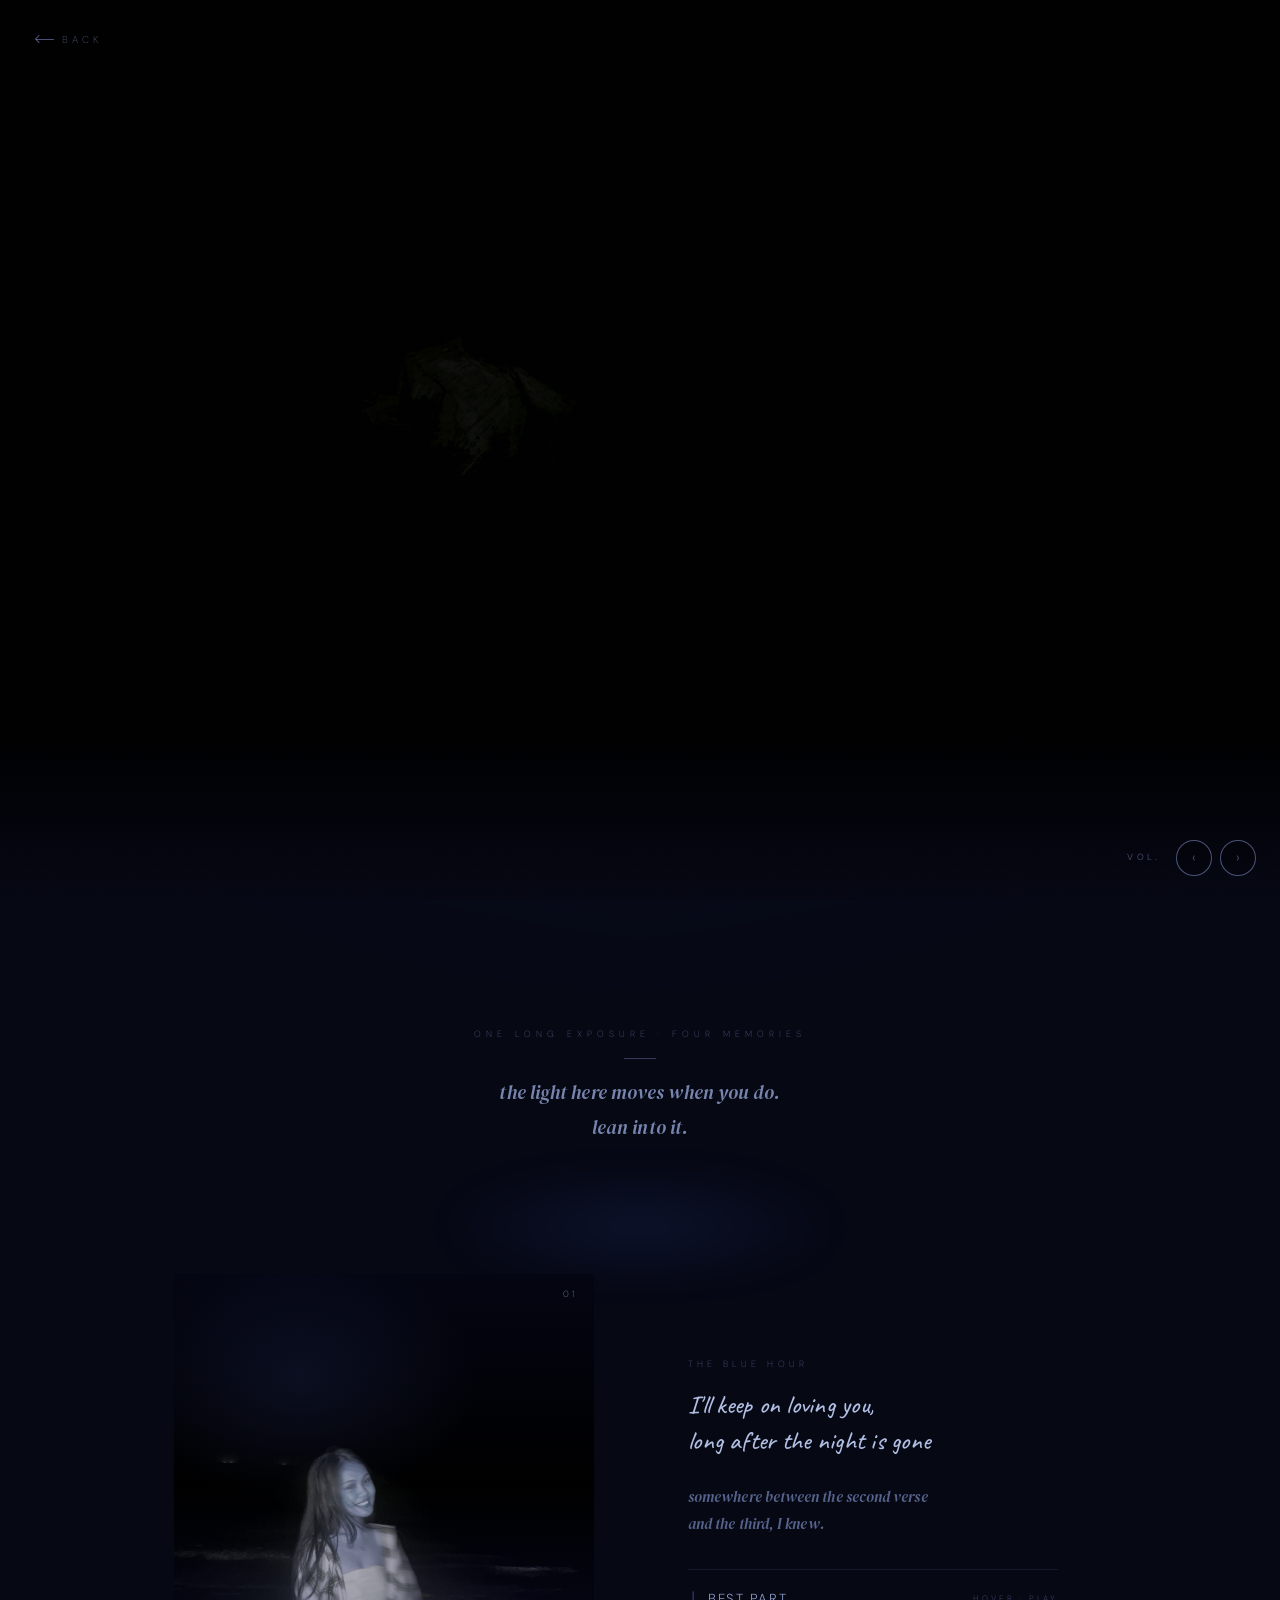
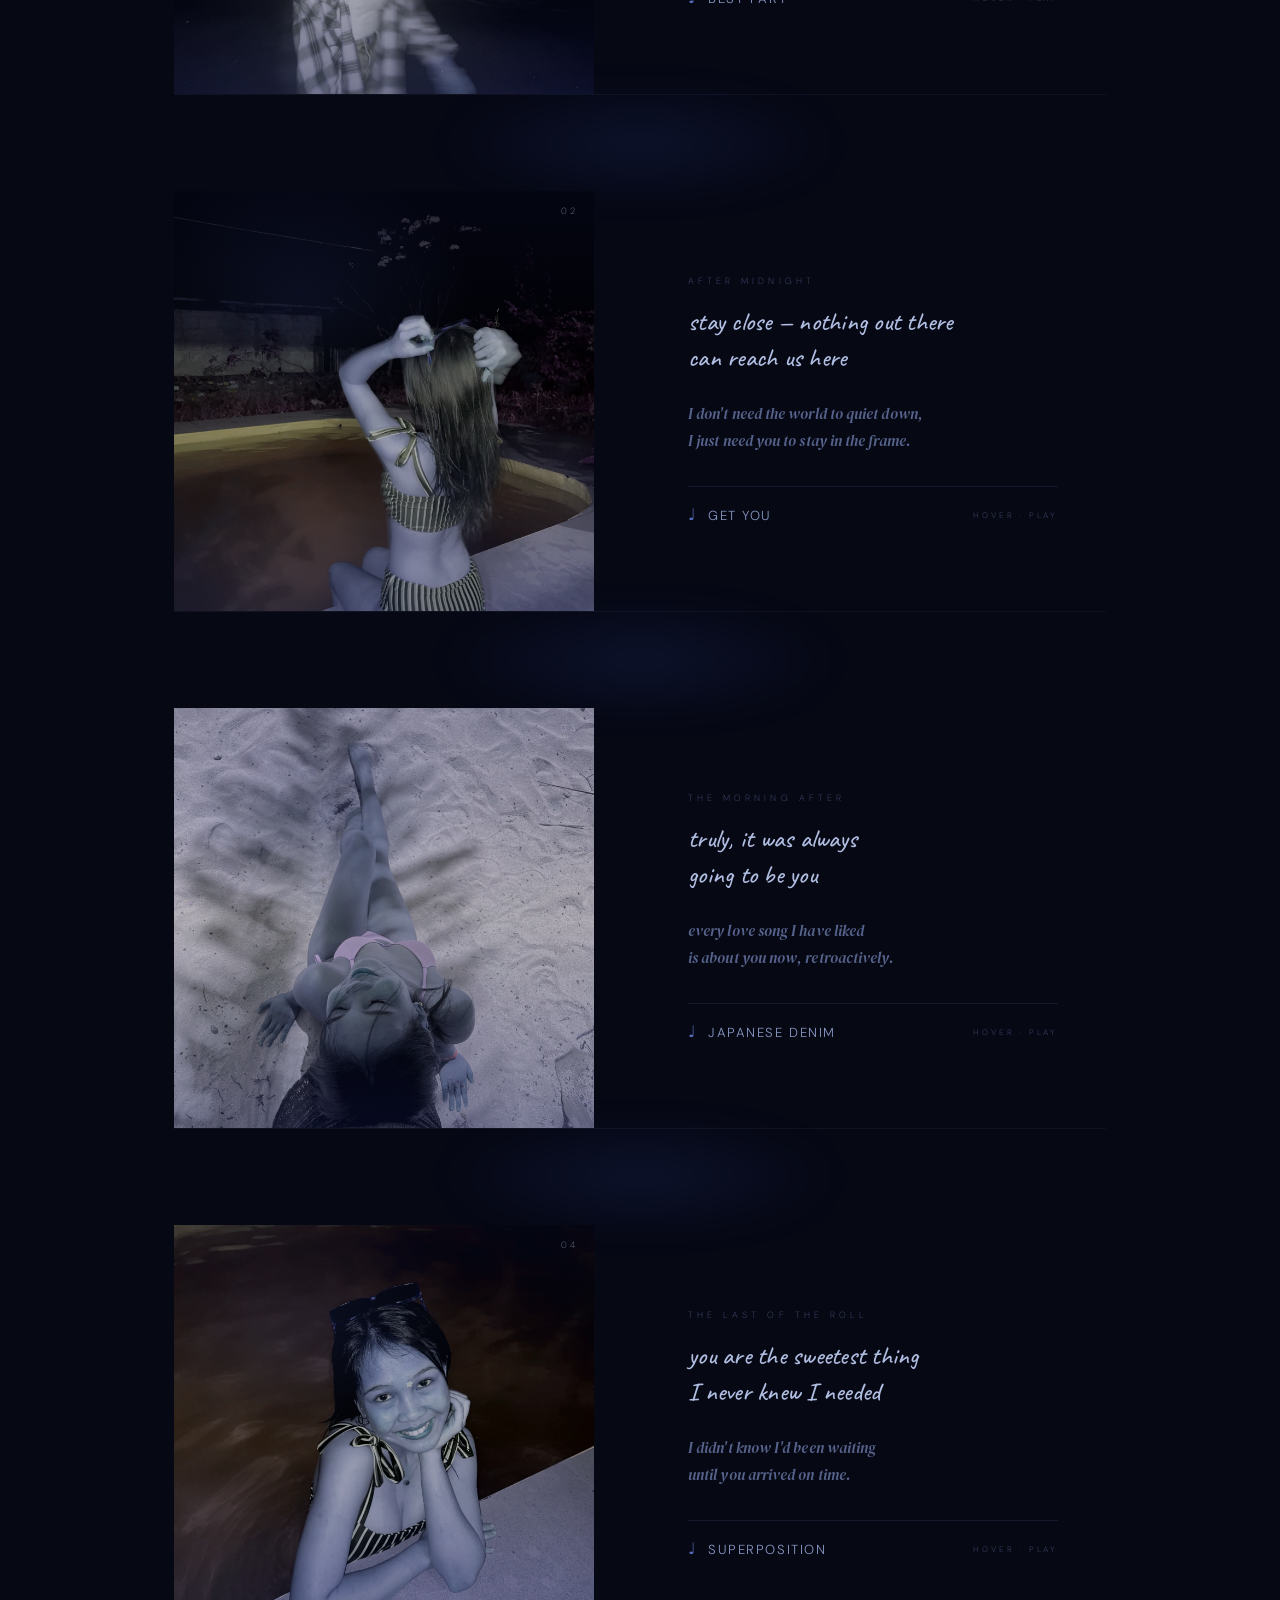
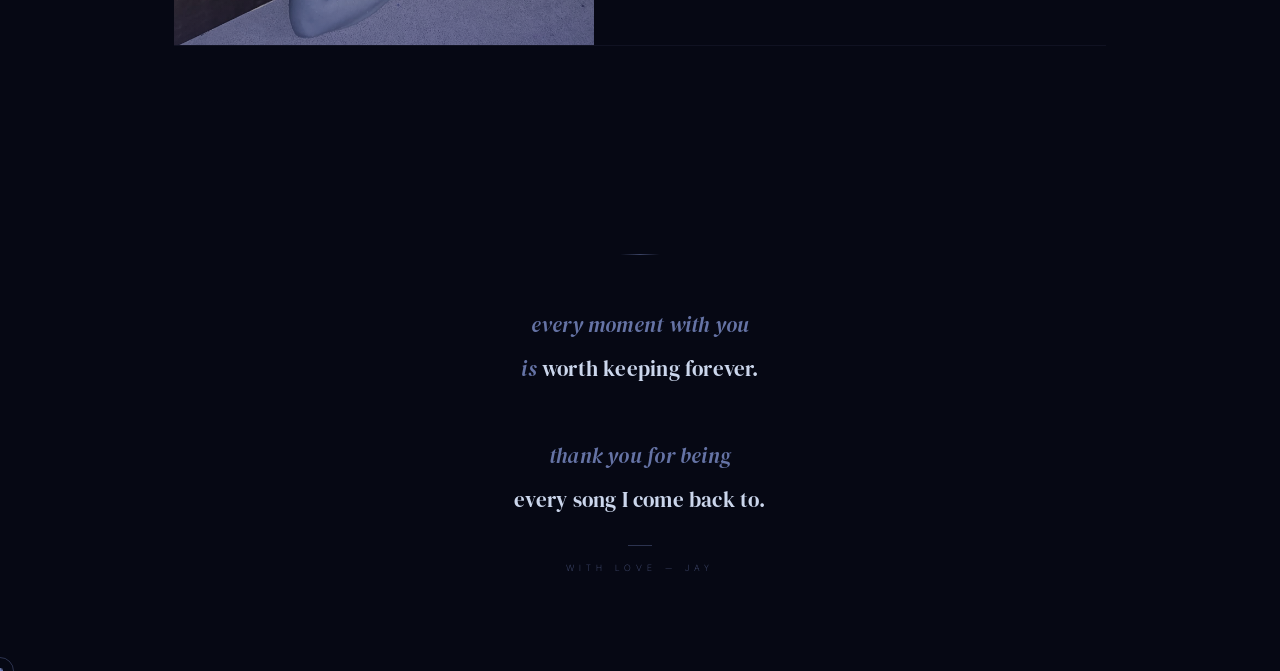
<file: vinyl 2.0/czarina-vol2.html>
<!DOCTYPE html>
<html lang="en">
<head>
<meta charset="UTF-8">
<meta name="viewport" content="width=device-width, initial-scale=1.0">
<meta name="theme-color" content="#060814">
<title>for Czarina — Vol. II · Daniel Caesar</title>
<meta name="description" content="Vol. II — Daniel Caesar. One long exposure, the colour of a blue hour.">

<link rel="preconnect" href="https://fonts.googleapis.com">
<link rel="preconnect" href="https://fonts.gstatic.com" crossorigin>
<link href="https://fonts.googleapis.com/css2?family=Caveat:wght@400;500&family=DM+Sans:ital,opsz,wght@0,9..40,200;0,9..40,300;1,9..40,200&family=DM+Serif+Display:ital@0;1&display=swap" rel="stylesheet">
<link rel="stylesheet" href="shared.css">

<style>
/* ═══════════════════════════════════════════════════════════
   VOL II — DANIEL CAESAR · one long exposure
═══════════════════════════════════════════════════════════ */
:root {
  --bg: #060814;
  --bg-deeper: #040510;
  --ink: #c8d4f0;
  --ink-soft: rgba(200,215,255,.75);
  --ink-ghost: rgba(160,180,255,.45);
  --accent: rgba(120,140,255,.9);
  --focus-color: rgba(180,200,255,.95);
  --cursor-bg: rgba(160,180,255,.7);
  --cursor-bg-hover: rgba(200,220,255,.95);
  --cursor-ring-color: rgba(160,180,255,.25);
  --cursor-ring-hover: rgba(160,180,255,.5);
  --preloader-bg: #060814;
  --preloader-accent: rgba(160,180,255,.3);
  --overlay-bg: #060814;
  --back-color: rgba(160,180,255,.45);
  --back-color-hover: rgba(200,220,255,.95);
  --grain-opacity: .08;
}

body {
  background: var(--bg);
  font-family: 'DM Sans', sans-serif;
  color: var(--ink);
  font-weight: 300;
}

/* ─── DEEP ATMOSPHERE ─────────────────── */
.atm-base {
  position: fixed; inset: 0; z-index: 0;
  background:
    radial-gradient(ellipse 100% 90% at 50% 25%,
      #0d1035 0%, #080a22 45%, #040510 80%);
}

.atm-photo {
  position: fixed; inset: 0; z-index: 1;
}
.atm-photo img {
  width: 100%; height: 100%;
  object-fit: cover;
  filter: brightness(.45) saturate(.55) hue-rotate(215deg) contrast(1.08);
  opacity: .75;
}
.atm-photo::after {
  content: '';
  position: absolute; inset: 0;
  background: linear-gradient(180deg, rgba(6,8,20,.7) 0%, rgba(6,8,20,.3) 35%, rgba(6,8,20,.9) 100%);
  pointer-events: none;
}

/* ─── AURORA POOL (cursor-reactive) ────
   A large, soft indigo glow that eases toward the cursor.
   Position is driven by JS via --aur-x / --aur-y. */
.aurora {
  position: fixed;
  top: var(--aur-y, 50%);
  left: var(--aur-x, 50%);
  transform: translate(-50%, -50%);
  width: 900px;
  height: 900px;
  border-radius: 50%;
  pointer-events: none;
  z-index: 3;
  background: radial-gradient(circle,
    rgba(80,110,255,.22) 0%,
    rgba(50,70,200,.14) 28%,
    rgba(40,50,140,.06) 54%,
    transparent 72%);
  filter: blur(30px);
  mix-blend-mode: screen;
  opacity: .85;
  transition: opacity var(--dur-slow) var(--ease-out);
  will-change: top, left;
}
.aurora.is-bright {
  opacity: 1;
  background: radial-gradient(circle,
    rgba(110,140,255,.3) 0%,
    rgba(70,100,220,.18) 28%,
    rgba(50,60,160,.08) 54%,
    transparent 72%);
}

/* Secondary deep-pool behind the aurora — different speed, different size */
.aurora-deep {
  position: fixed;
  top: var(--aur-y-deep, 50%);
  left: var(--aur-x-deep, 50%);
  transform: translate(-50%, -50%);
  width: 1400px;
  height: 1000px;
  border-radius: 50%;
  pointer-events: none;
  z-index: 2;
  background: radial-gradient(ellipse,
    rgba(30,45,150,.15) 0%,
    rgba(20,30,100,.07) 45%,
    transparent 75%);
  filter: blur(60px);
  mix-blend-mode: screen;
  opacity: .7;
  will-change: top, left;
}

/* Page vignette stays on top of everything ambient */
.atm-vign {
  position: fixed; inset: 0; z-index: 4;
  pointer-events: none;
  background:
    radial-gradient(ellipse 95% 80% at 50% 55%,
      transparent 38%, rgba(6,8,20,.6) 100%);
}

/* ─── HERO ─────────────────────────── */
.hero {
  position: relative; z-index: 10;
  width: 100%;
  min-height: 100vh;
  display: flex;
  align-items: center;
  justify-content: center;
  overflow: hidden;
  padding: var(--s-9) var(--s-6) var(--s-7);
}
.hero-img {
  position: absolute; inset: 0;
  background-image: url('images/bg2.webp');
  background-size: cover;
  background-position: center 30%;
  filter: brightness(.18) saturate(.3) hue-rotate(210deg) contrast(1.28);
  transform: scale(1.04);
  transition: transform 3s var(--ease-out);
}
.hero:hover .hero-img { transform: scale(1); }
.hero-fade {
  position: absolute;
  left: 0; right: 0; bottom: 0;
  height: 180px;
  background: linear-gradient(to bottom, transparent, var(--bg));
  z-index: 2;
}
.hero-content {
  position: relative; z-index: 3;
  text-align: center;
  opacity: 0;
  transform: translateY(20px);
  transition: opacity 1.2s var(--ease-out), transform 1.2s var(--ease-out);
}
.hero-content.is-on { opacity: 1; transform: translateY(0); }

.hero-eyebrow {
  font-size: 9px;
  font-weight: 200;
  letter-spacing: .6em;
  color: rgba(160,180,255,.58);
  text-transform: uppercase;
  margin-bottom: var(--s-5);
}
.hero-title {
  font-family: 'DM Serif Display', serif;
  font-style: italic;
  font-size: clamp(1.8rem, 5vw, 3.2rem);
  font-weight: 400;
  color: rgba(220,232,255,.95);
  letter-spacing: .02em;
  line-height: 1.1;
  margin: 0;
}
.hero-title::after {
  content: '';
  display: block;
  width: 32px; height: 1px;
  background: linear-gradient(90deg, transparent, rgba(160,180,255,.5), transparent);
  margin: var(--s-3) auto 0;
}
.hero-sub {
  font-family: 'DM Sans', sans-serif;
  font-style: italic;
  font-size: .92rem;
  font-weight: 200;
  color: rgba(160,180,255,.5);
  letter-spacing: .06em;
  margin-top: var(--s-4);
}

.scroll-hint {
  position: absolute;
  bottom: var(--s-7); left: 50%;
  transform: translateX(-50%);
  z-index: 4;
  display: flex;
  flex-direction: column;
  align-items: center;
  gap: 8px;
  opacity: 0;
  transition: opacity var(--dur-slow) var(--ease-out);
  animation: scroll-bob 2.8s ease-in-out infinite;
}
.scroll-hint.is-on { opacity: 1; }
.scroll-hint span {
  font-family: 'DM Sans', sans-serif;
  font-style: italic;
  font-size: .72rem;
  letter-spacing: .3em;
  color: rgba(160,180,255,.5);
  text-transform: lowercase;
}
.scroll-hint-line {
  width: 1px; height: 28px;
  background: linear-gradient(to bottom, rgba(160,180,255,.45), transparent);
}
@keyframes scroll-bob {
  0%, 100% { transform: translateX(-50%) translateY(0); }
  50%      { transform: translateX(-50%) translateY(6px); }
}

/* ─── EXPOSURE INTRO ─────────────────── */
.expo {
  position: relative; z-index: 10;
  max-width: 560px;
  margin: var(--s-9) auto 0;
  padding: var(--s-6) var(--s-5);
  text-align: center;
}
.expo-label {
  font-family: 'DM Sans', sans-serif;
  font-size: 9px;
  font-weight: 200;
  letter-spacing: .55em;
  color: rgba(160,180,255,.42);
  text-transform: uppercase;
  margin-bottom: var(--s-4);
}
.expo-rule {
  width: 32px; height: 1px;
  background: rgba(160,180,255,.3);
  margin: 0 auto var(--s-4);
}
.expo-text {
  font-family: 'DM Serif Display', serif;
  font-style: italic;
  font-size: clamp(1rem, 2.3vw, 1.2rem);
  line-height: 1.85;
  color: rgba(180,200,255,.65);
  letter-spacing: .005em;
}

/* ─── THE MEMORIES (stacked, alternating) ─── */
.memories {
  position: relative; z-index: 10;
  max-width: 980px;
  margin: var(--s-7) auto 0;
  padding: 0 var(--s-5);
  list-style: none;
}
.memory {
  position: relative;
  display: grid;
  grid-template-columns: 1fr 1fr;
  gap: 0;
  align-items: stretch;
  min-height: 380px;
  padding: var(--s-7) 0;
  border-top: 1px solid rgba(160,180,255,.08);
}
.memory:last-child {
  border-bottom: 1px solid rgba(160,180,255,.08);
}

/* The bleed between cards — an indigo gradient that overlaps from one card to the next */
.memory::before {
  content: '';
  position: absolute;
  top: -50px;
  left: 30%; right: 30%;
  height: 100px;
  background: radial-gradient(ellipse,
    rgba(80,110,255,.12) 0%,
    rgba(80,110,255,.04) 50%,
    transparent 80%);
  pointer-events: none;
  filter: blur(20px);
  opacity: 0;
  transition: opacity 1s var(--ease-out);
}
.memory.is-revealed::before { opacity: 1; }

/* Photo side */
.memory-photo {
  position: relative;
  overflow: hidden;
  aspect-ratio: 1 / 1;
  background: #040510;
  max-width: 420px;
}
.memory-photo img {
  width: 100%; height: 100%;
  object-fit: cover;
  filter: brightness(.7) saturate(.55) hue-rotate(210deg) contrast(1.12);
  transition: filter var(--dur-slow) var(--ease-out),
              transform 1.8s var(--ease-out);
}
.memory:hover .memory-photo img,
.memory.is-active .memory-photo img {
  filter: brightness(.95) saturate(.75) hue-rotate(205deg) contrast(1.04);
  transform: scale(1.025);
}
/* Indigo tint overlay on photo */
.memory-photo::after {
  content: '';
  position: absolute; inset: 0;
  background:
    linear-gradient(180deg, rgba(20,30,100,.18) 0%, transparent 50%, rgba(20,30,100,.3) 100%),
    radial-gradient(ellipse 70% 50% at 30% 25%, rgba(100,130,255,.1) 0%, transparent 60%);
  pointer-events: none;
  z-index: 1;
}
/* Light-leak stripe on hover */
.memory-photo::before {
  content: '';
  position: absolute;
  top: 0; bottom: 0;
  left: -30%;
  width: 30%;
  background: linear-gradient(90deg,
    transparent 0%,
    rgba(140,180,255,.12) 50%,
    transparent 100%);
  transition: left 1.2s var(--ease-out);
  z-index: 2;
  pointer-events: none;
}
.memory:hover .memory-photo::before,
.memory.is-active .memory-photo::before { left: 130%; }

.memory-photo-num {
  position: absolute;
  top: 14px; right: 16px;
  font-family: 'DM Sans', sans-serif;
  font-size: 9px;
  font-weight: 200;
  letter-spacing: .35em;
  color: rgba(200,215,255,.55);
  z-index: 3;
}
.memory-photo-ph {
  position: absolute; inset: 0;
  display: none;
  flex-direction: column;
  align-items: center;
  justify-content: center;
  background: #060818;
  z-index: 1;
}
.memory-photo-ph span {
  font-size: .58rem;
  color: rgba(160,180,255,.28);
  letter-spacing: .25em;
}

/* Text side */
.memory-text {
  display: flex;
  flex-direction: column;
  justify-content: center;
  padding: var(--s-6) var(--s-7);
  min-width: 0;
}
.memory-time {
  font-family: 'DM Sans', sans-serif;
  font-size: 9px;
  font-weight: 200;
  letter-spacing: .45em;
  color: rgba(160,180,255,.42);
  text-transform: uppercase;
  margin-bottom: var(--s-4);
}
.memory-caption {
  font-family: 'Caveat', cursive;
  font-size: clamp(1.2rem, 3vw, 1.6rem);
  color: rgba(200,215,255,.88);
  line-height: 1.4;
  letter-spacing: .01em;
  margin-bottom: var(--s-5);
  font-weight: 500;
}
.memory-lyric {
  font-family: 'DM Serif Display', serif;
  font-style: italic;
  font-size: .95rem;
  color: rgba(140,160,220,.6);
  line-height: 1.8;
  margin-bottom: var(--s-6);
  letter-spacing: .005em;
  max-width: 340px;
}
.memory-song {
  display: flex;
  align-items: center;
  gap: var(--s-3);
  padding-top: var(--s-4);
  border-top: 1px solid rgba(160,180,255,.1);
}
.memory-song-mark {
  font-size: 1rem;
  color: rgba(120,150,255,.7);
}
.memory-song-title {
  font-family: 'DM Sans', sans-serif;
  font-size: .82rem;
  letter-spacing: .12em;
  color: rgba(180,200,255,.75);
  text-transform: uppercase;
  transition: color var(--dur-med) var(--ease-out);
}
.memory:hover .memory-song-title,
.memory.is-active .memory-song-title { color: rgba(220,230,255,1); }
.memory-song-hint {
  margin-left: auto;
  font-family: 'DM Sans', sans-serif;
  font-size: 8px;
  letter-spacing: .35em;
  color: rgba(160,180,255,.3);
  text-transform: uppercase;
  transition: color var(--dur-med) var(--ease-out);
}
.memory:hover .memory-song-hint,
.memory.is-active .memory-song-hint { color: rgba(180,200,255,.65); }

/* Spotify drawer spans full card width at the bottom */
.memory-sp {
  grid-column: 1 / -1;
  max-height: 0;
  overflow: hidden;
  transition: max-height var(--dur-med) var(--ease-in-out);
  background: rgba(4,5,16,.9);
  border-top: 1px solid rgba(160,180,255,.08);
}
.memory:hover .memory-sp,
.memory.is-active .memory-sp { max-height: 100px; }
.memory-sp iframe { width: 100%; border: none; display: block; }

/* Alternate sides */
.memory:nth-child(even) .memory-photo { order: 2; margin-left: auto; }
.memory:nth-child(even) .memory-text  { order: 1; text-align: right; }
.memory:nth-child(even) .memory-text .memory-lyric { margin-left: auto; }
.memory:nth-child(even) .memory-song { flex-direction: row-reverse; }
.memory:nth-child(even) .memory-song-hint { margin-left: 0; margin-right: auto; }

/* Make the whole memory a button — clickable for touch, focusable for keyboard */
.memory.as-btn {
  border: none;
  background: transparent;
  color: inherit;
  font: inherit;
  text-align: inherit;
  cursor: pointer;
  width: 100%;
}
.memory.as-btn:focus-visible {
  outline: 2px solid var(--focus-color);
  outline-offset: 4px;
}

/* ─── CLOSING ───────────────────── */
.closing {
  position: relative; z-index: 10;
  max-width: var(--container-narrow);
  margin: var(--s-9) auto 0;
  padding: var(--s-8) var(--s-6) var(--s-9);
  text-align: center;
}
.closing-rule {
  width: 40px; height: 1px;
  background: linear-gradient(90deg, transparent, rgba(160,180,255,.35), transparent);
  margin: 0 auto var(--s-7);
}
.closing-quote {
  font-family: 'DM Serif Display', serif;
  font-style: italic;
  font-size: clamp(1.05rem, 2.5vw, 1.3rem);
  color: rgba(160,180,255,.62);
  line-height: 2.1;
  margin-bottom: var(--s-5);
  letter-spacing: .01em;
}
.closing-quote em {
  font-style: normal;
  color: rgba(220,232,255,.92);
}
.closing-divider {
  width: 24px; height: 1px;
  background: rgba(160,180,255,.25);
  margin: 0 auto var(--s-4);
}
.closing-sig {
  font-family: 'DM Sans', sans-serif;
  font-size: 9px;
  font-weight: 200;
  letter-spacing: .55em;
  color: rgba(160,180,255,.45);
  text-transform: uppercase;
}

/* ─── MOBILE ────────────────────── */
@media (max-width: 620px) {
  .hero { min-height: 80vh; }
  .memory {
    grid-template-columns: 1fr;
    min-height: 0;
    padding: var(--s-5) 0;
  }
  .memory-photo { max-width: 100%; aspect-ratio: 4 / 3; }
  .memory-text { padding: var(--s-5) var(--s-4); }
  .memory:nth-child(even) .memory-photo { order: 1; margin-left: 0; }
  .memory:nth-child(even) .memory-text  { order: 2; text-align: left; }
  .memory:nth-child(even) .memory-text .memory-lyric { margin-left: 0; }
  .memory:nth-child(even) .memory-song { flex-direction: row; }
  .memory:nth-child(even) .memory-song-hint { margin-left: auto; margin-right: 0; }
  /* Hide the giant aurora pool on mobile — perf + it crowds the layout */
  .aurora { width: 600px; height: 600px; opacity: .6; }
  .aurora-deep { display: none; }
}

/* ─── REDUCED MOTION ─────────── */
@media (prefers-reduced-motion: reduce) {
  .aurora, .aurora-deep {
    transition: none;
  }
  .memory::before { opacity: 1; transition: none; }
  .memory-photo::before { display: none; }
}
</style>
</head>
<body>

<a href="#main" class="skip-link">Skip to content</a>

<!-- Preloader -->
<div class="preloader" aria-hidden="true">
  <div style="font-family:'DM Serif Display',serif;font-style:italic;font-size:1.3rem;color:rgba(160,180,255,.5);letter-spacing:.04em;">Daniel Caesar</div>
  <div style="font-size:.58rem;font-weight:200;letter-spacing:.55em;color:rgba(160,180,255,.3);text-transform:uppercase;">exposing</div>
  <div class="preloader-bar"></div>
</div>

<!-- Atmosphere -->
<div class="atm-base" aria-hidden="true"></div>
<div class="atm-photo" aria-hidden="true">
  <img src="images/bg2.webp" alt="" loading="lazy" decoding="async"
       onerror="this.style.display='none'">
</div>
<div class="aurora-deep" id="auroraDeep" aria-hidden="true"></div>
<div class="aurora" id="aurora" aria-hidden="true"></div>
<div class="atm-vign" aria-hidden="true"></div>
<div class="grain" aria-hidden="true"></div>
<div class="page-overlay" aria-hidden="true"></div>

<!-- Back -->
<button class="back-btn" data-action="back" data-href="index.html"
        aria-label="Back to collection">
  <span class="back-arrow" aria-hidden="true"></span>back
</button>

<!-- Hero -->
<header class="hero">
  <div class="hero-img" aria-hidden="true"></div>
  <div class="hero-fade" aria-hidden="true"></div>

  <div class="hero-content" id="heroContent">
    <p class="hero-eyebrow">Vol. II · To Czarina</p>
    <h1 class="hero-title">Daniel Caesar</h1>
    <p class="hero-sub">one long exposure, the colour of a blue hour</p>
  </div>

  <div class="scroll-hint" id="scrollHint" aria-hidden="true">
    <span>move — the light follows</span>
    <div class="scroll-hint-line"></div>
  </div>
</header>

<!-- Main -->
<main id="main">
  <section class="expo js-reveal" aria-labelledby="expo-heading">
    <p class="expo-label">one long exposure · four memories</p>
    <div class="expo-rule" aria-hidden="true"></div>
    <p id="expo-heading" class="expo-text">
      the light here moves when you do.<br>
      lean into it.
    </p>
  </section>

  <ul class="memories" id="memories"></ul>

  <aside class="closing js-reveal">
    <div class="closing-rule" aria-hidden="true"></div>
    <p class="closing-quote">
      every moment with you<br>
      is <em>worth keeping forever.</em><br><br>
      thank you for being<br>
      <em>every song I come back to.</em>
    </p>
    <div class="closing-divider" aria-hidden="true"></div>
    <p class="closing-sig">with love — Jay</p>
  </aside>
</main>

<!-- Volume nav -->
<nav class="vol-nav" aria-label="Volume navigation">
  <span class="vol-nav-label">vol.</span>
  <button type="button" data-vol-prev aria-label="Previous volume">‹</button>
  <button type="button" data-vol-next aria-label="Next volume">›</button>
</nav>

<script src="shared.js"></script>
<script>
'use strict';

(function() {
const {
  qs, qsa, esc,
  prefersReducedMotion, isTouch,
  managedRaf, initHeroReveal,
  buildSpotifyEmbed, initExclusiveActive,
} = window.CzarinaSystem;

/* ─── DATA ─── */
const MEMORIES = [
  {
    num: '01',
    time: 'the blue hour',
    photo: 'images/photo1.jpeg',
    phTxt: 'photo 01',
    caption: "I'll keep on loving you,\nlong after the night is gone",
    lyric: 'somewhere between the second verse\nand the third, I knew.',
    song: 'Best Part',
    spotify: 'https://open.spotify.com/embed/track/6CVciPxACaLYZfx49VGSPy?utm_source=generator',
  },
  {
    num: '02',
    time: 'after midnight',
    photo: 'images/photo2.jpeg',
    phTxt: 'photo 02',
    caption: 'stay close — nothing out there\ncan reach us here',
    lyric: "I don't need the world to quiet down,\nI just need you to stay in the frame.",
    song: 'Get You',
    spotify: 'https://open.spotify.com/embed/track/2XjoHA58XD0t3qye8bYGU8?utm_source=generator',
  },
  {
    num: '03',
    time: 'the morning after',
    photo: 'images/photo3.jpeg',
    phTxt: 'photo 03',
    caption: 'truly, it was always\ngoing to be you',
    lyric: 'every love song I have liked\nis about you now, retroactively.',
    song: 'Japanese Denim',
    spotify: null,
  },
  {
    num: '04',
    time: 'the last of the roll',
    photo: 'images/photo4.jpeg',
    phTxt: 'photo 04',
    caption: 'you are the sweetest thing\nI never knew I needed',
    lyric: "I didn't know I'd been waiting\nuntil you arrived on time.",
    song: 'Superposition',
    spotify: null,
  },
];

/* ─── BUILD ─── */
qs('#memories').innerHTML = MEMORIES.map((m, i) => {
  return `
    <li>
      <div class="memory js-reveal as-btn" tabindex="0" role="button"
           data-interactive data-song="${esc(m.song)}"
           aria-label="Memory ${esc(m.num)}: ${esc(m.song)} — press Enter to play">
        <div class="memory-photo">
          <img src="${esc(m.photo)}" alt="A photograph in blue-hour tones, memory ${esc(m.num)}"
               loading="lazy" decoding="async"
               onerror="this.style.display='none';this.nextElementSibling.nextElementSibling.style.display='flex'">
          <span class="memory-photo-num" aria-hidden="true">${esc(m.num)}</span>
          <div class="memory-photo-ph" aria-hidden="true"><span>${esc(m.phTxt)}</span></div>
        </div>
        <div class="memory-text">
          <p class="memory-time">${esc(m.time)}</p>
          <p class="memory-caption">${esc(m.caption).replace(/\n/g, '<br>')}</p>
          <p class="memory-lyric">${esc(m.lyric).replace(/\n/g, '<br>')}</p>
          <div class="memory-song">
            <span class="memory-song-mark" aria-hidden="true">♩</span>
            <span class="memory-song-title">${esc(m.song)}</span>
            <span class="memory-song-hint">hover · play</span>
          </div>
        </div>
        <div class="memory-sp">${buildSpotifyEmbed(m.spotify, m.song)}</div>
      </div>
    </li>`;
}).join('');

/* Update hint text for touch devices — "hover · play" makes no sense on mobile */
if (isTouch()) {
  qsa('.memory-song-hint').forEach(el => { el.textContent = 'tap · play'; });
}

/* ─── AURORA: cursor-reactive pool + deeper secondary ───
   Smooth ease toward target via rAF. Skipped under reduced motion. */
const aurora = qs('#aurora');
const deep = qs('#auroraDeep');

let targetX = window.innerWidth / 2;
let targetY = window.innerHeight / 2;
let curX = targetX, curY = targetY;
let deepX = targetX, deepY = targetY;
let lastMove = Date.now();

if (!prefersReducedMotion()) {
  // Shared rAF loop — used by both desktop and touch paths
  const auroraLoop = managedRaf(function auroraTick() {
    curX  += (targetX - curX)  * 0.08;
    curY  += (targetY - curY)  * 0.08;
    deepX += (targetX - deepX) * 0.035;
    deepY += (targetY - deepY) * 0.035;

    aurora.style.setProperty('--aur-x',      curX  + 'px');
    aurora.style.setProperty('--aur-y',      curY  + 'px');
    deep.style.setProperty('--aur-x-deep',   deepX + 'px');
    deep.style.setProperty('--aur-y-deep',   deepY + 'px');

    // Idle orbit when no movement for 2s — applies on both desktop and touch
    if (Date.now() - lastMove > 2000) {
      const t = Date.now() * 0.0004;
      targetX = window.innerWidth  * 0.5 + Math.cos(t) * 140;
      targetY = window.innerHeight * 0.5 + Math.sin(t * 0.7) * 100;
    }
  });

  if (!isTouch()) {
    // Desktop: aurora follows cursor via pointermove
    document.addEventListener('pointermove', e => {
      targetX = e.clientX;
      targetY = e.clientY;
      lastMove = Date.now();
    }, { passive: true });
  } else {
    // Touch: aurora follows finger via touchmove.
    // { passive: true } guarantees scrolling is never blocked.
    // On touchend, lastMove is set to 0 so the idle orbit resumes
    // immediately — the aurora drifts away as the finger lifts,
    // which mirrors the feeling of releasing a glowing object.
    document.addEventListener('touchmove', e => {
      if (e.touches.length !== 1) return; // ignore multi-touch
      targetX = e.touches[0].clientX;
      targetY = e.touches[0].clientY;
      lastMove = Date.now();
    }, { passive: true });

    document.addEventListener('touchend', () => {
      // Expire lastMove so the orbit kicks in immediately on lift
      lastMove = 0;
    }, { passive: true });
  }

  auroraLoop.start();
} else {
  // Reduced motion: static centered aurora, no animation
  aurora.style.setProperty('--aur-x', '50%');
  aurora.style.setProperty('--aur-y', '50%');
  deep.style.setProperty('--aur-x-deep', '50%');
  deep.style.setProperty('--aur-y-deep', '50%');
}

/* ─── AURORA BRIGHTENS ON HOVER/FOCUS (desktop) ─── */
qsa('.memory').forEach(m => {
  m.addEventListener('mouseenter', () => aurora.classList.add('is-bright'));
  m.addEventListener('mouseleave', () => aurora.classList.remove('is-bright'));
  m.addEventListener('focusin',   () => aurora.classList.add('is-bright'));
  m.addEventListener('focusout',  () => aurora.classList.remove('is-bright'));
});

/* ─── TOUCH / KEYBOARD TOGGLE ─── */
// onActivate mirrors aurora brightening on touch so tapping a memory
// produces the same is-bright effect that desktop hover does.
initExclusiveActive('.memory', {
  keyboard: true,
  onActivate: (el, isOn) => {
    if (isOn) aurora.classList.add('is-bright');
    else       aurora.classList.remove('is-bright');
  },
});

/* ─── HERO REVEAL ─── */
initHeroReveal({
  duration: 1400,
  reveals: [
    { el: qs('#heroContent') },
    { el: qs('#scrollHint'), delay: 700 },
  ],
});

})();
</script>
</body>
</html>
</file>
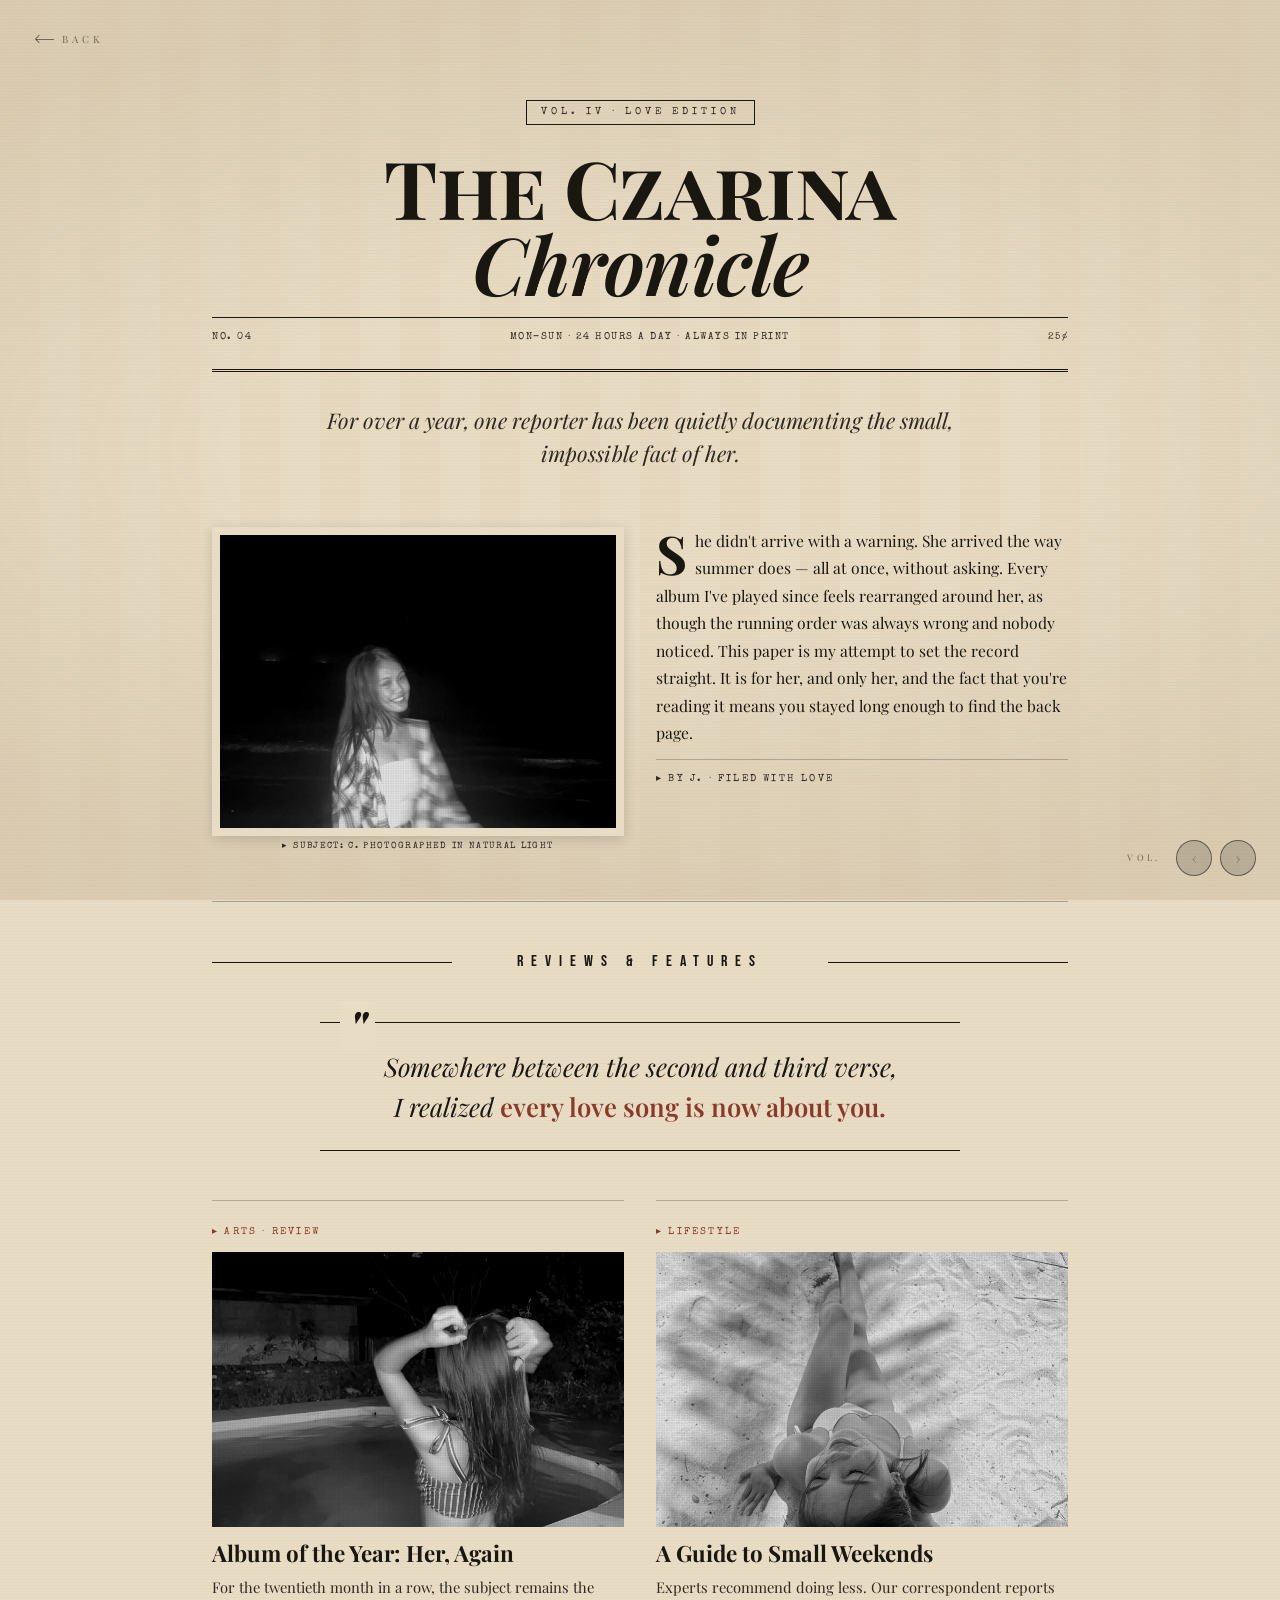
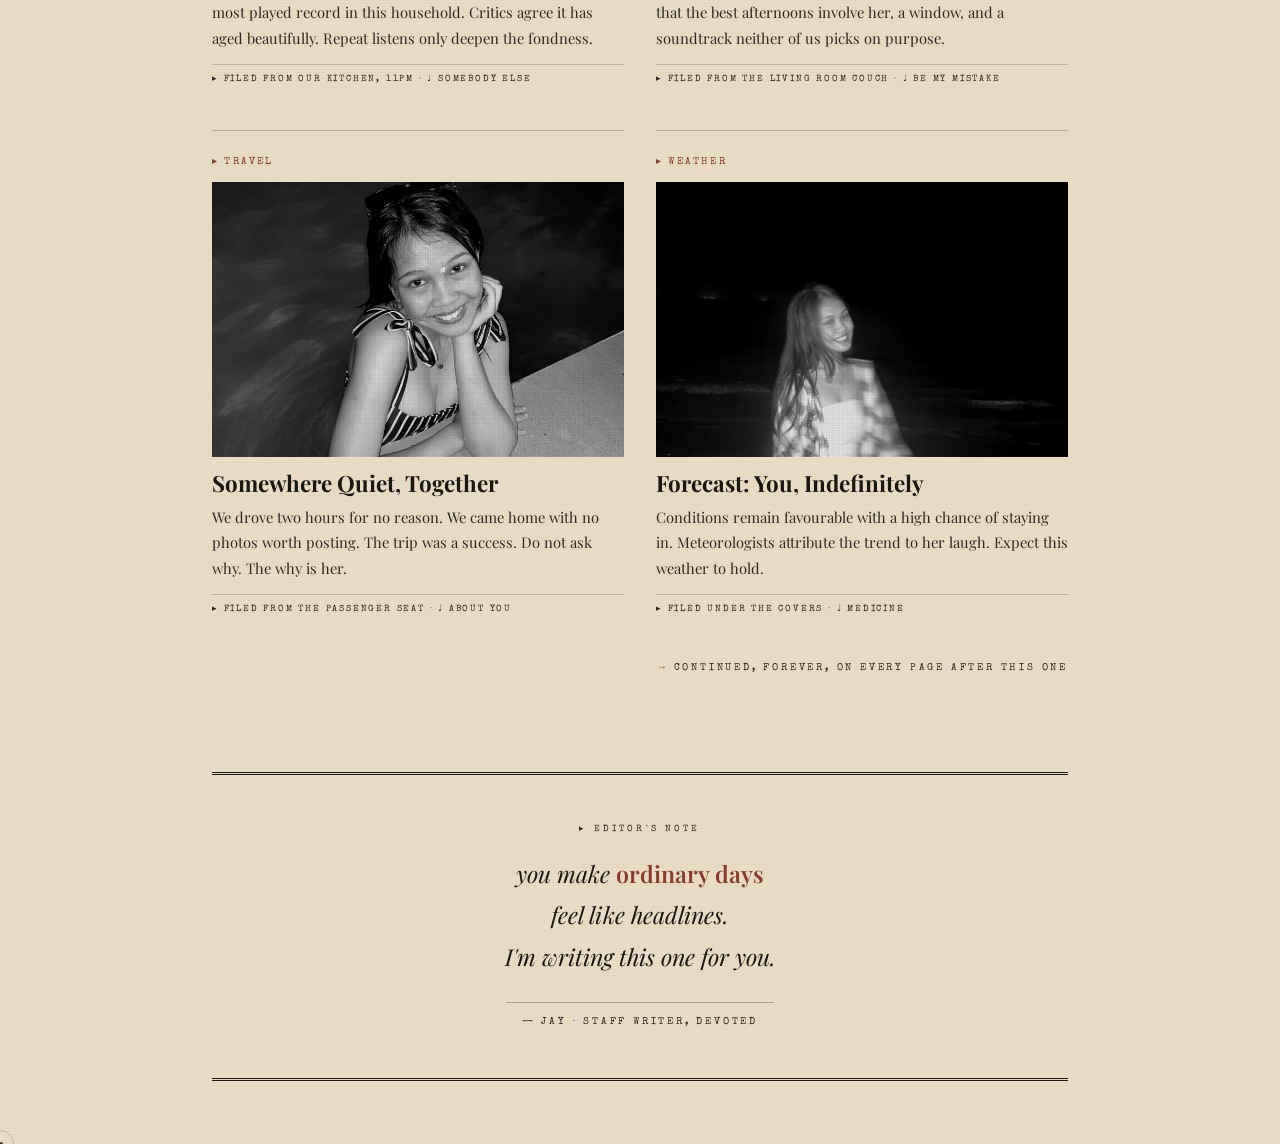
<file: vinyl 2.0/czarina-vol4.html>
<!DOCTYPE html>
<html lang="en">
<head>
<meta charset="UTF-8">
<meta name="viewport" content="width=device-width, initial-scale=1.0">
<meta name="theme-color" content="#1a1610">
<title>for Czarina — Vol. IV · The 1975</title>
<meta name="description" content="Vol. IV — The 1975. The Czarina Chronicle, a love letter in newsprint.">

<link rel="preconnect" href="https://fonts.googleapis.com">
<link rel="preconnect" href="https://fonts.gstatic.com" crossorigin>
<link href="https://fonts.googleapis.com/css2?family=Bebas+Neue&family=Playfair+Display:ital,wght@0,400;0,600;0,700;1,400;1,600&family=Special+Elite&family=DM+Sans:ital,wght@0,300;0,400;1,300&display=swap" rel="stylesheet">
<link rel="stylesheet" href="shared.css">

<style>
/* ═══════════════════════════════════════════════════════════
   VOL IV — THE 1975 · The Czarina Chronicle
═══════════════════════════════════════════════════════════ */
:root {
  --paper: #e8dcc4;
  --paper-warm: #d9cba8;
  --ink: #1a1610;
  --ink-soft: #2e2820;
  --accent: #8a3a2a;
  --bg: #1a1610;

  --focus-color: #1a1610;
  --cursor-bg: rgba(26,22,16,.85);
  --cursor-bg-hover: rgba(26,22,16,1);
  --cursor-ring-color: rgba(26,22,16,.2);
  --cursor-ring-hover: rgba(26,22,16,.5);
  --preloader-bg: #e8dcc4;
  --preloader-accent: rgba(26,22,16,.35);
  --overlay-bg: #1a1610;
  --back-color: rgba(26,22,16,.55);
  --back-color-hover: #1a1610;
  --grain-opacity: .18;
  --grain-mix: multiply;
}

body {
  background:
    repeating-linear-gradient(0deg,
      rgba(120,90,50,.03) 0px, rgba(120,90,50,.03) 1px,
      transparent 1px, transparent 3px),
    var(--paper);
  font-family: 'Playfair Display', serif;
  color: var(--ink);
}

/* Paper texture overlay */
.paper-tex {
  position: fixed; inset: 0; z-index: 1;
  pointer-events: none;
  background-image:
    radial-gradient(ellipse 80% 50% at 50% 50%, transparent 40%, rgba(120,90,50,.1) 100%),
    repeating-linear-gradient(90deg,
      rgba(180,140,80,.02) 0px, rgba(180,140,80,.02) 40px,
      transparent 40px, transparent 80px);
  mix-blend-mode: multiply;
}

/* ─── NEWSPAPER LAYOUT ────────────── */
.paper {
  position: relative; z-index: 10;
  max-width: 920px;
  margin: 0 auto;
  padding: var(--s-9) var(--s-6) var(--s-8);
}

/* ─── MASTHEAD ───────────────────── */
.masthead {
  border-bottom: 3px double var(--ink);
  padding-bottom: var(--s-5);
  margin-bottom: var(--s-6);
  text-align: center;
  position: relative;
}
.masthead-eye {
  display: inline-block;
  font-family: 'Special Elite', 'Courier New', monospace;
  font-size: 10px;
  letter-spacing: .4em;
  color: var(--ink-soft);
  text-transform: uppercase;
  padding: 4px 14px;
  border: 1px solid var(--ink);
  margin-bottom: var(--s-5);
}
.masthead-title {
  font-family: 'Playfair Display', serif;
  font-weight: 700;
  font-size: clamp(2.8rem, 8vw, 5rem);
  color: var(--ink);
  letter-spacing: -.01em;
  line-height: .95;
  margin: 0;
  font-variant: small-caps;
}
.masthead-title em {
  font-family: 'Playfair Display', serif;
  font-weight: 600;
  font-style: italic;
  font-variant: normal;
}
.masthead-meta {
  display: flex;
  align-items: center;
  justify-content: space-between;
  margin-top: var(--s-4);
  padding-top: var(--s-3);
  border-top: 1px solid var(--ink);
  font-family: 'Special Elite', monospace;
  font-size: 10px;
  letter-spacing: .15em;
  color: var(--ink-soft);
  text-transform: uppercase;
}
.masthead-meta .ctr { text-align: center; flex: 1; }

/* ─── LEAD STORY ────────────────── */
.lead {
  border-bottom: 1px solid rgba(26,22,16,.3);
  padding-bottom: var(--s-7);
  margin-bottom: var(--s-7);
  display: grid;
  grid-template-columns: 1fr 1fr;
  gap: var(--s-6);
  align-items: start;
}
.lead-deck {
  grid-column: 1/-1;
  font-family: 'Playfair Display', serif;
  font-style: italic;
  font-size: clamp(1.1rem, 2.4vw, 1.35rem);
  line-height: 1.55;
  color: var(--ink-soft);
  margin-bottom: var(--s-5);
  text-align: center;
  max-width: 640px;
  margin-left: auto; margin-right: auto;
}
.lead-img {
  border: 8px solid var(--paper);
  box-shadow: 0 3px 12px rgba(0,0,0,.15);
  aspect-ratio: 4 / 3;
  overflow: hidden;
  position: relative;
  background: #1a1610;
}
.lead-img img {
  width: 100%; height: 100%;
  object-fit: cover;
  filter: grayscale(1) contrast(1.15) brightness(.88);
  transition: filter var(--dur-med) var(--ease-out);
}
.lead-img:hover img { filter: grayscale(1) contrast(1.06) brightness(.97); }
.lead-img::after {
  content: '';
  position: absolute; inset: 0;
  background-image:
    radial-gradient(circle at 1px 1px, rgba(0,0,0,.25) .5px, transparent 1px);
  background-size: 2.5px 2.5px;
  mix-blend-mode: multiply;
  opacity: .35;
}
.lead-img-ph {
  position: absolute; inset: 0;
  display: none;
  flex-direction: column;
  align-items: center; justify-content: center;
  color: rgba(232,220,196,.3);
  font-size: .55rem;
  letter-spacing: .25em;
  font-family: 'Special Elite', monospace;
}
.lead-img-cap {
  font-family: 'Special Elite', monospace;
  font-size: 9px;
  letter-spacing: .15em;
  color: var(--ink-soft);
  text-align: center;
  margin-top: 4px;
  text-transform: uppercase;
}
.lead-body {
  font-family: 'Playfair Display', serif;
  font-size: .98rem;
  line-height: 1.75;
  color: var(--ink);
  column-count: 1;
}
.lead-body::first-letter {
  font-family: 'Playfair Display', serif;
  font-weight: 700;
  font-size: 3.4em;
  float: left;
  line-height: .82;
  margin: 4px 8px 0 0;
  color: var(--ink);
}
.lead-byline {
  font-family: 'Special Elite', monospace;
  font-size: 10px;
  letter-spacing: .22em;
  color: var(--ink-soft);
  text-transform: uppercase;
  margin-top: var(--s-3);
  padding-top: var(--s-3);
  border-top: 1px solid rgba(26,22,16,.25);
}

/* ─── SECTION DIVIDER ───────────── */
.section-div {
  text-align: center;
  margin: var(--s-6) 0;
  font-family: 'Bebas Neue', sans-serif;
  font-size: 1rem;
  letter-spacing: .5em;
  color: var(--ink);
  text-transform: uppercase;
  position: relative;
}
.section-div::before,
.section-div::after {
  content: '';
  position: absolute;
  top: 50%;
  width: 28%;
  height: 1px;
  background: var(--ink);
}
.section-div::before { left: 0; }
.section-div::after { right: 0; }

/* ─── PULL QUOTE ───────────────── */
.pullquote {
  margin: var(--s-7) auto;
  padding: var(--s-5) var(--s-6);
  max-width: 640px;
  border-top: 1px solid var(--ink);
  border-bottom: 1px solid var(--ink);
  text-align: center;
  font-family: 'Playfair Display', serif;
  font-style: italic;
  font-weight: 400;
  font-size: clamp(1.2rem, 2.8vw, 1.6rem);
  line-height: 1.55;
  color: var(--ink);
  position: relative;
}
.pullquote::before {
  content: '"';
  position: absolute;
  top: -20px; left: 20px;
  font-family: 'Playfair Display', serif;
  font-size: 3rem;
  font-weight: 700;
  color: var(--ink);
  line-height: 1;
  background: var(--paper);
  padding: 0 8px;
}
.pullquote em {
  font-style: normal;
  color: var(--accent);
  font-weight: 600;
}

/* ─── CARDS GRID ───────────────── */
.card-grid {
  display: grid;
  grid-template-columns: repeat(2, 1fr);
  gap: var(--s-6);
  list-style: none;
  margin: 0;
  padding: 0;
}
.card {
  border: none;
  background: transparent;
  text-align: left;
  padding: 0;
  color: inherit;
  font: inherit;
  display: block;
  width: 100%;
  cursor: pointer;
  position: relative;
  padding-top: var(--s-5);
  border-top: 1px solid rgba(26,22,16,.25);
}
.card:focus-visible {
  outline: 2px solid var(--focus-color);
  outline-offset: 6px;
}
.card-label {
  font-family: 'Special Elite', monospace;
  font-size: 10px;
  letter-spacing: .22em;
  color: var(--accent);
  text-transform: uppercase;
  margin-bottom: var(--s-3);
}
.card-img {
  aspect-ratio: 3 / 2;
  overflow: hidden;
  position: relative;
  background: #1a1610;
  margin-bottom: var(--s-3);
}
.card-img img {
  width: 100%; height: 100%;
  object-fit: cover;
  filter: grayscale(1) contrast(1.15) brightness(.88);
  transition: filter var(--dur-med) var(--ease-out),
              transform var(--dur-med) var(--ease-out);
}
.card:hover .card-img img,
.card.is-active .card-img img {
  filter: grayscale(1) contrast(1.04) brightness(1);
  transform: scale(1.03);
}
.card-img::after {
  content: '';
  position: absolute; inset: 0;
  background-image:
    radial-gradient(circle at 1px 1px, rgba(0,0,0,.22) .5px, transparent 1px);
  background-size: 2.5px 2.5px;
  mix-blend-mode: multiply;
  opacity: .45;
  pointer-events: none;
}
.card-img-ph {
  position: absolute; inset: 0;
  display: none;
  flex-direction: column;
  align-items: center; justify-content: center;
  color: rgba(232,220,196,.3);
  font-size: .55rem;
  letter-spacing: .25em;
  font-family: 'Special Elite', monospace;
}
.card-head {
  font-family: 'Playfair Display', serif;
  font-weight: 700;
  font-size: clamp(1.1rem, 2.4vw, 1.4rem);
  line-height: 1.25;
  color: var(--ink);
  margin: 0 0 8px;
}
.card-body {
  font-family: 'Playfair Display', serif;
  font-size: .92rem;
  line-height: 1.75;
  color: var(--ink-soft);
  margin-bottom: var(--s-3);
}
.card-byline {
  font-family: 'Special Elite', monospace;
  font-size: 9px;
  letter-spacing: .2em;
  color: var(--ink-soft);
  text-transform: uppercase;
  padding-top: 8px;
  border-top: 1px solid rgba(26,22,16,.2);
}

/* Spotify drawer */
.spotify-drawer {
  max-height: 0;
  overflow: hidden;
  transition: max-height var(--dur-med) var(--ease-in-out);
  background: #1a1610;
  margin-top: var(--s-3);
}
.card:hover .spotify-drawer,
.card.is-active .spotify-drawer { max-height: 100px; }
.spotify-drawer iframe { width: 100%; border: none; display: block; }

/* ─── CLOSING ──────────────────── */
.closing {
  margin-top: var(--s-9);
  padding: var(--s-7) var(--s-6);
  border-top: 3px double var(--ink);
  border-bottom: 3px double var(--ink);
  text-align: center;
  position: relative;
}
.closing-eye {
  font-family: 'Special Elite', monospace;
  font-size: 9px;
  letter-spacing: .35em;
  color: var(--ink-soft);
  text-transform: uppercase;
  margin-bottom: var(--s-4);
}
.closing-quote {
  font-family: 'Playfair Display', serif;
  font-style: italic;
  font-size: clamp(1.1rem, 2.8vw, 1.45rem);
  line-height: 1.8;
  color: var(--ink);
  max-width: 520px;
  margin: 0 auto var(--s-5);
}
.closing-quote em {
  font-style: normal;
  color: var(--accent);
  font-weight: 600;
}
.closing-sig {
  font-family: 'Special Elite', monospace;
  font-size: 10px;
  letter-spacing: .28em;
  color: var(--ink-soft);
  text-transform: uppercase;
  padding-top: var(--s-3);
  border-top: 1px solid rgba(26,22,16,.3);
  display: inline-block;
  padding-left: var(--s-4);
  padding-right: var(--s-4);
}

/* ─── CONTINUED ON ─────────────── */
.continued {
  margin-top: var(--s-6);
  text-align: right;
  font-family: 'Special Elite', monospace;
  font-size: 10px;
  letter-spacing: .28em;
  color: var(--ink-soft);
  text-transform: uppercase;
}
.continued::before {
  content: '→ ';
  color: var(--accent);
}

/* ─── MOBILE ──────────────────── */
@media (max-width: 620px) {
  .paper { padding: var(--s-8) var(--s-4) var(--s-7); }
  .lead { grid-template-columns: 1fr; }
  .card-grid { grid-template-columns: 1fr; gap: var(--s-5); }
  .section-div::before, .section-div::after { width: 20%; }
  .masthead-title { font-size: clamp(2rem, 11vw, 3rem); }
}
</style>
</head>
<body>

<a href="#main" class="skip-link">Skip to content</a>

<!-- Preloader -->
<div class="preloader" aria-hidden="true">
  <div style="font-family:'Bebas Neue',sans-serif;font-size:1rem;letter-spacing:.5em;color:var(--ink);text-transform:uppercase;">The Czarina Chronicle</div>
  <div style="font-family:'Special Elite',monospace;font-size:9px;letter-spacing:.22em;color:var(--ink-soft);text-transform:uppercase;">printing</div>
  <div class="preloader-bar"></div>
</div>

<div class="paper-tex" aria-hidden="true"></div>
<div class="grain" aria-hidden="true"></div>
<div class="page-overlay" aria-hidden="true"></div>

<!-- Back -->
<button class="back-btn" data-action="back" data-href="index.html"
        aria-label="Back to collection">
  <span class="back-arrow" aria-hidden="true"></span>back
</button>

<!-- Paper -->
<article class="paper">

  <!-- Masthead -->
  <header class="masthead">
    <div class="masthead-eye">Vol. IV · Love Edition</div>
    <h1 class="masthead-title">The Czarina <em>Chronicle</em></h1>
    <div class="masthead-meta">
      <span>No. 04</span>
      <span class="ctr">Mon–Sun · 24 Hours a Day · Always in Print</span>
      <span>25¢</span>
    </div>
  </header>

  <main id="main">
    <!-- Lead -->
    <section class="lead js-reveal" aria-labelledby="lead-head">
      <p class="lead-deck">
        For over a year, one reporter has been quietly documenting the small, impossible fact of her.
      </p>

      <figure>
        <div class="lead-img">
          <img src="images/photo1.jpeg" alt="A quiet photograph of Czarina, the subject of this issue"
               loading="lazy" decoding="async"
               onerror="this.style.display='none';this.nextElementSibling.style.display='flex'">
          <div class="lead-img-ph" aria-hidden="true">photo-1</div>
        </div>
        <figcaption class="lead-img-cap">▸ Subject: C. Photographed in natural light</figcaption>
      </figure>

      <div>
        <p class="lead-body">
          <span id="lead-head" class="sr-only">Feature story: About a girl</span>
          She didn't arrive with a warning. She arrived the way summer does — all at once, without asking. Every album I've played since feels rearranged around her, as though the running order was always wrong and nobody noticed. This paper is my attempt to set the record straight. It is for her, and only her, and the fact that you're reading it means you stayed long enough to find the back page.
        </p>
        <p class="lead-byline">▸ By J. ·  filed with love</p>
      </div>
    </section>

    <!-- Divider -->
    <div class="section-div" aria-hidden="true">Reviews &amp; Features</div>

    <!-- Pull quote -->
    <blockquote class="pullquote js-reveal">
      Somewhere between the second and third verse,<br>
      I realized <em>every love song is now about you.</em>
    </blockquote>

    <!-- Cards -->
    <ul class="card-grid" id="cardGrid"></ul>

    <!-- Continued -->
    <p class="continued js-reveal">Continued, forever, on every page after this one</p>

    <!-- Closing -->
    <aside class="closing js-reveal">
      <p class="closing-eye">▸ Editor's Note</p>
      <p class="closing-quote">
        you make <em>ordinary days</em><br>
        feel like headlines.<br>
        I'm writing this one for you.
      </p>
      <p class="closing-sig">— Jay · staff writer, devoted</p>
    </aside>

  </main>
</article>

<!-- Volume nav -->
<nav class="vol-nav" aria-label="Volume navigation">
  <span class="vol-nav-label">vol.</span>
  <button type="button" data-vol-prev aria-label="Previous volume">‹</button>
  <button type="button" data-vol-next aria-label="Next volume">›</button>
</nav>

<script src="shared.js"></script>
<script>
'use strict';

(function() {
const {
  qs, qsa, esc,
  initHeroReveal, buildSpotifyEmbed, initExclusiveActive,
} = window.CzarinaSystem;

/* ─── DATA ─── */
const ARTICLES = [
  {
    photo:  'images/photo2.jpeg',
    phTxt:  'photo-2',
    label:  '▸ Arts · Review',
    head:   'Album of the Year: Her, Again',
    body:   'For the twentieth month in a row, the subject remains the most played record in this household. Critics agree it has aged beautifully. Repeat listens only deepen the fondness.',
    byline: '▸ Filed from our kitchen, 11pm',
    song:   'Somebody Else',
    spotify: 'https://open.spotify.com/embed/track/5wfs2tUA92KH4MzHZ8zSWR?utm_source=generator',
  },
  {
    photo:  'images/photo3.jpeg',
    phTxt:  'photo-3',
    label:  '▸ Lifestyle',
    head:   'A Guide to Small Weekends',
    body:   'Experts recommend doing less. Our correspondent reports that the best afternoons involve her, a window, and a soundtrack neither of us picks on purpose.',
    byline: '▸ Filed from the living room couch',
    song:   'Be My Mistake',
    spotify: 'https://open.spotify.com/embed/track/4KFY26acTiOBsPfBmJAxWS?utm_source=generator',
  },
  {
    photo:  'images/photo4.jpeg',
    phTxt:  'photo-4',
    label:  '▸ Travel',
    head:   'Somewhere Quiet, Together',
    body:   'We drove two hours for no reason. We came home with no photos worth posting. The trip was a success. Do not ask why. The why is her.',
    byline: '▸ Filed from the passenger seat',
    song:   'About You',
    spotify: 'https://open.spotify.com/embed/track/6dBUzqjtbnIa1TwYbyw5CM?utm_source=generator',
  },
  {
    photo:  'images/photo1.jpeg',
    phTxt:  'photo-1',
    label:  '▸ Weather',
    head:   'Forecast: You, Indefinitely',
    body:   'Conditions remain favourable with a high chance of staying in. Meteorologists attribute the trend to her laugh. Expect this weather to hold.',
    byline: '▸ Filed under the covers',
    song:   'Medicine',
    spotify: null,
  },
];

/* ─── BUILD ─── */
qs('#cardGrid').innerHTML = ARTICLES.map((a, i) => {
  return `
    <li>
      <button class="card js-reveal" type="button"
              data-interactive data-song="${esc(a.song)}"
              aria-label="${esc(a.head)} — tap to play ${esc(a.song)}">
        <div class="card-label">${esc(a.label)}</div>
        <div class="card-img">
          <img src="${esc(a.photo)}" alt=""
               loading="lazy" decoding="async"
               onerror="this.style.display='none';this.nextElementSibling.style.display='flex'">
          <div class="card-img-ph" aria-hidden="true">${esc(a.phTxt)}</div>
        </div>
        <h3 class="card-head">${esc(a.head)}</h3>
        <p class="card-body">${esc(a.body)}</p>
        <p class="card-byline">${esc(a.byline)} · ♩ ${esc(a.song)}</p>
        <div class="spotify-drawer">${buildSpotifyEmbed(a.spotify, a.song)}</div>
      </button>
    </li>`;
}).join('');

/* ─── TOUCH ─── */
initExclusiveActive('.card', { keyboard: false });

/* ─── HERO REVEAL ─── */
initHeroReveal({ duration: 1400 });

})();
</script>
</body>
</html>
</file>
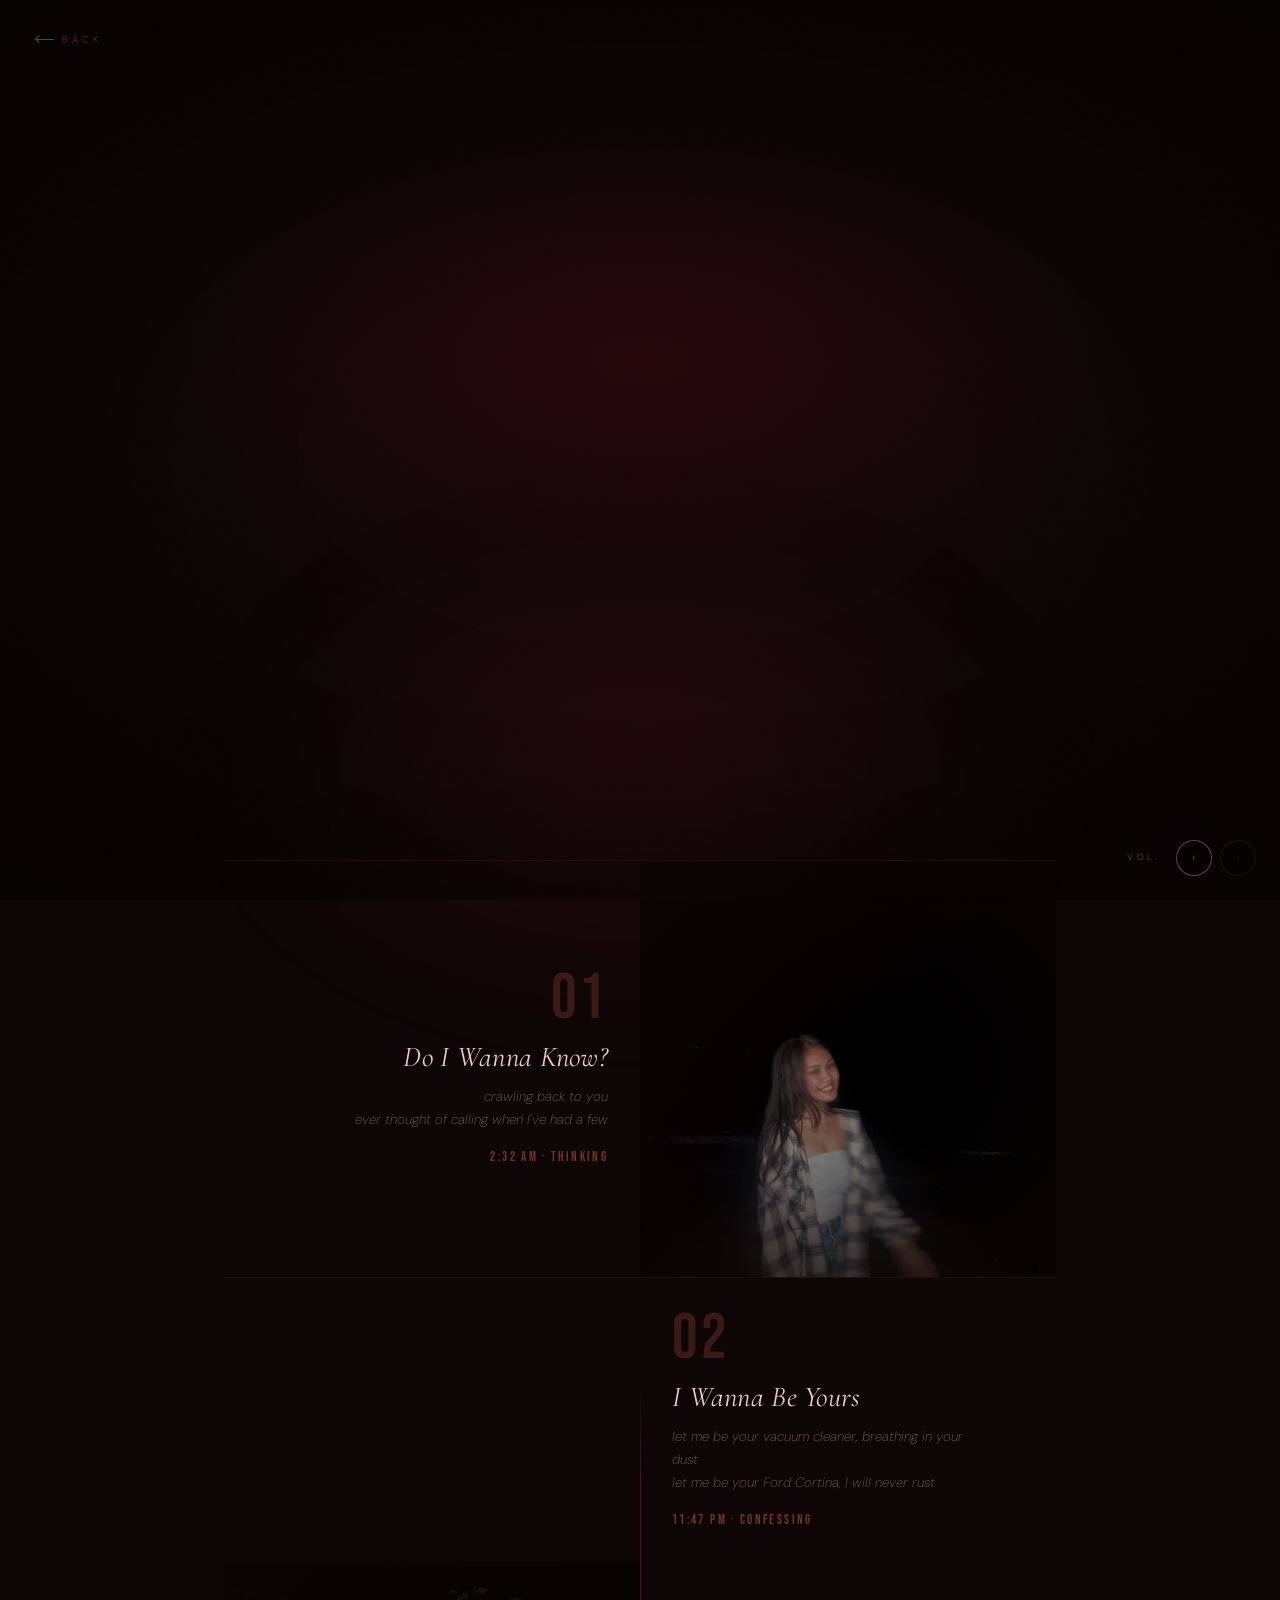
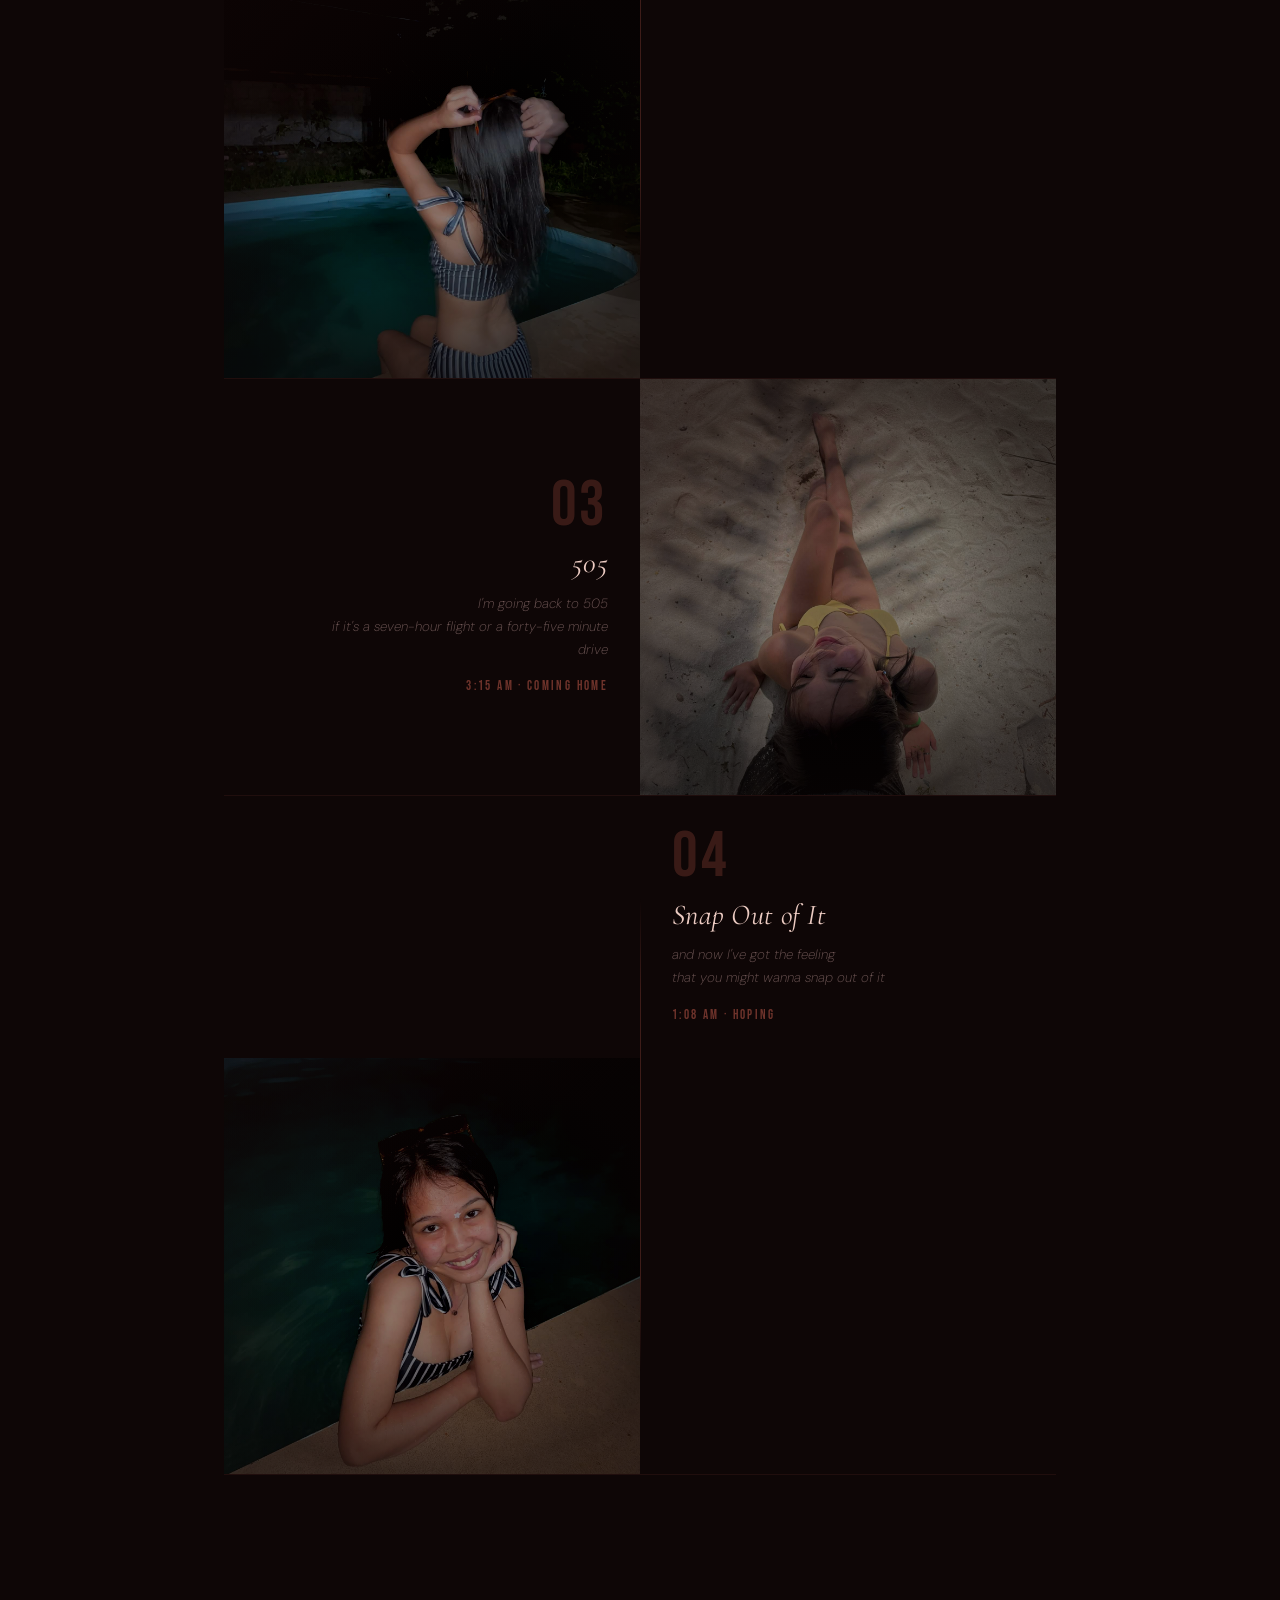
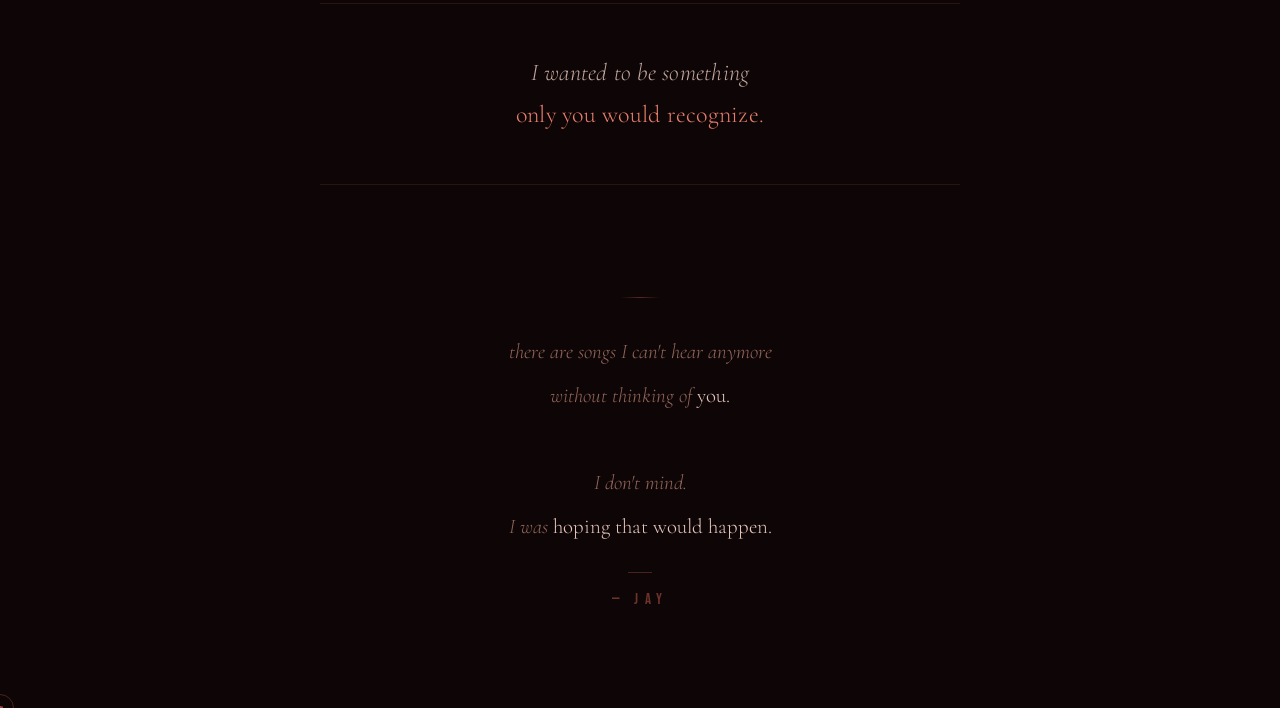
<file: vinyl 2.0/czarina-vol7.html>
<!DOCTYPE html>
<html lang="en">
<head>
<meta charset="UTF-8">
<meta name="viewport" content="width=device-width, initial-scale=1.0">
<meta name="theme-color" content="#0e0606">
<title>for Czarina — Vol. VII · Arctic Monkeys</title>
<meta name="description" content="Vol. VII — Arctic Monkeys. Late-night monologues, only to you.">

<link rel="preconnect" href="https://fonts.googleapis.com">
<link rel="preconnect" href="https://fonts.gstatic.com" crossorigin>
<link href="https://fonts.googleapis.com/css2?family=Bebas+Neue&family=Cormorant+Garamond:ital,wght@0,300;0,400;1,300;1,400&family=DM+Sans:ital,wght@0,200;0,300;1,200&display=swap" rel="stylesheet">
<link rel="stylesheet" href="shared.css">

<style>
/* ═══════════════════════════════════════════════════════════
   VOL VII — ARCTIC MONKEYS · mirrored, like the AM waveform
═══════════════════════════════════════════════════════════ */
:root {
  --bg: #0e0606;
  --ink: #f0c4c0;
  --ink-soft: rgba(240,196,192,.75);
  --ink-faint: rgba(240,196,192,.35);
  --accent: #c84040;
  --focus-color: #ff8080;
  --cursor-bg: rgba(255,120,100,.6);
  --cursor-bg-hover: rgba(255,180,160,.95);
  --cursor-ring-color: rgba(255,120,100,.25);
  --cursor-ring-hover: rgba(255,120,100,.5);
  --preloader-bg: #0e0606;
  --preloader-accent: rgba(255,120,100,.4);
  --overlay-bg: #0a0404;
  --back-color: rgba(255,120,100,.45);
  --back-color-hover: rgba(255,180,160,.95);
  --grain-opacity: .2;
}

body {
  background: var(--bg);
  font-family: 'DM Sans', sans-serif;
  color: var(--ink);
  font-weight: 300;
}

/* ─── ATMOSPHERE ─────────────────── */
.atm-base {
  position: fixed; inset: 0; z-index: 0;
  background:
    radial-gradient(ellipse 80% 60% at 50% 40%,
      rgba(70,10,15,.42) 0%, rgba(30,6,8,.15) 45%,
      rgba(10,4,4,0) 80%),
    #0e0606;
}
.atm-vign {
  position: fixed; inset: 0; z-index: 2;
  pointer-events: none;
  background: radial-gradient(ellipse 95% 80% at 50% 50%,
    transparent 28%, rgba(0,0,0,.85) 100%);
}
.atm-glow {
  position: fixed;
  bottom: -120px; left: 50%;
  transform: translateX(-50%);
  width: 900px; height: 500px;
  border-radius: 50%;
  background: radial-gradient(ellipse,
    rgba(200,40,40,.15) 0%, transparent 65%);
  pointer-events: none; z-index: 1;
  filter: blur(60px);
}

/* ─── HERO ───────────────────────── */
.hero {
  position: relative; z-index: 10;
  width: 100%;
  min-height: 80vh;
  display: flex;
  flex-direction: column;
  align-items: center;
  justify-content: center;
  padding: var(--s-9) var(--s-6) var(--s-6);
  text-align: center;
}
.hero-content {
  opacity: 0;
  transform: translateY(18px);
  transition: opacity 1.2s var(--ease-out), transform 1.2s var(--ease-out);
}
.hero-content.is-on { opacity: 1; transform: translateY(0); }

.hero-eyebrow {
  font-size: 10px;
  font-weight: 200;
  letter-spacing: .55em;
  color: rgba(255,120,100,.5);
  text-transform: uppercase;
  margin-bottom: var(--s-5);
}
.hero-title {
  font-family: 'Bebas Neue', sans-serif;
  font-size: clamp(3.5rem, 12vw, 7rem);
  font-weight: 400;
  color: rgba(255,220,210,.95);
  letter-spacing: .04em;
  line-height: .9;
  margin: 0;
  position: relative;
  display: inline-block;
}
.hero-title::after {
  content: 'AM';
  position: absolute;
  top: 105%; left: 50%;
  transform: translateX(-50%) scaleY(-1);
  font: inherit;
  color: rgba(200,40,40,.12);
  letter-spacing: .04em;
  pointer-events: none;
  line-height: .9;
  filter: blur(1px);
}
.hero-sub {
  font-family: 'Cormorant Garamond', serif;
  font-style: italic;
  font-size: clamp(1rem, 2.4vw, 1.25rem);
  color: rgba(255,180,160,.5);
  margin-top: var(--s-7);
  letter-spacing: .02em;
}

/* ─── WAVEFORM DIVIDER ──────────── */
.waveform {
  position: relative; z-index: 10;
  margin: var(--s-6) auto var(--s-7);
  max-width: 720px;
  padding: 0 var(--s-5);
  height: 60px;
  display: flex;
  align-items: center;
  justify-content: center;
  gap: 3px;
  opacity: 0;
  transition: opacity 1.5s var(--ease-out);
}
.waveform.is-on { opacity: 1; }
.wf-bar {
  width: 2px;
  background: linear-gradient(to bottom,
    rgba(255,120,100,.1) 0%,
    rgba(255,120,100,.5) 50%,
    rgba(255,120,100,.1) 100%);
  border-radius: 1px;
  animation: wf-pulse 2.4s ease-in-out infinite;
}
@keyframes wf-pulse {
  0%, 100% { transform: scaleY(.3); }
  50%      { transform: scaleY(1); }
}
@media (prefers-reduced-motion: reduce) {
  .wf-bar { animation: none; transform: scaleY(.55); }
}

/* ─── MIRRORED SONG ROWS ───────── */
.am-tracks {
  position: relative; z-index: 10;
  max-width: 880px;
  margin: 0 auto;
  padding: 0 var(--s-5) var(--s-8);
  list-style: none;
}
.am-row {
  display: grid;
  grid-template-columns: 1fr 1fr;
  align-items: stretch;
  gap: 0;
  border-top: 1px solid rgba(255,120,100,.08);
  position: relative;
}
.am-row:last-child { border-bottom: 1px solid rgba(255,120,100,.08); }

/* The vertical center line (the AM mirror axis) */
.am-row::before {
  content: '';
  position: absolute;
  top: 15%; bottom: 15%;
  left: 50%;
  width: 1px;
  background: linear-gradient(to bottom,
    transparent 0%,
    rgba(255,120,100,.2) 20%,
    rgba(255,120,100,.2) 80%,
    transparent 100%);
}

.am-track {
  background: transparent;
  border: none;
  padding: var(--s-6) var(--s-5);
  color: inherit;
  font: inherit;
  text-align: left;
  cursor: pointer;
  position: relative;
  transition: background var(--dur-fast) var(--ease-out);
}
.am-track:focus-visible {
  outline: 2px solid var(--focus-color);
  outline-offset: -4px;
}
.am-track:hover,
.am-track.is-active {
  background: rgba(200,40,40,.04);
}
/* Alternating sides: odd rows, track on left; even rows, track on right */
.am-row:nth-child(odd)  .am-track { grid-column: 1; text-align: right; padding-right: var(--s-6); }
.am-row:nth-child(even) .am-track { grid-column: 2; text-align: left;  padding-left:  var(--s-6); }

.am-row:nth-child(odd)  .am-photo { grid-column: 2; }
.am-row:nth-child(even) .am-photo { grid-column: 1; }

.am-num {
  font-family: 'Bebas Neue', sans-serif;
  font-size: clamp(2.5rem, 7vw, 4rem);
  letter-spacing: .04em;
  color: rgba(255,120,100,.18);
  line-height: .9;
  margin-bottom: var(--s-3);
  transition: color var(--dur-fast) var(--ease-out);
}
.am-track:hover .am-num,
.am-track.is-active .am-num { color: rgba(255,120,100,.5); }
.am-name {
  font-family: 'Cormorant Garamond', serif;
  font-style: italic;
  font-weight: 400;
  font-size: clamp(1.3rem, 3vw, 1.8rem);
  color: rgba(255,220,210,.92);
  line-height: 1.2;
  margin-bottom: var(--s-3);
  letter-spacing: .01em;
}
.am-lyric {
  font-family: 'DM Sans', sans-serif;
  font-size: .84rem;
  font-weight: 200;
  font-style: italic;
  color: rgba(240,196,192,.42);
  line-height: 1.7;
  max-width: 300px;
  margin-left: auto;
  margin-right: 0;
  transition: color var(--dur-fast) var(--ease-out);
}
.am-row:nth-child(even) .am-lyric { margin-right: auto; margin-left: 0; }
.am-track:hover .am-lyric,
.am-track.is-active .am-lyric { color: rgba(240,196,192,.7); }

.am-meta {
  font-family: 'Bebas Neue', sans-serif;
  font-size: .82rem;
  letter-spacing: .18em;
  color: rgba(255,120,100,.4);
  text-transform: uppercase;
  margin-top: var(--s-4);
}

/* Photo */
.am-photo {
  position: relative;
  overflow: hidden;
  background: #1a0808;
  aspect-ratio: 1 / 1;
}
.am-photo img {
  width: 100%; height: 100%;
  object-fit: cover;
  filter: brightness(.52) contrast(1.14) saturate(1.1) hue-rotate(-10deg);
  transition: filter var(--dur-med) var(--ease-out),
              transform var(--dur-med) var(--ease-out);
}
.am-track:hover + .am-photo img,
.am-track.is-active + .am-photo img,
.am-photo:has(+ .am-track:hover) img,
.am-photo:has(+ .am-track.is-active) img,
.am-photo.is-mirrored-active img {
  filter: brightness(.72) contrast(1.06) saturate(1.18) hue-rotate(-5deg);
  transform: scale(1.04);
}
.am-photo::after {
  content: '';
  position: absolute; inset: 0;
  background:
    radial-gradient(ellipse 60% 50% at 50% 50%, transparent 30%, rgba(10,4,4,.6) 100%),
    linear-gradient(135deg, rgba(200,40,40,.08) 0%, transparent 50%);
  pointer-events: none;
}
.am-ph {
  position: absolute; inset: 0;
  display: none;
  align-items: center;
  justify-content: center;
  background: #1a0808;
  color: rgba(255,120,100,.25);
  font-family: 'Bebas Neue', sans-serif;
  font-size: .7rem;
  letter-spacing: .25em;
}

/* Spotify drawer — full row width below */
.am-sp-wrap {
  grid-column: 1 / -1;
  max-height: 0;
  overflow: hidden;
  transition: max-height var(--dur-med) var(--ease-in-out);
  background: rgba(0,0,0,.3);
}
.am-row:hover .am-sp-wrap,
.am-row.is-active .am-sp-wrap { max-height: 100px; }
.am-sp-wrap iframe { width: 100%; border: none; display: block; }

/* ─── PULL QUOTE ─────────────────── */
.pullquote {
  position: relative; z-index: 10;
  margin: var(--s-8) auto;
  max-width: 640px;
  padding: var(--s-7) var(--s-6);
  text-align: center;
  border-top: 1px solid rgba(255,120,100,.12);
  border-bottom: 1px solid rgba(255,120,100,.12);
}
.pullquote p {
  font-family: 'Cormorant Garamond', serif;
  font-style: italic;
  font-size: clamp(1.15rem, 2.8vw, 1.5rem);
  color: rgba(255,220,210,.75);
  line-height: 1.75;
  letter-spacing: .01em;
}
.pullquote em {
  font-style: normal;
  color: rgba(255,140,120,.9);
}

/* ─── CLOSING ────────────────────── */
.closing {
  position: relative; z-index: 10;
  margin: 0 auto;
  padding: var(--s-7) var(--s-6) var(--s-9);
  max-width: var(--container-narrow);
  text-align: center;
}
.closing-rule {
  width: 40px; height: 1px;
  background: linear-gradient(90deg, transparent, rgba(255,120,100,.3), transparent);
  margin: 0 auto var(--s-6);
}
.closing-quote {
  font-family: 'Cormorant Garamond', serif;
  font-style: italic;
  font-size: clamp(1.05rem, 2.5vw, 1.3rem);
  color: rgba(255,180,160,.55);
  line-height: 2.1;
  margin-bottom: var(--s-5);
}
.closing-quote em {
  font-style: normal;
  color: rgba(255,220,210,.9);
}
.closing-divider {
  width: 24px; height: 1px;
  background: rgba(255,120,100,.25);
  margin: 0 auto var(--s-4);
}
.closing-sig {
  font-family: 'Bebas Neue', sans-serif;
  font-size: .95rem;
  letter-spacing: .4em;
  color: rgba(255,120,100,.4);
  text-transform: uppercase;
}

/* ─── MOBILE ──────────────────── */
@media (max-width: 620px) {
  .am-row {
    grid-template-columns: 1fr;
  }
  .am-row::before { display: none; }
  .am-row:nth-child(odd)  .am-track,
  .am-row:nth-child(even) .am-track {
    grid-column: 1;
    text-align: left;
    padding: var(--s-5);
    order: 2;
  }
  .am-row:nth-child(odd)  .am-photo,
  .am-row:nth-child(even) .am-photo {
    grid-column: 1;
    order: 1;
    aspect-ratio: 16 / 10;
  }
  .am-lyric { margin-left: 0 !important; margin-right: auto !important; }
  .hero { min-height: 65vh; }
}
</style>
</head>
<body>

<a href="#main" class="skip-link">Skip to content</a>

<!-- Preloader -->
<div class="preloader" aria-hidden="true">
  <div style="font-family:'Bebas Neue',sans-serif;font-size:2rem;letter-spacing:.12em;color:rgba(255,180,160,.7);">AM</div>
  <div style="font-family:'Cormorant Garamond',serif;font-style:italic;font-size:.9rem;color:rgba(255,120,100,.35);letter-spacing:.05em;">tuning in</div>
  <div class="preloader-bar"></div>
</div>

<!-- Atmosphere -->
<div class="atm-base" aria-hidden="true"></div>
<div class="atm-vign" aria-hidden="true"></div>
<div class="atm-glow" aria-hidden="true"></div>
<div class="grain" aria-hidden="true"></div>
<div class="page-overlay" aria-hidden="true"></div>

<!-- Back -->
<button class="back-btn" data-action="back" data-href="index.html"
        aria-label="Back to collection">
  <span class="back-arrow" aria-hidden="true"></span>back
</button>

<!-- Hero -->
<header class="hero">
  <div class="hero-content" id="heroContent">
    <p class="hero-eyebrow">Vol. VII · To Czarina</p>
    <h1 class="hero-title" aria-label="Arctic Monkeys">AM</h1>
    <p class="hero-sub">late-night monologues, only to you</p>
  </div>
</header>

<!-- Waveform -->
<div class="waveform" id="waveform" aria-hidden="true"></div>

<!-- Tracks -->
<main id="main">
  <h2 class="sr-only">Four tracks, mirrored like an AM waveform</h2>
  <ul class="am-tracks" id="amTracks"></ul>

  <!-- Pull quote -->
  <section class="pullquote js-reveal" aria-label="Pull-quote">
    <p>
      I wanted to be something<br>
      <em>only you would recognize.</em>
    </p>
  </section>

  <aside class="closing js-reveal">
    <div class="closing-rule" aria-hidden="true"></div>
    <p class="closing-quote">
      there are songs I can't hear anymore<br>
      without thinking of <em>you.</em><br><br>
      I don't mind.<br>
      I was <em>hoping that would happen.</em>
    </p>
    <div class="closing-divider" aria-hidden="true"></div>
    <p class="closing-sig">— Jay</p>
  </aside>
</main>

<!-- Volume nav -->
<nav class="vol-nav" aria-label="Volume navigation">
  <span class="vol-nav-label">vol.</span>
  <button type="button" data-vol-prev aria-label="Previous volume">‹</button>
  <button type="button" data-vol-next aria-label="Next volume">›</button>
</nav>

<script src="shared.js"></script>
<script>
'use strict';

(function() {
const {
  qs, qsa, esc,
  initHeroReveal, buildSpotifyEmbed, initExclusiveActive,
} = window.CzarinaSystem;

/* ─── DATA ─── */
const TRACKS = [
  {
    photo: 'images/photo1.jpeg', phTxt: 'photo-01',
    num: '01',
    name: 'Do I Wanna Know?',
    lyric: "crawling back to you\never thought of calling when I've had a few",
    meta: '2:32 AM · thinking',
    song: 'Do I Wanna Know?',
    spotify: 'https://open.spotify.com/embed/track/5FVd6KXrgO9B3JPmC8OPst?utm_source=generator',
  },
  {
    photo: 'images/photo2.jpeg', phTxt: 'photo-02',
    num: '02',
    name: 'I Wanna Be Yours',
    lyric: "let me be your vacuum cleaner, breathing in your dust\nlet me be your Ford Cortina, I will never rust",
    meta: '11:47 PM · confessing',
    song: 'I Wanna Be Yours',
    spotify: 'https://open.spotify.com/embed/track/5XeFesFbtLpXzIVDNQP22n?utm_source=generator',
  },
  {
    photo: 'images/photo3.jpeg', phTxt: 'photo-03',
    num: '03',
    name: '505',
    lyric: "I'm going back to 505\nif it's a seven-hour flight or a forty-five minute drive",
    meta: '3:15 AM · coming home',
    song: '505',
    spotify: 'https://open.spotify.com/embed/track/0BxE4FqsDD1Ot4YuBXwAPp?utm_source=generator',
  },
  {
    photo: 'images/photo4.jpeg', phTxt: 'photo-04',
    num: '04',
    name: 'Snap Out of It',
    lyric: "and now I've got the feeling\nthat you might wanna snap out of it",
    meta: '1:08 AM · hoping',
    song: 'Snap Out of It',
    spotify: null,
  },
];

/* ─── BUILD ─── */
qs('#amTracks').innerHTML = TRACKS.map((t, i) => {
  return `
    <li class="am-row js-reveal" data-interactive data-song="${esc(t.song)}">
      <button class="am-track" type="button"
              aria-label="Track ${esc(t.num)}: ${esc(t.name)} — tap to play">
        <div class="am-num">${esc(t.num)}</div>
        <h3 class="am-name">${esc(t.name)}</h3>
        <p class="am-lyric">${esc(t.lyric).replace(/\n/g, '<br>')}</p>
        <p class="am-meta">${esc(t.meta)}</p>
      </button>
      <div class="am-photo">
        <img src="${esc(t.photo)}" alt=""
             loading="lazy" decoding="async"
             onerror="this.style.display='none';this.nextElementSibling.style.display='flex'">
        <div class="am-ph" aria-hidden="true">${esc(t.phTxt)}</div>
      </div>
      <div class="am-sp-wrap">${buildSpotifyEmbed(t.spotify, t.song)}</div>
    </li>`;
}).join('');

/* ─── TOUCH ─── */
initExclusiveActive('.am-row', {
  groupSelector: '.am-row',
  onActivate: (row, isOn) => {
    const btn   = row.querySelector('.am-track');
    const photo = row.querySelector('.am-photo');
    if (btn)   btn.classList.toggle('is-active', isOn);
    // Mirror photo state on touch — covers both odd and even row layouts
    if (photo) photo.classList.toggle('is-mirrored-active', isOn);
  },
});

/* Mirror photo active state on hover/focus — vol7 specific */
qsa('.am-row').forEach(row => {
  const track = row.querySelector('.am-track');
  const photo = row.querySelector('.am-photo');
  if (!track || !photo) return;
  track.addEventListener('mouseenter', () => photo.classList.add('is-mirrored-active'));
  track.addEventListener('mouseleave', () => photo.classList.remove('is-mirrored-active'));
  track.addEventListener('focusin',   () => photo.classList.add('is-mirrored-active'));
  track.addEventListener('focusout',  () => photo.classList.remove('is-mirrored-active'));
});

/* ─── WAVEFORM BARS ─── */
(function buildWaveform() {
  const wf = qs('#waveform');
  if (!wf) return;
  const N = 64;
  const frag = document.createDocumentFragment();
  for (let i = 0; i < N; i++) {
    const bar = document.createElement('div');
    bar.className = 'wf-bar';
    const mid  = N / 2;
    const dist = Math.abs(i - mid) / mid;
    const height = 8 + (1 - dist * dist) * 40 + (Math.random() * 14);
    bar.style.height            = height + 'px';
    bar.style.animationDelay    = (Math.random() * 2.4) + 's';
    bar.style.animationDuration = (1.8 + Math.random() * 1.4) + 's';
    frag.appendChild(bar);
  }
  wf.appendChild(frag);
})();

/* ─── HERO REVEAL ─── */
initHeroReveal({
  duration: 1400,
  reveals: [
    { el: qs('#heroContent') },
    { el: qs('#waveform'), delay: 500 },
  ],
});

})();
</script>
</body>
</html>
</file>
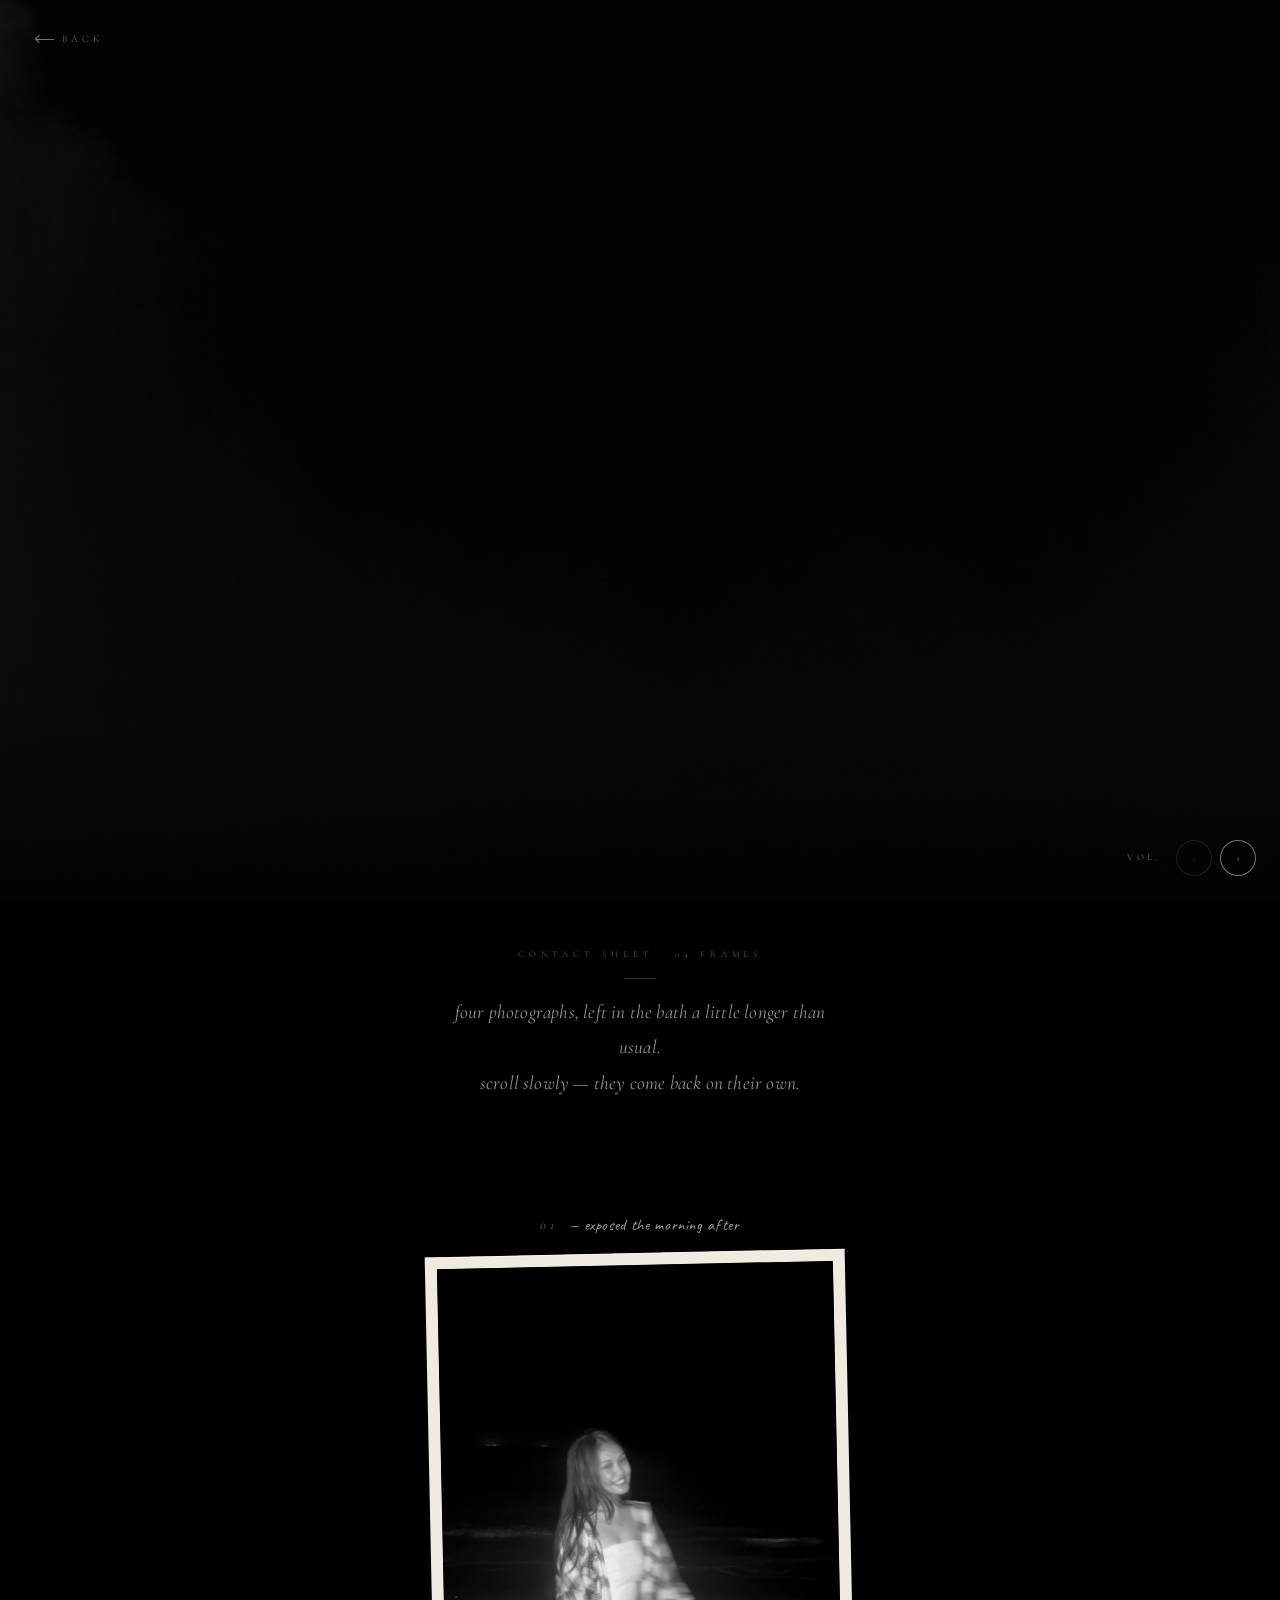
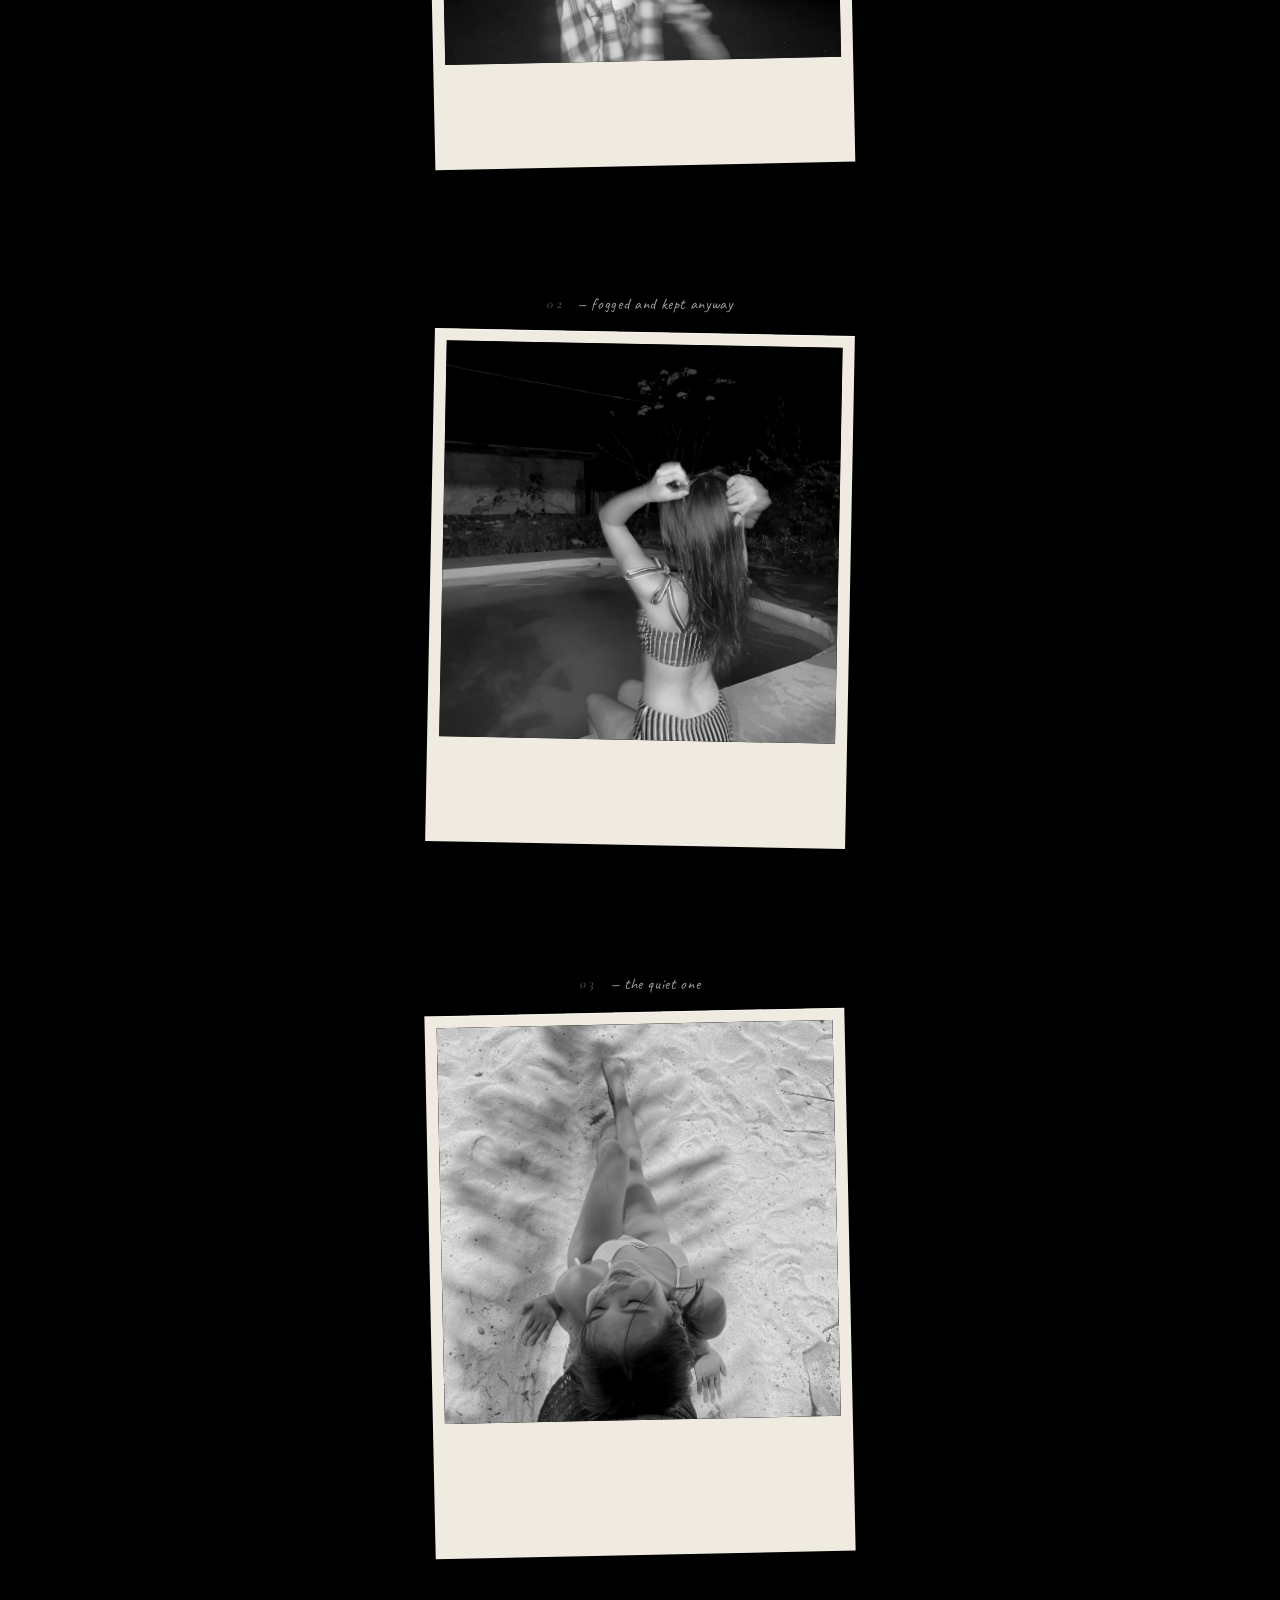
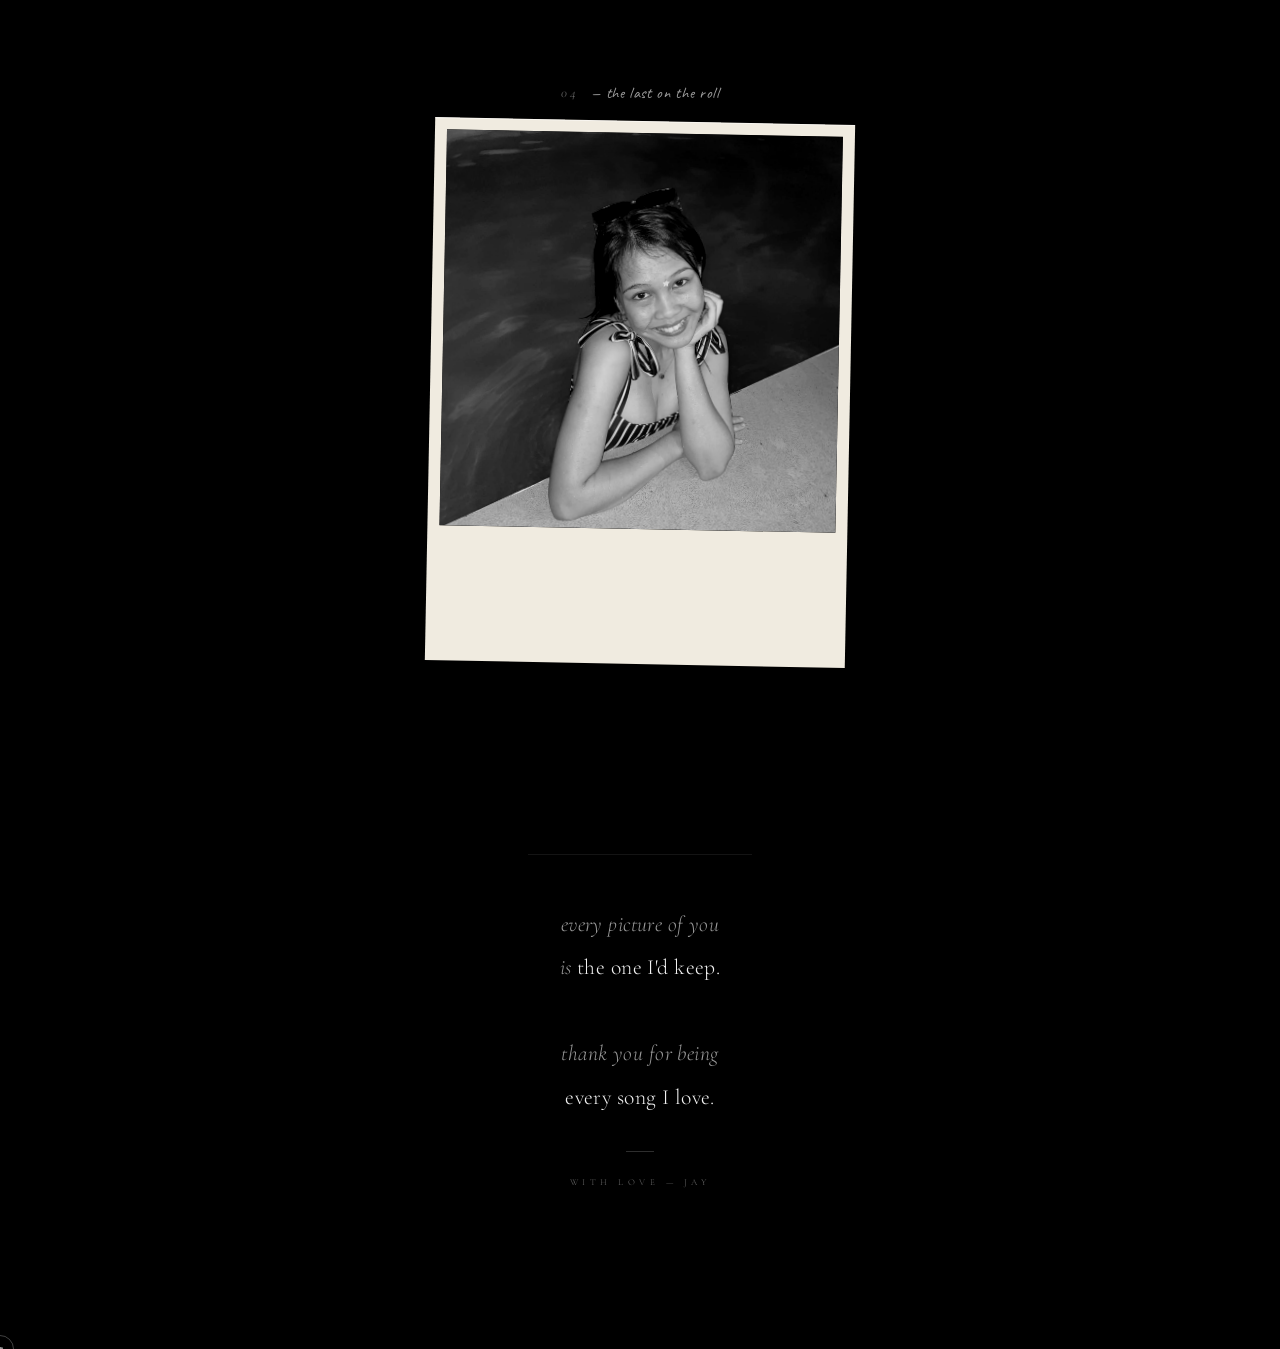
<file: vinyl 2.0/czarina.html>
<!DOCTYPE html>
<html lang="en">
<head>
<meta charset="UTF-8">
<meta name="viewport" content="width=device-width, initial-scale=1.0">
<meta name="theme-color" content="#000000">
<title>for Czarina — Vol. I · Cigarettes After Sex</title>
<meta name="description" content="Vol. I — Cigarettes After Sex. A contact sheet, developing slowly.">

<link rel="preconnect" href="https://fonts.googleapis.com">
<link rel="preconnect" href="https://fonts.gstatic.com" crossorigin>
<link href="https://fonts.googleapis.com/css2?family=Caveat:wght@400;500;600&family=Cormorant+Garamond:ital,wght@0,300;0,400;1,300;1,400&family=Homemade+Apple&display=swap" rel="stylesheet">
<link rel="stylesheet" href="shared.css">

<style>
/* ═══════════════════════════════════════════════════════════
   VOL I — CIGARETTES AFTER SEX · a contact sheet, developing
═══════════════════════════════════════════════════════════ */
:root {
  --bg: #000;
  --ink: #fff;
  --ink-soft: rgba(255,255,255,.75);
  --focus-color: rgba(255,255,255,.9);
  --cursor-bg: rgba(255,255,255,.6);
  --cursor-bg-hover: rgba(255,255,255,.9);
  --cursor-ring-color: rgba(255,255,255,.25);
  --cursor-ring-hover: rgba(255,255,255,.4);
  --preloader-bg: #000;
  --preloader-accent: rgba(255,255,255,.25);
  --overlay-bg: #000;
  --back-color: rgba(255,255,255,.45);
  --back-color-hover: rgba(255,255,255,.9);
  --grain-opacity: .26;
  --grain-mix: screen;
}

body {
  background: var(--bg);
  font-family: 'Cormorant Garamond', serif;
  color: var(--ink);
}

/* ─── BACKGROUND ─── */
.page-bg { position: fixed; inset: 0; z-index: 0; }
.page-bg img {
  width: 100%; height: 100%;
  object-fit: cover;
  filter: brightness(.38) contrast(1.08) grayscale(.4);
}
.page-bg-overlay {
  position: fixed; inset: 0; z-index: 1;
  pointer-events: none;
  background:
    linear-gradient(to bottom, rgba(0,0,0,.6) 0%, rgba(0,0,0,.3) 35%, rgba(0,0,0,.75) 100%),
    radial-gradient(ellipse 80% 60% at 50% 40%, transparent 40%, rgba(0,0,0,.5) 100%);
}

/* ─── BANNER ─── */
.banner {
  position: relative; z-index: 10;
  width: 100%;
  min-height: 100vh;
  display: flex;
  align-items: center;
  justify-content: center;
  overflow: hidden;
  padding: var(--s-9) var(--s-6) var(--s-7);
}
.banner-img {
  position: absolute; inset: 0;
  background-image: url('images/bg1.jpg');
  background-size: cover;
  background-position: center 30%;
  filter: grayscale(100%) brightness(.18) contrast(1.2);
  transform: scale(1.04);
  transition: transform 3s var(--ease-out);
}
.banner:hover .banner-img { transform: scale(1); }
.banner-overlay {
  position: absolute; inset: 0;
  background: linear-gradient(to bottom, rgba(0,0,0,.15) 0%, rgba(0,0,0,.7) 100%);
}
.banner-fade {
  position: absolute;
  bottom: 0; left: 0; right: 0;
  height: 180px;
  background: linear-gradient(to bottom, transparent, #000);
  z-index: 2;
}
.banner-text {
  position: relative; z-index: 3;
  text-align: center;
  opacity: 0;
  transform: translateY(18px);
  transition:
    opacity 1.2s var(--ease-out),
    transform 1.2s var(--ease-out);
}
.banner-text.is-on { opacity: 1; transform: translateY(0); }

.eyebrow {
  font-size: 10px;
  font-weight: 300;
  letter-spacing: .55em;
  color: rgba(255,255,255,.5);
  text-transform: uppercase;
  margin-bottom: var(--s-5);
}
.banner-title {
  font-size: clamp(1.1rem, 2.8vw, 1.6rem);
  font-weight: 300;
  letter-spacing: .38em;
  text-transform: uppercase;
  color: rgba(255,255,255,.95);
  line-height: 1.4;
  margin: 0;
}
.banner-title::after {
  content: '';
  display: block;
  width: 40px; height: 1px;
  background: linear-gradient(90deg, transparent, rgba(255,255,255,.3), transparent);
  margin: var(--s-3) auto 0;
}
.banner-sub {
  font-family: 'Cormorant Garamond', serif;
  font-style: italic;
  font-size: .92rem;
  font-weight: 300;
  color: rgba(255,255,255,.42);
  letter-spacing: .08em;
  margin-top: var(--s-4);
}

.scroll-hint {
  position: absolute;
  bottom: var(--s-7); left: 50%;
  transform: translateX(-50%);
  z-index: 4;
  display: flex;
  flex-direction: column;
  align-items: center;
  gap: 8px;
  opacity: 0;
  transition: opacity var(--dur-slow) var(--ease-out);
  animation: scroll-bob 2.8s ease-in-out infinite;
}
.scroll-hint.is-on { opacity: 1; }
.scroll-hint span {
  font-family: 'Cormorant Garamond', serif;
  font-style: italic;
  font-size: .72rem;
  letter-spacing: .3em;
  color: rgba(255,255,255,.42);
  text-transform: lowercase;
}
.scroll-hint-arrow {
  width: 1px; height: 28px;
  background: linear-gradient(to bottom, rgba(255,255,255,.4), transparent);
}
@keyframes scroll-bob {
  0%, 100% { transform: translateX(-50%) translateY(0); }
  50%      { transform: translateX(-50%) translateY(6px); }
}

/* ─── CONTACT SHEET ─── */
.sheet {
  position: relative; z-index: 10;
  padding: var(--s-7) var(--s-5) var(--s-9);
  display: flex;
  flex-direction: column;
  align-items: center;
  gap: var(--s-8);
}
.sheet-intro {
  text-align: center;
  max-width: 440px;
  padding: 0 var(--s-5);
  margin-bottom: var(--s-7);
}
.sheet-intro-label {
  font-size: 9px;
  font-weight: 300;
  letter-spacing: .55em;
  color: rgba(255,255,255,.4);
  text-transform: uppercase;
  margin-bottom: var(--s-4);
}
.sheet-intro-rule {
  width: 32px; height: 1px;
  background: rgba(255,255,255,.2);
  margin: 0 auto var(--s-4);
}
.sheet-intro-text {
  font-family: 'Cormorant Garamond', serif;
  font-style: italic;
  font-size: clamp(.98rem, 2.2vw, 1.2rem);
  line-height: 1.85;
  color: rgba(255,255,255,.58);
  letter-spacing: .01em;
}

.frame-list {
  display: flex;
  flex-direction: column;
  align-items: center;
  gap: var(--s-9);
  width: 100%;
}

/* ─── INDIVIDUAL POLAROID ─── */
.frame {
  position: relative;
  width: 100%;
  max-width: 420px;
  display: flex;
  flex-direction: column;
  align-items: center;
  --develop: 0;
}

/* Number + timestamp — feels like contact-sheet annotations */
.frame-meta {
  display: flex;
  align-items: center;
  gap: var(--s-3);
  margin-bottom: var(--s-4);
  font-family: 'Caveat', cursive;
  font-size: 1rem;
  color: rgba(255,255,255,.3);
  letter-spacing: .04em;
  transition: color 1.4s var(--ease-out) .4s;
}
.frame.is-developing .frame-meta { color: rgba(255,255,255,.62); }
.frame-num {
  font-family: 'Cormorant Garamond', serif;
  font-style: italic;
  font-size: .85rem;
  letter-spacing: .25em;
  color: rgba(255,255,255,.38);
}

/* The polaroid itself */
.polaroid {
  background: #f0ebe0;
  padding: 12px 12px 0;
  box-shadow:
    0 16px 42px rgba(0,0,0,.7),
    0 5px 12px rgba(0,0,0,.5),
    inset 0 1px 0 rgba(255,255,255,.5);
  display: flex;
  flex-direction: column;
  width: 100%;
  cursor: pointer;
  transform: rotate(var(--tilt, 0deg));
  transition:
    transform var(--dur-med) var(--ease-soft),
    box-shadow var(--dur-med) var(--ease-out);
  user-select: none;
  -webkit-user-select: none;
}
.frame:nth-of-type(odd)  .polaroid { --tilt: -1.2deg; }
.frame:nth-of-type(even) .polaroid { --tilt:  1.1deg; }

.polaroid:hover,
.polaroid.is-active {
  transform: rotate(0deg) translateY(-6px);
  box-shadow:
    0 24px 54px rgba(0,0,0,.8),
    0 8px 16px rgba(0,0,0,.55),
    inset 0 1px 0 rgba(255,255,255,.5);
}
.polaroid:focus-visible {
  outline: none;
  box-shadow:
    0 16px 42px rgba(0,0,0,.7),
    0 0 0 3px var(--focus-color);
}

/* ─── THE PHOTO + DEVELOPMENT STAGES ─── */
.pimg {
  position: relative;
  width: 100%;
  aspect-ratio: 1 / 1;
  overflow: hidden;
  background: #050505;
}

/* Photo — filters driven by --develop (0 → 1) */
.pimg img {
  width: 100%; height: 100%;
  object-fit: cover;
  filter:
    grayscale(100%)
    blur(calc((1 - var(--develop)) * 18px))
    brightness(calc(.15 + var(--develop) * .73))
    contrast(calc(.5 + var(--develop) * .62));
  transform: scale(calc(1 + (1 - var(--develop)) * .06));
  transition: filter 2.2s var(--ease-out), transform 2.2s var(--ease-out);
}
.polaroid:hover .pimg img,
.polaroid.is-active .pimg img {
  filter:
    grayscale(90%)
    blur(0)
    brightness(.95)
    contrast(1.06);
}

/* Dark wash that fades as it develops */
.pimg::before {
  content: '';
  position: absolute; inset: 0;
  background: rgba(0,0,0,1);
  opacity: calc(1 - var(--develop));
  transition: opacity 2.2s var(--ease-out);
  pointer-events: none;
  z-index: 2;
}

/* Developing grain — heavy when undeveloped */
.pimg-grain {
  position: absolute; inset: 0;
  z-index: 3;
  pointer-events: none;
  background-image: url("data:image/svg+xml,%3Csvg viewBox='0 0 256 256' xmlns='http://www.w3.org/2000/svg'%3E%3Cfilter id='n'%3E%3CfeTurbulence type='fractalNoise' baseFrequency='1.2' numOctaves='2' stitchTiles='stitch'/%3E%3C/filter%3E%3Crect width='100%25' height='100%25' filter='url(%23n)' opacity='0.55'/%3E%3C/svg%3E");
  background-size: 140px 140px;
  mix-blend-mode: screen;
  opacity: calc((1 - var(--develop)) * .85);
  transition: opacity 2.2s var(--ease-out);
}

/* Light-leak sweep when a photo just finished developing */
.pimg::after {
  content: '';
  position: absolute; inset: 0;
  pointer-events: none;
  z-index: 4;
  background: transparent;
}
.frame.is-developed .pimg::after {
  animation: light-leak 1.4s var(--ease-out);
}
@keyframes light-leak {
  0%   { background: linear-gradient(115deg, transparent 20%, rgba(255,215,170,.22) 30%, transparent 42%, transparent 100%); }
  100% { background: linear-gradient(115deg, transparent 20%, rgba(255,215,170,0)   30%, transparent 42%, transparent 100%); }
}

/* Placeholder for missing images */
.pimg-ph {
  position: absolute; inset: 0;
  display: none;
  flex-direction: column;
  align-items: center; justify-content: center;
  gap: 8px;
  background: #0a0a0a;
  z-index: 1;
}
.pimg-ph span {
  font-size: .6rem;
  color: rgba(255,255,255,.25);
  letter-spacing: .2em;
  font-family: sans-serif;
}

/* Corner frame markers — only visible once developed */
.frame-corner {
  position: absolute;
  width: 12px; height: 12px;
  border-color: rgba(255,255,255,.35);
  border-style: solid;
  border-width: 0;
  z-index: 5;
  opacity: 0;
  transition: opacity 1s var(--ease-out) .6s;
  pointer-events: none;
}
.frame.is-developed .frame-corner { opacity: 1; }
.frame-corner.tl { top: 22px;    left: 22px;    border-top-width: 1px;    border-left-width: 1px; }
.frame-corner.tr { top: 22px;    right: 22px;   border-top-width: 1px;    border-right-width: 1px; }
.frame-corner.bl { bottom: 115px; left: 22px;   border-bottom-width: 1px; border-left-width: 1px; }
.frame-corner.br { bottom: 115px; right: 22px;  border-bottom-width: 1px; border-right-width: 1px; }

/* ─── CAPTION (handwritten, fades in last) ─── */
.pcap {
  font-family: 'Caveat', cursive;
  font-size: clamp(1rem, 2.8vw, 1.2rem);
  color: #2a2a2a;
  text-align: center;
  padding: 16px 10px 20px;
  line-height: 1.55;
  border-top: 1px solid rgba(0,0,0,.06);
  margin-top: 10px;
  min-height: 80px;
  display: flex;
  align-items: center;
  justify-content: center;
  opacity: 0;
  transform: translateY(6px);
  transition:
    opacity 1.5s var(--ease-out) 1s,
    transform 1.5s var(--ease-out) 1s;
}
.frame.is-developed .pcap {
  opacity: 1;
  transform: translateY(0);
}

/* Song line — tiny caption below the handwritten line */
.pcap-song {
  display: block;
  margin-top: 10px;
  font-family: 'Cormorant Garamond', serif;
  font-style: italic;
  font-size: .75rem;
  color: rgba(42,42,42,.55);
  letter-spacing: .12em;
  text-transform: uppercase;
}
/* On touch: when a polaroid is tapped (is-active), show a "tap to play" cue
   inline beneath the song title so the Spotify drawer is discoverable.
   Also hide the standalone .play-hint below each frame — the inline cue
   makes it redundant on touch. */
@media (hover: none) {
  .polaroid.is-active .pcap-song::after {
    content: ' · tap to play';
    font-style: normal;
    font-size: .6em;
    letter-spacing: .2em;
    opacity: .55;
  }
  .play-hint { display: none; }
}

/* ─── SPOTIFY PLAYBACK BAR ─── */
.spotify-wrap {
  overflow: hidden;
  max-height: 0;
  transition: max-height var(--dur-med) var(--ease-in-out);
  background: #000;
  width: 100%;
}
/* Spotify opens when polaroid is hovered/active, OR when spotify-wrap itself is hovered (sibling trigger) */
.polaroid:hover + .spotify-wrap,
.polaroid.is-active + .spotify-wrap,
.spotify-wrap:hover { max-height: 160px; }
.spotify-wrap iframe { width: 100%; border: none; }

/* Play hint below each polaroid — only after development */
.play-hint {
  margin-top: var(--s-4);
  font-family: 'Cormorant Garamond', serif;
  font-style: italic;
  font-size: .72rem;
  letter-spacing: .25em;
  color: rgba(255,255,255,0);
  text-transform: lowercase;
  transition: color 1s var(--ease-out) 1.4s;
  height: 14px;
  pointer-events: none;
}
.frame.is-developed .play-hint { color: rgba(255,255,255,.38); }

/* ─── CLOSING ─── */
.closing {
  position: relative; z-index: 10;
  margin: var(--s-9) auto 0;
  max-width: var(--container-narrow);
  text-align: center;
  padding: var(--s-7) var(--s-6) var(--s-8);
  border-top: 1px solid rgba(255,255,255,.08);
}
.closing-quote {
  font-family: 'Cormorant Garamond', serif;
  font-style: italic;
  font-size: clamp(1.05rem, 2.5vw, 1.35rem);
  font-weight: 300;
  color: rgba(255,255,255,.6);
  line-height: 2;
  margin-bottom: var(--s-6);
  letter-spacing: .02em;
}
.closing-quote em {
  font-style: normal;
  color: rgba(255,255,255,.95);
}
.closing-divider {
  width: 28px; height: 1px;
  background: rgba(255,255,255,.18);
  margin: 0 auto var(--s-5);
}
.closing-sig {
  font-size: 9px;
  font-weight: 300;
  letter-spacing: .5em;
  color: rgba(255,255,255,.42);
  text-transform: uppercase;
}

/* ─── DEVELOPING INDICATOR ─── */
.sheet-status {
  position: fixed;
  top: var(--s-5);
  right: var(--s-5);
  z-index: 100;
  font-family: 'Cormorant Garamond', serif;
  font-style: italic;
  font-size: .7rem;
  letter-spacing: .22em;
  color: rgba(255,255,255,.35);
  text-transform: lowercase;
  opacity: 0;
  transition: opacity var(--dur-slow) var(--ease-out);
  pointer-events: none;
}
.sheet-status.is-on { opacity: 1; }
.sheet-status-dot {
  display: inline-block;
  width: 5px; height: 5px;
  border-radius: 50%;
  background: rgba(255,180,120,.7);
  margin-right: 7px;
  vertical-align: middle;
  animation: develop-pulse 1.8s ease-in-out infinite;
}
@keyframes develop-pulse {
  0%, 100% { opacity: .4; }
  50%      { opacity: 1; }
}

/* ─── MOBILE ─── */
@media (max-width: 560px) {
  .banner { min-height: 88vh; }
  .sheet { gap: var(--s-8); padding: var(--s-6) var(--s-4) var(--s-8); }
  .frame { max-width: 100%; }
  .frame-corner.bl { bottom: 110px; }
  .frame-corner.br { bottom: 110px; }
  .sheet-status { display: none; }
}

/* ─── REDUCED MOTION ─── */
@media (prefers-reduced-motion: reduce) {
  .pimg img,
  .pimg::before,
  .pimg-grain {
    transition: none !important;
  }
  .pcap {
    transition: opacity .2s, transform .2s;
  }
  .frame.is-developed .pimg::after { animation: none; }
}
</style>
</head>
<body>

<a href="#main" class="skip-link">Skip to content</a>

<!-- Preloader -->
<div class="preloader" aria-hidden="true">
  <div class="eyebrow" style="color:rgba(255,255,255,.3)">developing</div>
  <div class="preloader-bar"></div>
</div>

<!-- Overlays -->
<div class="grain" aria-hidden="true"></div>
<div class="page-overlay" aria-hidden="true"></div>

<!-- Back button -->
<button class="back-btn" data-action="back" data-href="index.html"
        aria-label="Back to collection">
  <span class="back-arrow" aria-hidden="true"></span>back
</button>

<!-- Contact-sheet status indicator -->
<div class="sheet-status" id="sheetStatus" aria-live="polite">
  <span class="sheet-status-dot" aria-hidden="true"></span><span id="sheetStatusText">developing…</span>
</div>

<!-- Page background -->
<div class="page-bg" aria-hidden="true">
  <img src="images/bg1.jpg" alt="" loading="lazy" decoding="async"
       onerror="this.style.display='none'">
</div>
<div class="page-bg-overlay" aria-hidden="true"></div>

<!-- Banner -->
<header class="banner">
  <div class="banner-img" aria-hidden="true"></div>
  <div class="banner-overlay" aria-hidden="true"></div>
  <div class="banner-fade" aria-hidden="true"></div>
  <div class="banner-text" id="bannerText">
    <p class="eyebrow">Vol. I · To Czarina</p>
    <h1 class="banner-title">Cigarettes After Sex</h1>
    <p class="banner-sub">a contact sheet, developing slowly</p>
  </div>
  <div class="scroll-hint" id="scrollHint" aria-hidden="true">
    <span>scroll — and they appear</span>
    <div class="scroll-hint-arrow"></div>
  </div>
</header>

<!-- Contact sheet -->
<main id="main" class="sheet">
  <div class="sheet-intro js-reveal">
    <p class="sheet-intro-label">contact sheet · 04 frames</p>
    <div class="sheet-intro-rule" aria-hidden="true"></div>
    <p class="sheet-intro-text">
      four photographs, left in the bath a little longer than usual.<br>
      scroll slowly — they come back on their own.
    </p>
  </div>

  <div class="frame-list" id="frameList"></div>

  <aside class="closing">
    <p class="closing-quote">
      every picture of you<br>
      is <em>the one I'd keep.</em><br><br>
      thank you for being<br>
      <em>every song I love.</em>
    </p>
    <div class="closing-divider" aria-hidden="true"></div>
    <p class="closing-sig">with love — Jay</p>
  </aside>
</main>

<!-- Volume nav -->
<nav class="vol-nav" aria-label="Volume navigation">
  <span class="vol-nav-label">vol.</span>
  <button type="button" data-vol-prev aria-label="Previous volume">‹</button>
  <button type="button" data-vol-next aria-label="Next volume">›</button>
</nav>

<script src="shared.js"></script>
<script>
'use strict';

(function() {
const {
  qs, qsa, esc,
  prefersReducedMotion,
  initHeroReveal, buildSpotifyEmbed, initExclusiveActive, isTouch,
} = window.CzarinaSystem;

/* ─── DATA ─── */
const MEMORIES = [
  {
    num: '01',
    time: '— exposed the morning after',
    photo:  'images/photo1.jpeg',
    phTxt:  'photo 01',
    caption: "nothing's gonna hurt you, baby",
    song:    "Nothing's Gonna Hurt You, Baby",
    spotify: 'https://open.spotify.com/embed/track/3W7KHojYGgYaoX9ogKO9hU?utm_source=generator',
  },
  {
    num: '02',
    time: '— fogged and kept anyway',
    photo:  'images/photo2.jpeg',
    phTxt:  'photo 02',
    caption: "i'm gonna keep on loving you",
    song:    'Keep On Loving You',
    spotify: 'https://open.spotify.com/embed/track/6i2XzqnaxvpNVTUw8EjPMU?utm_source=generator',
  },
  {
    num: '03',
    time: '— the quiet one',
    photo:  'images/photo3.jpeg',
    phTxt:  'photo 03',
    caption: 'truly, it was always\ngoing to be you',
    song:    'Truly',
    spotify: 'https://open.spotify.com/embed/track/2KhrPRV0V1FS2l4eQMJUWt?utm_source=generator',
  },
  {
    num: '04',
    time: '— the last on the roll',
    photo:  'images/photo4.jpeg',
    phTxt:  'photo 04',
    caption: 'every small hour\nturns to you',
    song:    'Apocalypse',
    spotify: 'https://open.spotify.com/embed/track/3GUSidbQwd7xuvU6AQorRh?utm_source=generator',
  },
];

/* ─── BUILD ─── */
const list = qs('#frameList');
list.innerHTML = MEMORIES.map((m, i) => `
  <div class="frame" data-frame="${i}" style="--develop: 0;">
    <div class="frame-meta" aria-hidden="true">
      <span class="frame-num">${esc(m.num)}</span>
      <span>${esc(m.time)}</span>
    </div>
    <div class="polaroid" role="button" tabindex="0"
            data-interactive data-song="${esc(m.song)}"
            aria-label="Frame ${esc(m.num)}: ${esc(m.song)} — hover or focus to play"
            aria-expanded="false">
      <span class="frame-corner tl" aria-hidden="true"></span>
      <span class="frame-corner tr" aria-hidden="true"></span>
      <span class="frame-corner bl" aria-hidden="true"></span>
      <span class="frame-corner br" aria-hidden="true"></span>
      <div class="pimg">
        <img src="${esc(m.photo)}" alt="A black-and-white photograph, frame ${esc(m.num)}"
             loading="lazy" decoding="async"
             onerror="this.style.display='none';this.nextElementSibling.nextElementSibling.style.display='flex'">
        <div class="pimg-grain" aria-hidden="true"></div>
        <div class="pimg-ph" aria-hidden="true"><span>${esc(m.phTxt)}</span></div>
      </div>
      <div class="pcap">
        <div>
          ${esc(m.caption).replace(/\n/g, '<br>')}
          <span class="pcap-song">${esc(m.song)}</span>
        </div>
      </div>
    </div>
    <div class="spotify-wrap" data-interactive data-song="${esc(m.song)}">
      ${buildSpotifyEmbed(m.spotify, m.song, { height: 152 })}
    </div>
    <p class="play-hint" aria-hidden="true">hover · play</p>
  </div>
`).join('');

/* Update text and aria-label for touch devices */
if (isTouch()) {
  qsa('.play-hint').forEach(el => { el.textContent = 'tap · play'; });
  qsa('.polaroid[aria-label]').forEach(el => {
    el.setAttribute('aria-label',
      el.getAttribute('aria-label').replace('hover or focus to play', 'tap to play'));
  });
}

/* ─── DEVELOP SEQUENCE ─── */
const frames = qsa('.frame');
const status = qs('#sheetStatus');
const statusText = qs('#sheetStatusText');
let developedCount = 0;

function develop(frame) {
  if (frame.classList.contains('is-developing')) return;
  frame.classList.add('is-developing');

  if (prefersReducedMotion()) {
    frame.style.setProperty('--develop', '1');
    frame.classList.add('is-developed');
    updateStatus();
    return;
  }

  requestAnimationFrame(() => {
    frame.style.setProperty('--develop', '1');
  });

  // After the 2.2s CSS transition, mark fully developed (triggers light-leak + caption)
  setTimeout(() => {
    frame.classList.add('is-developed');
    updateStatus();
  }, 2300);
}

function updateStatus() {
  developedCount++;
  if (developedCount >= frames.length) {
    statusText.textContent = 'all developed';
    setTimeout(() => status.classList.remove('is-on'), 2400);
  } else {
    statusText.textContent = `developing ${developedCount}/${frames.length}`;
  }
}

/* IntersectionObserver — develop each frame as it enters viewport */
if ('IntersectionObserver' in window) {
  const io = new IntersectionObserver(entries => {
    entries.forEach(e => {
      if (e.isIntersecting) {
        const idx = parseInt(e.target.dataset.frame, 10);
        // tiny stagger so adjacent frames don't develop at the exact same moment
        setTimeout(() => develop(e.target), idx * 180);
        io.unobserve(e.target);
      }
    });
  }, { threshold: 0.15, rootMargin: '0px' });
  frames.forEach(f => io.observe(f));
} else {
  frames.forEach(f => develop(f));
}

/* ─── TOUCH TOGGLE + KEYBOARD ─── */
initExclusiveActive('.polaroid', {
  ariaAttr: 'aria-expanded',
  keyboard: true,
});

/* ─── HERO REVEAL ─── */
initHeroReveal({
  duration: 1400,
  reveals: [
    { el: qs('#bannerText') },
    { el: qs('#scrollHint'), delay: 700  },
    { el: qs('#sheetStatus'), delay: 1400 },
  ],
});

})();
</script>
</body>
</html>
</file>
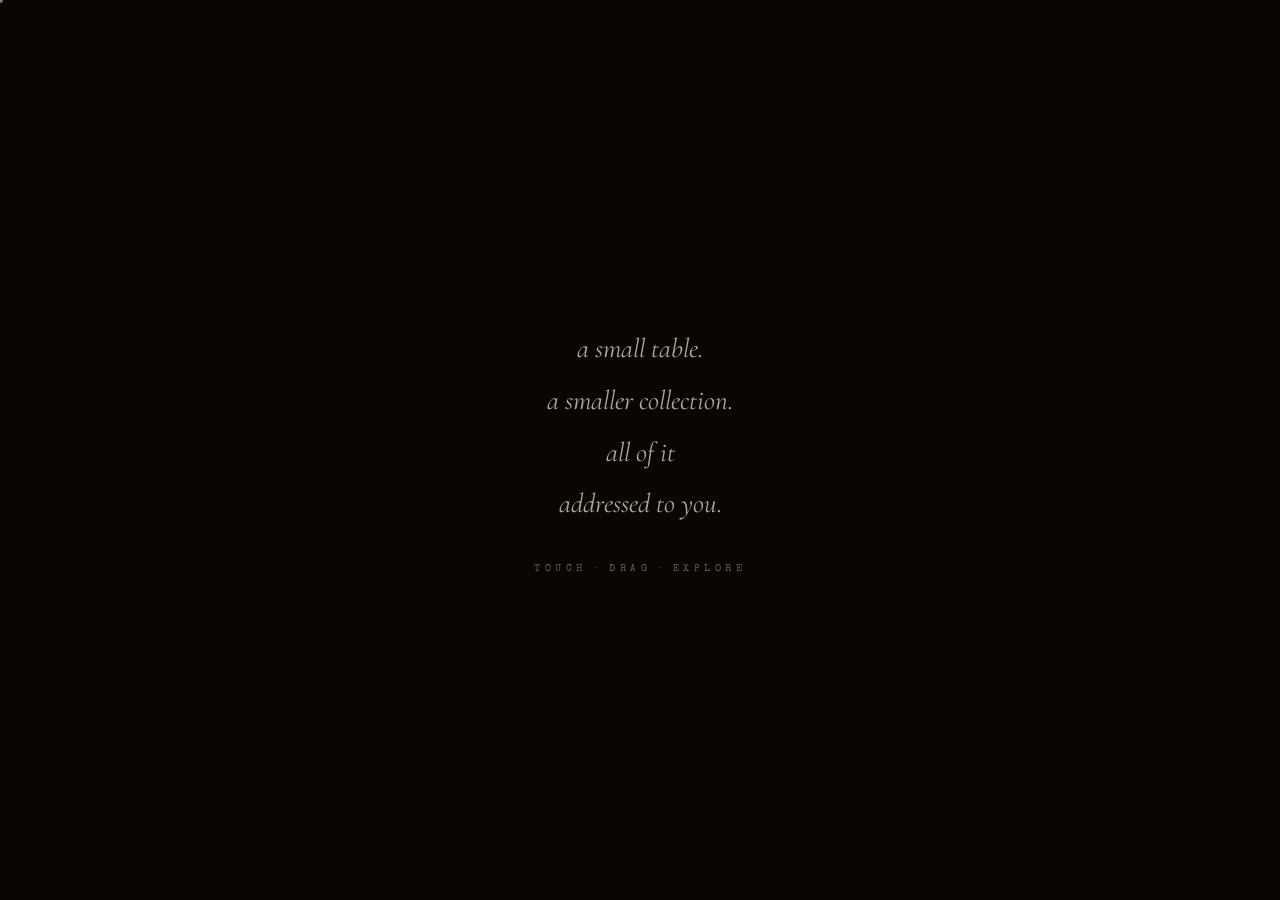
<file: vinyl 2.0/matchbox.html>
<!DOCTYPE html>
<html lang="en">
<head>
<meta charset="UTF-8">
<meta name="viewport" content="width=device-width, initial-scale=1.0">
<meta name="theme-color" content="#0f0906">
<title>for Czarina — our table</title>
<meta name="description" content="A small wooden table of the things we kept — drag, open, strike, tear, tip.">

<link rel="preconnect" href="https://fonts.googleapis.com">
<link rel="preconnect" href="https://fonts.gstatic.com" crossorigin>
<link href="https://fonts.googleapis.com/css2?family=Cormorant+Garamond:ital,wght@0,300;0,400;1,300;1,400&family=Special+Elite&family=Caveat:wght@400;500;600&family=Homemade+Apple&display=swap" rel="stylesheet">
<link rel="stylesheet" href="shared.css">

<style>
:root {
  --bg: #0f0906;
  --paper: #f5e8c5;
  --focus-color: rgba(255,210,140,.9);
  --cursor-bg: rgba(245,232,208,.55);
  --cursor-bg-hover: rgba(255,215,150,.95);
  --cursor-ring-color: rgba(245,232,208,.2);
  --cursor-ring-hover: rgba(255,215,150,.45);
  --preloader-bg: #0f0906;
  --overlay-bg: #0f0906;
  --back-color: rgba(245,232,208,.45);
  --back-color-hover: rgba(255,220,170,.95);
  --grain-opacity: .14;
}
html, body { overflow-x: hidden; }
body {
  background: var(--bg);
  font-family: 'Cormorant Garamond', serif;
  color: var(--paper);
  min-height: 100dvh;
  user-select: none;
}
.note-paper, .note-paper * { user-select: text; }

/* ─── OPENING ───────────────── */
.opening {
  position: fixed; inset: 0; z-index: 9999;
  background: #0a0604;
  display: flex; align-items: center; justify-content: center;
  transition: opacity var(--dur-slow) var(--ease-out);
}
.opening.is-gone { opacity: 0; pointer-events: none; }
.opening-line {
  font-family: 'Cormorant Garamond', serif;
  font-style: italic;
  font-size: clamp(1.1rem, 3vw, 1.7rem);
  color: rgba(245,232,208,0);
  text-align: center; line-height: 1.9;
  max-width: 560px; padding: 0 var(--s-6);
  transition: color 1.5s var(--ease-out);
}
.opening-line.is-visible { color: rgba(245,232,208,.72); }
.opening-sub {
  font-family: 'Special Elite', monospace;
  font-size: 10px; letter-spacing: .45em;
  color: rgba(245,232,208,0); text-transform: uppercase;
  margin-top: var(--s-6);
  transition: color 1s var(--ease-out);
  text-align: center;
}
.opening-sub.is-visible { color: rgba(245,232,208,.4); }

/* ─── TABLE ───────────────────── */
.table {
  position: fixed; inset: 0; z-index: 0;
  background:
    radial-gradient(ellipse 80% 65% at 50% 50%,
      rgba(60,35,18,.55) 0%, rgba(15,9,6,.28) 58%, #0a0604 100%),
    repeating-linear-gradient(42deg,
      transparent 0 3px, rgba(90,55,25,.07) 3px 4px),
    #0f0906;
}
.table-vign {
  position: fixed; inset: 0; z-index: 1; pointer-events: none;
  background: radial-gradient(ellipse 85% 70% at 50% 50%,
    transparent 30%, rgba(0,0,0,.75) 100%);
}
.table-light {
  position: fixed; top: -150px; left: 50%;
  transform: translateX(-50%);
  width: 900px; height: 700px; border-radius: 50%;
  background: radial-gradient(ellipse,
    rgba(255,200,100,.14) 0%, transparent 55%);
  pointer-events: none; z-index: 2;
  filter: blur(50px);
  animation: lamp-sway 9s ease-in-out infinite;
}
@keyframes lamp-sway {
  0%, 100% { transform: translateX(-50%) translateY(0); }
  50%      { transform: translateX(-48%) translateY(3px); }
}

/* Soft focus vignette used during "peak moments" (note/polaroid open) */
.focus-dim {
  position: fixed; inset: 0; z-index: 9000;
  background: radial-gradient(ellipse 55% 45% at 50% 50%,
    transparent 0%, rgba(0,0,0,.55) 70%, rgba(0,0,0,.82) 100%);
  opacity: 0; pointer-events: none;
  transition: opacity 900ms var(--ease-out);
}
.focus-dim.is-on { opacity: 1; }

/* ─── SCENE ────────────────────── */
.scene {
  position: fixed; inset: 0; z-index: 10;
  opacity: 0;
  transition: opacity 1s var(--ease-out);
  touch-action: none;
}
.scene.is-visible { opacity: 1; }
.scene.is-peak .obj:not(.is-peak-target) {
  filter: blur(1.5px) brightness(.55);
  transition: filter 700ms var(--ease-out);
}
.scene.is-peak .obj.is-peak-target {
  z-index: 9200 !important;
  filter: drop-shadow(0 18px 40px rgba(0,0,0,.7)) brightness(1.06);
  transition: filter 700ms var(--ease-out), transform 700ms var(--ease-soft);
}

/* ─── OBJECTS ─────────────────── */
.obj {
  position: absolute;
  transition: filter var(--dur-fast) var(--ease-out),
              transform var(--dur-med) var(--ease-soft);
  touch-action: none;
  cursor: grab;
  will-change: transform;
}
.obj.is-grabbed {
  filter: brightness(1.12) drop-shadow(0 10px 22px rgba(0,0,0,.55));
  z-index: 500 !important;
  cursor: grabbing;
  transition: filter var(--dur-fast) var(--ease-out);
}
.obj.is-touching { transform: scale(1.04) !important; }
.obj:focus-visible {
  outline: 2px solid var(--focus-color);
  outline-offset: 6px;
  border-radius: 4px;
}

/* Gentle breathing idle hint (opt-in via .is-breathing) */
.obj.is-breathing { animation: obj-breathe 6s ease-in-out infinite; }
@keyframes obj-breathe {
  0%, 100% { filter: drop-shadow(0 4px 10px rgba(0,0,0,.45)); }
  50%      { filter: drop-shadow(0 6px 18px rgba(255,190,110,.22)) brightness(1.05); }
}

.obj-label {
  position: absolute;
  top: calc(100% + 6px); left: 50%;
  transform: translateX(-50%);
  font-family: 'Special Elite', monospace;
  font-size: 9px; letter-spacing: .25em;
  color: rgba(245,232,208,.35);
  text-transform: uppercase;
  white-space: nowrap;
  pointer-events: none;
  opacity: 0;
  transition: opacity var(--dur-fast) var(--ease-out);
}
.obj:hover .obj-label,
.obj:focus-visible .obj-label { opacity: 1; }

/* ─── MATCHBOX ─────────────── */
.matchbox {
  position: relative;
  width: 160px; height: 68px;
  perspective: 800px;
}
.mb-cover, .mb-tray {
  position: absolute; inset: 0;
  border-radius: 4px;
  box-shadow:
    0 4px 12px rgba(0,0,0,.55),
    inset 0 1px 0 rgba(255,255,255,.08),
    inset 0 -2px 0 rgba(0,0,0,.25);
}
.mb-cover {
  background: linear-gradient(180deg, var(--mb-col1, #6a2818) 0%, var(--mb-col2, #4a1808) 100%);
  z-index: 3;
  border: 1px solid rgba(0,0,0,.4);
  overflow: hidden;
  transition: transform var(--dur-med) var(--ease-soft);
}
/* Paper wear / fiber noise baked into every cover */
.mb-cover::before {
  content: ''; position: absolute; inset: 0;
  background:
    repeating-linear-gradient(87deg, transparent 0 2px, rgba(0,0,0,.05) 2px 3px),
    radial-gradient(circle at 20% 30%, rgba(255,255,255,.06), transparent 40%),
    radial-gradient(circle at 80% 70%, rgba(0,0,0,.08), transparent 50%);
  mix-blend-mode: overlay;
  opacity: .7; pointer-events: none;
}
.mb-cover::after {
  content: '';
  position: absolute; left: 6px; right: 6px; top: 6px;
  height: 8px;
  background: repeating-linear-gradient(90deg,
    rgba(20,10,5,.7) 0 1px, transparent 1px 3px);
  opacity: .6;
}
.mb-label {
  position: absolute;
  left: 12px; right: 12px; bottom: 10px;
  font-family: 'Special Elite', monospace;
  font-size: 9px; letter-spacing: .2em;
  color: var(--mb-label-color, rgba(245,220,160,.8));
  text-transform: uppercase;
  text-align: center;
  line-height: 1.4;
  z-index: 2;
}
.mb-title {
  font-family: 'Caveat', cursive;
  font-size: 1.1rem;
  color: var(--mb-label-color, rgba(245,220,160,.9));
  display: block;
  text-align: center;
  margin-top: 14px;
  position: relative;
  z-index: 2;
}
.mb-tray {
  background: linear-gradient(180deg, #3a1a0a 0%, #1a0a04 100%);
  z-index: 2;
}
.mb-tray-inner {
  position: absolute;
  left: 10px; right: 10px; top: 10px; bottom: 10px;
  background: rgba(0,0,0,.3);
  border-radius: 2px;
  display: flex; align-items: center; justify-content: center;
  font-family: 'Special Elite', monospace;
  font-size: 9px; letter-spacing: .18em;
  color: rgba(245,220,160,.55);
  text-align: center;
  line-height: 1.5;
}
/* Row of matches visible in the tray (purely decorative SVG layer) */
.mb-tray-matches {
  position: absolute; left: 8px; right: 8px; top: 6px; height: 14px;
  display: flex; gap: 2px; align-items: flex-start;
  pointer-events: none; z-index: 3;
}
.mb-tray-matches span {
  flex: 1; height: 100%;
  background: linear-gradient(to bottom,
    var(--match-head, #2a1a0e) 0 22%,
    #e8d49a 22% 100%);
  border-radius: 1px 1px 0 0;
  opacity: .85;
}
.matchbox.is-open .mb-cover { transform: translateX(-72%); }

/* Distinct cover treatments (add-on — does NOT replace original gradients) */
.mb-cover.cover-est {
  background:
    radial-gradient(ellipse at 50% 110%, rgba(255,160,180,.28), transparent 55%),
    linear-gradient(180deg, #f5ead0 0%, #e8d9b2 100%);
}
.mb-cover.cover-est .mb-tulip {
  position: absolute; left: 50%; bottom: 6px;
  transform: translateX(-50%);
  width: 36px; height: 28px;
  opacity: .9;
}
.mb-cover.cover-mac {
  background:
    linear-gradient(135deg, #d8d2c2 0%, #b5ad98 100%);
}
.mb-cover.cover-mac .mb-album {
  position: absolute; left: 8px; top: 8px;
  width: 22px; height: 22px;
  background:
    radial-gradient(circle, #1a1208 0%, #0a0604 75%);
  border-radius: 2px;
  box-shadow: inset 0 0 0 1px rgba(255,255,255,.08);
}
.mb-cover.cover-mac .mb-album::after{
  content:''; position:absolute; left:50%; top:50%;
  width:5px; height:5px; border-radius:50%;
  background:#e0c878; transform:translate(-50%,-50%);
}
.mb-cover.cover-brew {
  background: linear-gradient(180deg, #f4ead2 0%, #e0d2b0 100%);
}
.mb-cover.cover-brew .mb-brew-stamp {
  position: absolute; left: 50%; top: 50%;
  transform: translate(-50%,-55%);
  width: 52px; height: 52px;
  border: 1.3px solid rgba(120,85,45,.75);
  border-radius: 50%;
  display: flex; align-items: center; justify-content: center;
  font-family: 'Special Elite', monospace;
  font-size: 6px; letter-spacing: .22em;
  color: rgba(90,60,30,.85);
  text-align: center; line-height: 1.35;
  box-shadow: inset 0 0 0 3px rgba(120,85,45,.08);
}
.mb-cover.cover-ribbon {
  background:
    linear-gradient(180deg, #f8f5ee 0%, #e8e2d0 100%);
}
.mb-cover.cover-ribbon .rr-banner {
  position: absolute; left: 50%; top: 50%;
  transform: translate(-50%,-55%) rotate(-4deg);
  font-family: 'Caveat', cursive;
  font-weight: 600;
  font-size: 1.25rem;
  color: #fff;
  background: linear-gradient(180deg, #c0201a 0%, #8a1410 100%);
  padding: 2px 16px;
  border-radius: 10px 30px 10px 30px / 14px;
  box-shadow: 0 2px 5px rgba(0,0,0,.3), inset 0 -2px 0 rgba(0,0,0,.25);
  letter-spacing: .01em;
}
.mb-cover.cover-snack {
  background: linear-gradient(180deg, #3a5a2a 0%, #203a18 100%);
}
.mb-cover.cover-snack .mb-label { color: rgba(240,220,140,.9); }
.mb-cover.cover-snack .snack-dots {
  position: absolute; left: 10px; right: 10px; top: 22px;
  display: flex; gap: 4px; justify-content: center;
}
.mb-cover.cover-snack .snack-dots i {
  width: 10px; height: 14px; border-radius: 1px;
  display: inline-block;
}
.mb-cover.cover-snack .snack-dots i:nth-child(1){ background:linear-gradient(#8a5020,#4a2810); }
.mb-cover.cover-snack .snack-dots i:nth-child(2){ background:linear-gradient(#d8b040,#8a6020); }
.mb-cover.cover-snack .snack-dots i:nth-child(3){ background:linear-gradient(#c84040,#701818); }
.mb-cover.cover-cola {
  background: linear-gradient(160deg, #f0d070 0%, #c89830 55%, #a07820 100%);
  box-shadow:
    0 4px 12px rgba(0,0,0,.55),
    inset 0 1px 0 rgba(255,255,255,.35),
    inset 0 -2px 0 rgba(80,50,10,.5);
}
.mb-cover.cover-cola .cola-can {
  position: absolute; left: 26%; top: 18px; transform: translateX(-50%);
  width: 12px; height: 26px; border-radius: 2px;
  background: linear-gradient(180deg, #d01818 0%, #8a1010 100%);
  box-shadow: inset 0 1px 0 rgba(255,255,255,.4);
}
.mb-cover.cover-cola .cola-cup {
  position: absolute; right: 24%; top: 20px; transform: translateX(50%);
  width: 18px; height: 14px; border-radius: 2px 2px 8px 8px;
  background: linear-gradient(180deg, #f5ead0 0%, #c8a878 100%);
  border: 1px solid rgba(60,30,10,.5);
}
.mb-cover.cover-cola .cola-cup::after{
  content:''; position:absolute; left:2px; right:2px; top:3px; height:4px;
  background: #3a1a08; border-radius:1px;
}

/* ─── TICKET ─────────────────── */
.ticket {
  width: 190px; height: 72px;
  position: relative;
  transform-style: preserve-3d;
}
.ticket-body {
  width: 100%; height: 100%;
  background: linear-gradient(135deg, #e8d89c 0%, #d4b87c 100%);
  border-radius: 3px;
  box-shadow:
    0 3px 10px rgba(0,0,0,.55),
    inset 0 1px 0 rgba(255,255,255,.3);
  display: flex; padding: 10px 14px;
  position: relative; overflow: hidden;
}
.ticket-body::before {
  content: '';
  position: absolute; top: 50%; left: 0; bottom: 0; width: 100%;
  background: repeating-linear-gradient(0deg,
    transparent 0 3px, rgba(120,85,40,.1) 3px 4px);
  pointer-events: none;
}
.ticket-perf {
  position: absolute; top: 0; bottom: 0; left: 42%; width: 1px;
  background: repeating-linear-gradient(0deg,
    transparent 0 3px, rgba(80,55,25,.6) 3px 6px);
}
.ticket-stub, .ticket-main {
  display: flex; flex-direction: column; justify-content: space-between;
  font-family: 'Special Elite', monospace;
  color: #3a2820; z-index: 1;
}
.ticket-stub {
  width: 40%; align-items: center; text-align: center;
  padding-right: 6px;
}
.ticket-main { width: 58%; padding-left: 12px; }
.ticket-stub-num { font-size: 1.1rem; letter-spacing: .08em; }
.ticket-stub-sub { font-size: 7px; letter-spacing: .25em; text-transform: uppercase; opacity: .65; }
.ticket-title { font-family: 'Caveat', cursive; font-size: .95rem; font-weight: 600; }
.ticket-row { font-size: 8px; letter-spacing: .22em; text-transform: uppercase; opacity: .7; }
.ticket.is-torn .ticket-body { animation: ticket-shake .12s ease; }
@keyframes ticket-shake {
  0% { transform: translateX(0); }
  50% { transform: translateX(-4px) rotate(-1deg); }
  100% { transform: translateX(2px); }
}
.ticket.is-torn .ticket-perf {
  background: transparent;
  border-left: 1px dashed rgba(80,55,25,.9);
}
.ticket.is-torn .ticket-stub {
  transform: translateX(-14px) rotate(-4deg);
  transition: transform var(--dur-med) var(--ease-soft);
}
/* Small "grip" notch on the stub to hint the tear gesture */
.ticket-tear-hint {
  position: absolute; left: 42%; top: 50%;
  transform: translate(-50%,-50%);
  width: 14px; height: 14px; border-radius: 50%;
  background: rgba(80,55,25,.12);
  pointer-events: none;
  animation: tear-hint 3s ease-in-out infinite;
}
@keyframes tear-hint {
  0%,100% { opacity:.3; transform: translate(-50%,-50%) scale(1); }
  50%     { opacity:.7; transform: translate(-50%,-50%) scale(1.25); }
}

/* ─── JAR ────────────────────── */
.jar-wrap { position: relative; width: 120px; height: 150px; }
.jar {
  width: 100%; height: 100%;
  border-radius: 10px 10px 16px 16px;
  background: linear-gradient(180deg,
    rgba(100,140,160,.1) 0%, rgba(80,120,140,.18) 40%, rgba(60,100,120,.12) 100%);
  border: 1.5px solid rgba(200,230,240,.15);
  box-shadow:
    inset 0 0 20px rgba(100,140,160,.14),
    inset 0 2px 0 rgba(255,255,255,.12),
    0 4px 12px rgba(0,0,0,.35);
  position: relative;
  transform-origin: 50% 100%;
  transition: transform var(--dur-slow) var(--ease-soft);
}
.jar.is-tipped { transform: rotate(-45deg) translateY(-10px); }
.jar-lid {
  position: absolute; top: -6px; left: -4px; right: -4px; height: 14px;
  background: linear-gradient(180deg, #3a2a1a 0%, #1a1108 100%);
  border-radius: 4px;
  box-shadow: 0 2px 4px rgba(0,0,0,.5);
}
/* Cork variant to match the reference PNG */
.jar-cork {
  position: absolute; top: -10px; left: 20%; right: 20%; height: 14px;
  background:
    linear-gradient(180deg, #c8965a 0%, #8a5e30 100%),
    repeating-linear-gradient(30deg, rgba(0,0,0,.08) 0 1px, transparent 1px 3px);
  border-radius: 3px 3px 2px 2px;
  box-shadow: 0 2px 3px rgba(0,0,0,.45), inset 0 1px 0 rgba(255,255,255,.18);
}
.jar-label {
  position: absolute; top: 38%; left: 12%; right: 12%;
  background: #f0d89a; padding: 6px 4px; border-radius: 2px;
  font-family: 'Special Elite', monospace;
  font-size: 7px; letter-spacing: .15em;
  color: #3a2820; text-transform: uppercase;
  text-align: center; transform: rotate(-1.5deg);
  box-shadow: 0 1px 2px rgba(0,0,0,.35);
}
.jar-matches {
  position: absolute; bottom: 18px; left: 50%;
  transform: translateX(-50%);
  display: flex; gap: 1px; align-items: flex-end;
}
.jar-match {
  width: 2px;
  background: linear-gradient(to bottom,
    #d08858 0%, #c08050 4%, #f0d89a 5%, #f0d89a 100%);
  opacity: .9;
}
.spilled {
  position: absolute; bottom: -12px; right: -20px;
  width: 200px; height: 80px; pointer-events: none;
}
.spilled-match {
  position: absolute;
  background: #f0d89a;
  border-radius: 1px;
  opacity: 0;
  transition: opacity var(--dur-fast) var(--ease-out),
              transform var(--dur-med) var(--ease-soft);
}
.spilled-match .match-head {
  position: absolute; top: -3px; left: -2px;
  width: 6px; height: 6px; border-radius: 50%;
  background: radial-gradient(circle, #d05838 0%, #a03820 80%);
  pointer-events: auto; cursor: pointer;
}
/* Invisible tap-target enlarger — match heads are 6×6px,
   below recommended 44×44px touch target minimum */
.spilled-match .match-head::before {
  content: '';
  position: absolute;
  inset: -18px;
}

/* ─── CAT ──────────────────── */
.cat { width: 72px; height: 72px; position: relative; }
.cat-body {
  width: 100%; height: 100%;
  background: radial-gradient(circle at 50% 60%, #2a1a14 0%, #120a08 100%);
  border-radius: 50% 50% 40% 40% / 55% 55% 40% 40%;
  position: relative;
}
.cat-ear {
  position: absolute;
  width: 0; height: 0;
  border-left: 10px solid transparent;
  border-right: 10px solid transparent;
  border-bottom: 16px solid #2a1a14;
  top: -4px;
}
.cat-ear-l { left: 6px; transform: rotate(-18deg); }
.cat-ear-r { right: 6px; transform: rotate(18deg); }
.cat-eye {
  position: absolute; top: 34%;
  width: 8px; height: 8px; border-radius: 50%;
  background: #f0c858;
  box-shadow: 0 0 4px rgba(240,200,88,.4);
  transition: height 120ms var(--ease-out);
}
.cat-eye-l { left: 22px; }
.cat-eye-r { right: 22px; }
.cat-eye.is-blinking { height: 1px; }
.cat-nose {
  position: absolute; top: 46%; left: 50%;
  transform: translateX(-50%);
  width: 4px; height: 3px;
  background: #d05878;
  border-radius: 50% 50% 50% 50% / 40% 40% 60% 60%;
}

/* ─── HEARTBEAT MATCH ──────── */
.hb-match { width: 50px; height: 90px; position: relative; }
.hb-stick {
  position: absolute; left: 50%; top: 0;
  transform: translateX(-50%);
  width: 3px; height: 100%;
  background: linear-gradient(to bottom, #d0a858 0%, #b08840 100%);
  border-radius: 2px;
}
.hb-head {
  position: absolute; left: 50%; top: -2px;
  transform: translateX(-50%);
  width: 10px; height: 10px; border-radius: 50%;
  background: radial-gradient(circle, #e04838 0%, #a02820 80%);
}
.hb-glow {
  position: absolute; top: -12px; left: 50%;
  transform: translateX(-50%);
  width: 24px; height: 24px; border-radius: 50%;
  background: radial-gradient(circle, rgba(224,72,56,.5) 0%, transparent 70%);
  opacity: 0;
}
.hb-glow.is-pulsing { animation: hb-pulse 1.2s var(--ease-out); }
@keyframes hb-pulse {
  0%   { opacity: 0; transform: translateX(-50%) scale(.8); }
  30%  { opacity: .9; transform: translateX(-50%) scale(1.1); }
  100% { opacity: 0; transform: translateX(-50%) scale(1.4); }
}

/* ─── RECEIPT ───────────────── */
.receipt {
  width: 130px; min-height: 160px;
  background: #f5e8c5;
  box-shadow: 0 3px 10px rgba(0,0,0,.4);
  padding: 14px 10px 16px;
  color: #3a2820;
  font-family: 'Special Elite', monospace;
  font-size: 9px; letter-spacing: .05em;
  line-height: 1.6;
  position: relative;
}
.receipt-head { text-align: center; font-size: 11px; letter-spacing: .15em; margin-bottom: 8px; }
.receipt-div { border-top: 1px dashed rgba(58,40,32,.4); margin: 6px 0; }
.receipt-row { display: flex; justify-content: space-between; }

/* ─── POLAROID (dog + cat) ────── */
.polaroid {
  width: 130px; height: 150px;
  background: #f5ead0;
  padding: 8px 8px 22px;
  box-shadow:
    0 8px 22px rgba(0,0,0,.6),
    inset 0 1px 0 rgba(255,255,255,.3);
  position: relative;
  transform-origin: 50% 50%;
  transition: transform var(--dur-med) var(--ease-soft),
              box-shadow var(--dur-med) var(--ease-soft);
}
.polaroid.is-flipped {
  transform: rotateY(180deg);
}
.polaroid-inner {
  width: 100%; height: 110px;
  border-radius: 1px;
  position: relative;
  overflow: hidden;
  background:
    radial-gradient(ellipse at 35% 55%, #a89070 0%, #5a3828 55%, #2a1810 100%);
  box-shadow: inset 0 0 0 1px rgba(0,0,0,.35);
}
/* Dog silhouette (left) */
.polaroid-dog {
  position: absolute; left: 8%; bottom: 8%;
  width: 38%; height: 70%;
  background:
    radial-gradient(ellipse at 50% 40%, #b89070 0%, #704028 80%);
  border-radius: 40% 45% 30% 30% / 45% 50% 35% 35%;
}
.polaroid-dog::before {
  content:''; position:absolute; left:20%; top:-14%;
  width:60%; height:36%;
  background: radial-gradient(ellipse, #a88060 0%, #604028 90%);
  border-radius: 50% 50% 20% 20%;
}
.polaroid-dog::after {
  content:''; position:absolute; left:30%; top:8%;
  width:10%; height:10%; border-radius:50%;
  background:#0a0604;
}
/* Cat silhouette (right, black) */
.polaroid-cat {
  position: absolute; right: 10%; bottom: 6%;
  width: 34%; height: 60%;
  background: radial-gradient(ellipse at 50% 60%, #1a1208 0%, #000 100%);
  border-radius: 40% 40% 25% 25% / 50% 50% 30% 30%;
}
.polaroid-cat::before {
  content:''; position:absolute; left:10%; top:-10%;
  width:80%; height:40%;
  background:#0a0604;
  border-radius: 40% 40% 20% 20%;
}
.polaroid-cat::after {
  content:''; position:absolute; left:30%; top:10%;
  width:8%; height:8%; border-radius:50%;
  background:#e8c840;
  box-shadow: 18px 0 0 #e8c840;
}
.polaroid-heart {
  position: absolute; top: 6px; right: 8px;
  width: 14px; height: 14px;
  color: #a04050;
  opacity: .75;
}
.polaroid-caption {
  position: absolute; left: 0; right: 0; bottom: 4px;
  text-align: center;
  font-family: 'Homemade Apple', 'Caveat', cursive;
  font-size: .7rem;
  color: #4a3020;
  opacity: .85;
}
.polaroid-back {
  position: absolute; inset: 0;
  background: #f0e2c0;
  backface-visibility: hidden;
  transform: rotateY(180deg);
  padding: 14px 12px;
  font-family: 'Homemade Apple', cursive;
  font-size: .72rem;
  color: #3a2820;
  line-height: 1.7;
  text-align: center;
  box-shadow: inset 0 0 0 1px rgba(0,0,0,.08);
}
.polaroid { transform-style: preserve-3d; }
.polaroid-front, .polaroid-back { backface-visibility: hidden; }
.polaroid-front {
  width: 100%; height: 100%;
  padding: 8px 8px 22px;
  background: #f5ead0;
}
.polaroid.is-flipped .polaroid-front { visibility: hidden; transition: visibility 0s linear 300ms; }

/* ─── FLAME ────────────────── */
.flame {
  position: fixed; pointer-events: none;
  z-index: 9400; opacity: 0;
  transition: opacity var(--dur-fast) var(--ease-out);
}
.flame.is-on { opacity: 1; }
.flame-glow {
  position: absolute; border-radius: 50%;
  background: radial-gradient(circle, rgba(255,180,60,.55) 0%, transparent 70%);
  animation: flame-flicker .2s ease-in-out infinite alternate;
}
.flame-svg {
  position: relative; z-index: 2;
  animation: flame-dance .15s steps(3) infinite;
}
@keyframes flame-flicker {
  0%   { transform: scale(1) translate(0,0); }
  100% { transform: scale(1.06) translate(1px,-1px); }
}
@keyframes flame-dance {
  0%,100% { transform: translate(0,0) scaleY(1); }
  33%     { transform: translate(-1px,-1px) scaleY(1.05); }
  66%     { transform: translate(1px,0) scaleY(.97); }
}
.flame-word {
  position: fixed; pointer-events: none; z-index: 9500;
  font-family: 'Caveat', cursive;
  font-size: 1.2rem;
  color: rgba(255,200,120,.85);
  text-shadow: 0 0 8px rgba(255,140,60,.6);
  animation: word-float 1.9s var(--ease-out) forwards;
}
@keyframes word-float {
  0%   { opacity: 0; transform: translate(-50%, 0) scale(.9); }
  20%  { opacity: 1; }
  100% { opacity: 0; transform: translate(-50%, -70px) scale(1); }
}

/* ─── DECORATIVE SCATTER (loose + burnt matches) ── */
.scatter {
  position: fixed; inset: 0; z-index: 5;
  pointer-events: none;
}
.scatter-match {
  position: absolute;
  width: 2.5px; height: 40px;
  background: linear-gradient(to bottom,
    var(--hd, #1a100a) 0 14%,
    #e8d49a 14% 100%);
  border-radius: 1px;
  opacity: .55;
  filter: drop-shadow(0 2px 3px rgba(0,0,0,.5));
  transform-origin: 50% 100%;
}
.scatter-match.burnt {
  --hd: #0a0604;
  opacity: .45;
}
.scatter-match.burnt::before {
  content: ''; position: absolute;
  left: -2.5px; top: -3px;
  width: 7px; height: 9px;
  border-radius: 50%;
  background: radial-gradient(circle, #1a0a04 30%, rgba(20,10,4,0) 75%);
}

/* ─── NOTE MODAL ──────────── */
.note-modal {
  position: fixed; inset: 0;
  background: rgba(10,6,4,.92);
  z-index: 9500;
  display: flex; align-items: center; justify-content: center;
  opacity: 0; pointer-events: none;
  transition: opacity var(--dur-slow) var(--ease-out);
  padding: var(--s-6);
}
.note-modal.is-open { opacity: 1; pointer-events: all; }
.note-paper {
  background: #f5e8c5;
  padding: var(--s-7) var(--s-7) var(--s-6);
  max-width: 480px;
  box-shadow: 0 20px 50px rgba(0,0,0,.7);
  position: relative;
  transform: rotate(-.8deg) scale(.96);
  opacity: 0;
  transition:
    transform 700ms var(--ease-soft),
    opacity 600ms var(--ease-out);
}
.note-modal.is-open .note-paper {
  transform: rotate(-.8deg) scale(1);
  opacity: 1;
  transition-delay: 200ms;
}
.note-paper::before {
  content: '';
  position: absolute; top: 14px; left: 22px;
  width: 50px; height: 20px;
  background: rgba(200,160,100,.35);
  transform: rotate(-6deg);
  box-shadow: 0 1px 3px rgba(0,0,0,.18);
}
.note-close {
  position: absolute; top: 4px; right: 6px;
  font-family: 'Special Elite', monospace;
  font-size: 10px; letter-spacing: .2em;
  color: rgba(58,40,32,.55);
  text-transform: uppercase;
  /* Expand tap target to ~44px without changing visual appearance */
  padding: 10px 12px;
}
.note-close:hover, .note-close:focus-visible {
  color: #3a2820;
  outline: 2px solid rgba(58,40,32,.4);
  outline-offset: 2px;
}
.note-text {
  font-family: 'Homemade Apple', 'Caveat', cursive;
  font-size: clamp(.92rem, 2.4vw, 1.1rem);
  color: #3a2820;
  line-height: 2.1;
}
.note-sig {
  font-family: 'Caveat', cursive;
  font-size: 1.3rem;
  color: #3a2820;
  text-align: right;
  margin-top: var(--s-5);
  font-weight: 600;
}

/* Screen-reader live region for flame words */
.sr-live {
  position: absolute !important;
  width: 1px; height: 1px;
  overflow: hidden; clip: rect(0 0 0 0);
  white-space: nowrap;
}

/* ─── HINT ──────────────── */
.hint-text {
  position: fixed; bottom: var(--s-5); left: 50%;
  transform: translateX(-50%);
  font-family: 'Special Elite', monospace;
  font-size: 9px; letter-spacing: .32em;
  color: rgba(245,232,208,.3);
  text-transform: uppercase;
  z-index: 50; pointer-events: none;
  opacity: 0;
  transition: opacity var(--dur-slow) var(--ease-out);
  animation: hint-bob 3s ease-in-out infinite;
}
.hint-text.is-on { opacity: 1; }
@keyframes hint-bob {
  0%, 100% { opacity: .3; }
  50%      { opacity: .55; }
}

/* ─── SOUND BUTTON ────────── */
.sound-btn {
  position: fixed; bottom: var(--s-5); right: var(--s-5);
  z-index: 60;
  width: 36px; height: 36px; border-radius: 50%;
  background: rgba(245,232,208,.06);
  border: 1px solid rgba(245,232,208,.15);
  display: flex; align-items: center; justify-content: center;
  color: rgba(245,232,208,.5);
  transition:
    background var(--dur-fast) var(--ease-out),
    border-color var(--dur-fast) var(--ease-out),
    color var(--dur-fast) var(--ease-out);
}
.sound-btn:hover, .sound-btn:focus-visible {
  background: rgba(245,232,208,.12);
  border-color: rgba(245,232,208,.3);
  color: rgba(245,232,208,.9);
}
.sound-btn.is-on {
  background: rgba(245,232,208,.18);
  border-color: rgba(245,232,208,.4);
  color: rgba(245,232,208,1);
}
.sound-btn svg { width: 15px; height: 15px; opacity: .75; }

/* ─── RESET BUTTON ─────── */
.reset-btn {
  position: fixed; bottom: var(--s-5); right: calc(var(--s-5) + 48px);
  z-index: 60;
  width: 36px; height: 36px; border-radius: 50%;
  background: rgba(245,232,208,.06);
  border: 1px solid rgba(245,232,208,.15);
  color: rgba(245,232,208,.5);
  font-family: 'Special Elite', monospace;
  font-size: 9px;
  letter-spacing: .1em;
  opacity: 0;
  pointer-events: none;
  transition: opacity var(--dur-med) var(--ease-out),
              background var(--dur-fast) var(--ease-out),
              color var(--dur-fast) var(--ease-out);
}
.reset-btn.is-visible { opacity: 1; pointer-events: auto; }
.reset-btn:hover, .reset-btn:focus-visible {
  background: rgba(245,232,208,.12);
  color: rgba(245,232,208,.9);
}

@media (max-width: 640px) {
  .matchbox { width: 128px; height: 56px; }
  .ticket { width: 150px; height: 56px; }
  .jar-wrap { width: 92px; height: 120px; }
  .cat { width: 58px; height: 58px; }
  .hb-match { width: 40px; height: 70px; }
  .receipt { width: 104px; min-height: 140px; }
  .polaroid { width: 110px; height: 128px; }
  .mb-title { font-size: .95rem; margin-top: 10px; }
  .mb-label { font-size: 8px; bottom: 7px; }
}
@media (max-width: 420px) {
  .matchbox { width: 108px; height: 50px; }
  .polaroid { width: 96px; height: 112px; }
  .jar-wrap { width: 78px; height: 104px; }
  .ticket { width: 128px; height: 50px; }
}

/* ─── MOBILE: scrollable stacked layout ─── */
@media (hover: none) and (max-width: 900px) {
  body { overflow-x: hidden; overflow-y: auto; cursor: auto; }

  /* Disable the swaying table-light animation — it's a fixed bg element
     with no visual effect in flow layout but still consumes GPU */
  .table-light { animation: none; }

  /* Switch scene from fixed to flow */
  .scene {
    position: relative;
    inset: auto;
    min-height: 100dvh;
    display: flex;
    flex-direction: column;
    align-items: center;
    padding: 5rem var(--s-5) 6rem;
    gap: var(--s-6);
    touch-action: auto;
  }

  /* Reset all absolute positioning on objects to flow layout */
  .obj {
    position: relative !important;
    left: auto !important;
    top: auto !important;
    rotate: none !important;
    transform: none !important;
    cursor: pointer;
    touch-action: auto;
  }
  .obj:active { transform: scale(0.97) !important; }

  /* Labels always visible on mobile */
  .obj-label {
    opacity: 1;
    position: relative;
    top: auto; left: auto;
    transform: none;
    text-align: center;
    margin-top: 4px;
    display: block;
  }

  /* Matchbox fixed size on mobile */
  .matchbox { width: 150px; height: 68px; }

  /* Hide the fixed scatter (decorative, overlaps content in flow) */
  .scatter { display: none; }

  /* Focus-dim is designed for fixed-layout — disable in flow */
  .focus-dim { display: none; }

  /* Fixed UI buttons: apply safe-area insets */
  .reset-btn {
    bottom: calc(var(--s-5) + env(safe-area-inset-bottom, 0px));
    right: calc(var(--s-5) + 48px + env(safe-area-inset-right, 0px));
  }
  .sound-btn {
    bottom: calc(var(--s-5) + env(safe-area-inset-bottom, 0px));
    right: calc(var(--s-5) + env(safe-area-inset-right, 0px));
  }

  /* Hint text — keep fixed but account for safe-area */
  .hint-text {
    bottom: calc(var(--s-5) + env(safe-area-inset-bottom, 0px));
  }
}

@media (prefers-reduced-motion: reduce) {
  .obj.is-breathing,
  .ticket-tear-hint,
  .table-light { animation: none !important; }
}
</style>
</head>
<body>

<a href="#main" class="skip-link">Skip to content</a>

<div class="grain" aria-hidden="true"></div>
<div class="page-overlay" aria-hidden="true"></div>

<!-- Opening -->
<div class="opening" id="opening" aria-hidden="true">
  <div>
    <p class="opening-line" id="openLine">
      a small table.<br>a smaller collection.<br>all of it<br><em>addressed to you.</em>
    </p>
    <p class="opening-sub" id="openSub">touch · drag · explore</p>
  </div>
</div>

<button class="back-btn" data-action="back" data-href="index.html"
        aria-label="Back to collection">
  <span class="back-arrow" aria-hidden="true"></span>back
</button>

<button class="reset-btn" id="resetBtn" aria-label="Restore the table to its original arrangement">reset</button>

<button class="sound-btn" id="soundBtn" aria-label="Toggle ambient sound" aria-pressed="false">
  <svg viewBox="0 0 24 24" fill="none" stroke="currentColor" stroke-width="1.6" aria-hidden="true">
    <path d="M3 10v4h3l5 4V6L6 10H3z"/>
    <path d="M15 9a4 4 0 010 6"/>
    <path d="M17.5 6.5a7 7 0 010 11" opacity=".6"/>
  </svg>
</button>

<div class="table" aria-hidden="true"></div>
<div class="table-vign" aria-hidden="true"></div>
<div class="table-light" aria-hidden="true"></div>

<!-- Focus dimming layer for peak moments -->
<div class="focus-dim" id="focusDim" aria-hidden="true"></div>

<!-- Decorative scattered matches (non-interactive, below scene) -->
<div class="scatter" id="scatter" aria-hidden="true">
  <span class="scatter-match" style="left:14%; top:48%; transform:rotate(18deg);"></span>
  <span class="scatter-match" style="left:17%; top:51%; transform:rotate(-22deg);"></span>
  <span class="scatter-match" style="left:12%; top:53%; transform:rotate(48deg);"></span>
  <span class="scatter-match burnt" style="left:72%; top:68%; transform:rotate(72deg);"></span>
  <span class="scatter-match burnt" style="left:75%; top:70%; transform:rotate(52deg);"></span>
  <span class="scatter-match" style="left:58%; top:16%; transform:rotate(-34deg); opacity:.38;"></span>
</div>

<!-- Screen reader live region -->
<div class="sr-live" id="srLive" aria-live="polite" aria-atomic="true"></div>

<main class="scene" id="main" aria-label="Our table — drag and interact with objects">
  <h1 class="sr-only">Our Table — a collection of small things, each addressed to you</h1>

  <!-- Est. matchbox -->
  <div class="obj" id="obj-est" data-layer="1.2" data-draggable
       style="left: 6%; top: 20%; rotate: -4deg;"
       tabindex="0" role="group" aria-label="A small matchbox: est. June 21, 2023. Click cover to slide open.">
    <div class="matchbox" data-toggle>
      <div class="mb-tray">
        <div class="mb-tray-matches" style="--match-head:#1a0804;" aria-hidden="true">
          <span></span><span></span><span></span><span></span><span></span>
          <span></span><span></span><span></span><span></span><span></span>
        </div>
        <div class="mb-tray-inner">june · 21<br>2023 — now</div>
      </div>
      <div class="mb-cover cover-est" style="--mb-col1:#f5ead0;--mb-col2:#e8d9b2;--mb-label-color:#3a2820;">
        <span class="mb-title" style="color:#3a2820;font-family:'Cormorant Garamond',serif;font-style:italic;font-size:.95rem;">est.<br><span style="font-size:.8rem">June 21, 2023</span></span>
        <svg class="mb-tulip" viewBox="0 0 40 32" aria-hidden="true">
          <g stroke="#3a6a30" stroke-width="1" fill="none">
            <path d="M20 30 L20 14"/>
            <path d="M20 24 L14 20"/>
            <path d="M20 22 L26 18"/>
          </g>
          <ellipse cx="16" cy="10" rx="3.2" ry="5.2" fill="#e06080"/>
          <ellipse cx="20" cy="7"  rx="3.2" ry="5.5" fill="#e8708a"/>
          <ellipse cx="24" cy="10" rx="3.2" ry="5.2" fill="#e06080"/>
        </svg>
      </div>
    </div>
    <span class="obj-label">est. — june 21, 2023</span>
  </div>

  <!-- Gold Coca-Cola matchbook (NEW) -->
  <div class="obj" id="obj-cola" data-layer="1" data-draggable
       style="left: 32%; top: 8%; rotate: 2deg;"
       tabindex="0" role="group" aria-label="A gold matchbook with a Coca-Cola can and coffee cup. Click to open.">
    <div class="matchbox" data-toggle style="width:128px;height:78px;">
      <div class="mb-tray">
        <div class="mb-tray-matches" style="--match-head:#2a1a0e;" aria-hidden="true">
          <span></span><span></span><span></span><span></span><span></span>
          <span></span><span></span><span></span>
        </div>
        <div class="mb-tray-inner">one cola · one coffee<br>every time</div>
      </div>
      <div class="mb-cover cover-cola">
        <div class="cola-can" aria-hidden="true"></div>
        <div class="cola-cup" aria-hidden="true"></div>
        <span class="mb-label" style="color:#3a2208;font-weight:bold;">cola · café · us</span>
      </div>
    </div>
    <span class="obj-label">what we order</span>
  </div>

  <!-- Cinema ticket matchbox NOTE: original is separate ticket obj; this is the striped cinema-matchbox from PNG -->
  <!-- Mac matchbox -->
  <div class="obj" id="obj-mac" data-layer="1.1" data-draggable
       style="left: 72%; top: 10%; rotate: 5deg;"
       tabindex="0" role="group" aria-label="A Mac DeMarco matchbox: My Kind of Woman. Click cover to open.">
    <div class="matchbox" data-toggle>
      <div class="mb-tray">
        <div class="mb-tray-matches" style="--match-head:#6a3818;" aria-hidden="true">
          <span></span><span></span><span></span><span></span><span></span>
          <span></span><span></span><span></span><span></span><span></span>
        </div>
        <div class="mb-tray-inner">my kind<br>of woman</div>
      </div>
      <div class="mb-cover cover-mac">
        <div class="mb-album" aria-hidden="true"></div>
        <span class="mb-title" style="color:#3a2820;font-size:.8rem;margin-top:10px;letter-spacing:.05em;">MY KIND OF WOMAN</span>
        <span class="mb-label" style="color:rgba(58,40,32,.7);font-size:7px;">mac demarco · playlist</span>
      </div>
    </div>
    <span class="obj-label">my kind of woman</span>
  </div>

  <!-- Brew matchbox -->
  <div class="obj" id="obj-brew" data-layer=".9" data-draggable
       style="left: 30%; top: 32%; rotate: -3deg;"
       tabindex="0" role="group" aria-label="A Brewleaf Café matchbook. Click cover to open.">
    <div class="matchbox" data-toggle style="width:130px;height:92px;">
      <div class="mb-tray">
        <div class="mb-tray-matches" style="--match-head:#3a2a1a;" aria-hidden="true">
          <span></span><span></span><span></span><span></span><span></span>
          <span></span><span></span><span></span>
        </div>
        <div class="mb-tray-inner">every café<br>every order · mine</div>
      </div>
      <div class="mb-cover cover-brew">
        <div class="mb-brew-stamp" aria-hidden="true">BREWLEAF<br>CAFÉ<br>· EST 2021 ·</div>
        <span class="mb-label" style="color:rgba(90,60,30,.75);">café log · our coffees</span>
      </div>
    </div>
    <span class="obj-label">coffee receipts</span>
  </div>

  <!-- Red Ribbon matchbox (NEW) -->
  <div class="obj" id="obj-ribbon" data-layer="1" data-draggable
       style="left: 70%; top: 30%; rotate: 3deg;"
       tabindex="0" role="group" aria-label="A Red Ribbon bakery matchbox — our late-night cake runs. Click to open.">
    <div class="matchbox" data-toggle>
      <div class="mb-tray">
        <div class="mb-tray-matches" style="--match-head:#a02010;" aria-hidden="true">
          <span></span><span></span><span></span><span></span><span></span>
          <span></span><span></span><span></span><span></span><span></span>
        </div>
        <div class="mb-tray-inner">black forest<br>and one fork</div>
      </div>
      <div class="mb-cover cover-ribbon">
        <span class="rr-banner">Red Ribbon</span>
        <span class="mb-label" style="color:rgba(120,40,20,.55);margin-top:4px;">late night · cake runs</span>
      </div>
    </div>
    <span class="obj-label">our cake runs</span>
  </div>

  <!-- Snack matchbox (NEW — Chocnut / green box) -->
  <div class="obj" id="obj-snack" data-layer=".95" data-draggable
       style="left: 74%; top: 48%; rotate: -4deg;"
       tabindex="0" role="group" aria-label="A green snack matchbox — Chocnut and Boy Bawang. Click to open.">
    <div class="matchbox" data-toggle>
      <div class="mb-tray">
        <div class="mb-tray-matches" style="--match-head:#f5e8c5;" aria-hidden="true">
          <span></span><span></span><span></span><span></span><span></span>
          <span></span><span></span><span></span><span></span><span></span>
        </div>
        <div class="mb-tray-inner">the snacks<br>we split in the car</div>
      </div>
      <div class="mb-cover cover-snack">
        <div class="snack-dots" aria-hidden="true"><i></i><i></i><i></i></div>
        <span class="mb-label">chocnut · boy bawang · us</span>
      </div>
    </div>
    <span class="obj-label">car snacks</span>
  </div>

  <!-- Ticket -->
  <div class="obj" id="obj-ticket" data-layer=".95" data-draggable
       style="left: 8%; top: 45%; rotate: 3deg;"
       tabindex="0" role="group" aria-label="A cinema ticket. Double-tap or hold and tear the stub to the left. Drag to reposition.">
    <div class="ticket" id="ticket">
      <div class="ticket-body">
        <div class="ticket-perf" aria-hidden="true"></div>
        <div class="ticket-tear-hint" aria-hidden="true"></div>
        <div class="ticket-stub" data-tear-zone>
          <span class="ticket-stub-num">07</span>
          <span class="ticket-stub-sub">seat</span>
        </div>
        <div class="ticket-main">
          <div class="ticket-title">our movie night</div>
          <div class="ticket-row">june · forever</div>
          <div class="ticket-row">adm: <strong>2</strong></div>
        </div>
      </div>
    </div>
    <span class="obj-label">cinema ticket · tear the stub</span>
  </div>

  <!-- Jar -->
  <div class="obj" id="obj-jar" data-layer="1.05" data-draggable
       style="left: 48%; top: 30%; rotate: -2deg;"
       tabindex="0" role="group" aria-label="A glass jar of matches. Double-click to tip and spill. Drag to reposition.">
    <div class="jar-wrap" data-tap="jar">
      <div class="jar" id="jar">
        <div class="jar-cork" aria-hidden="true"></div>
        <div class="jar-label">memories</div>
        <div class="jar-matches" aria-hidden="true">
          <span class="jar-match" style="height:68px"></span>
          <span class="jar-match" style="height:74px"></span>
          <span class="jar-match" style="height:64px"></span>
          <span class="jar-match" style="height:70px"></span>
          <span class="jar-match" style="height:78px"></span>
          <span class="jar-match" style="height:72px"></span>
          <span class="jar-match" style="height:66px"></span>
          <span class="jar-match" style="height:76px"></span>
        </div>
      </div>
      <div class="spilled" id="spilled" aria-hidden="true"></div>
    </div>
    <span class="obj-label">memory jar · double-tap to spill</span>
  </div>

  <!-- Polaroid (dog + cat) — NEW, emotional anchor -->
  <div class="obj" id="obj-polaroid" data-layer=".95" data-draggable
       style="left: 36%; top: 52%; rotate: -6deg;"
       tabindex="0" role="group" aria-label="A polaroid of a dog and a black cat together, with a heart. Double-click to flip and read the back.">
    <div class="polaroid" id="polaroid" data-tap="polaroid">
      <div class="polaroid-front">
        <div class="polaroid-inner" aria-hidden="true">
          <div class="polaroid-dog"></div>
          <div class="polaroid-cat"></div>
          <svg class="polaroid-heart" viewBox="0 0 20 20" aria-hidden="true">
            <path d="M10 17 C3 12 2 7 5 4 C7 2 10 3 10 6 C10 3 13 2 15 4 C18 7 17 12 10 17 Z"
                  fill="currentColor" stroke="currentColor" stroke-width=".5"/>
          </svg>
        </div>
        <div class="polaroid-caption">you + me, june</div>
      </div>
      <div class="polaroid-back" aria-label="back of polaroid">
        <br>
        "two different animals,<br>
        somehow · the same house."<br><br>
        <span style="font-family:'Caveat',cursive;font-size:1rem;">— j &amp; c</span>
      </div>
    </div>
    <span class="obj-label">us · polaroid · flip</span>
  </div>

  <!-- Cat -->
  <div class="obj" id="obj-cat" data-layer=".85" data-draggable
       style="left: 6%; top: 78%; rotate: -2deg;"
       tabindex="0" role="group" aria-label="A small black cat, blinking slowly">
    <div class="cat">
      <div class="cat-body">
        <div class="cat-ear cat-ear-l" aria-hidden="true"></div>
        <div class="cat-ear cat-ear-r" aria-hidden="true"></div>
        <div class="cat-eye cat-eye-l" id="cat-eye-l" aria-hidden="true"></div>
        <div class="cat-eye cat-eye-r" id="cat-eye-r" aria-hidden="true"></div>
        <div class="cat-nose" aria-hidden="true"></div>
      </div>
    </div>
    <span class="obj-label">the cat you love</span>
  </div>

  <!-- Heartbeat -->
  <div class="obj" id="obj-hb" data-layer=".8" data-draggable
       style="left: 82%; top: 78%; rotate: 8deg;"
       tabindex="0" role="group" aria-label="A match that pulses, slowly, like a heartbeat">
    <div class="hb-match">
      <div class="hb-glow" id="hb-glow" aria-hidden="true"></div>
      <div class="hb-stick" aria-hidden="true"></div>
      <div class="hb-head" aria-hidden="true"></div>
    </div>
    <span class="obj-label">still beating</span>
  </div>

  <!-- Love matchbox (strike) — no longer uses horizontal-only drag as strike;
       strike now requires a dedicated "strip" at the bottom of the box -->
  <div class="obj" id="obj-love" data-layer="1.1" data-draggable
       style="left: 20%; top: 70%; rotate: -6deg;"
       tabindex="0" role="group" aria-label="The I love you more matchbook. Drag the red strip across its striker to light it. Drag the whole box elsewhere to reposition.">
    <div class="matchbox" id="mb-love" style="width:140px;height:78px;">
      <div class="mb-tray">
        <div class="mb-tray-matches" style="--match-head:#701818;" aria-hidden="true">
          <span></span><span></span><span></span><span></span>
          <span></span><span></span><span></span><span></span>
        </div>
        <div class="mb-tray-inner">no, I<br>love YOU · more</div>
      </div>
      <div class="mb-cover" style="--mb-col1:#5a3020;--mb-col2:#3a1c12;">
        <span class="mb-title" style="color:#f5ead0;font-style:italic;font-family:'Cormorant Garamond',serif;font-size:1rem;letter-spacing:.02em;">I love you more</span>
        <!-- striker strip — dedicated strike target -->
        <div id="loveStriker" data-strike
             style="position:absolute;left:10px;right:10px;bottom:8px;height:12px;
                    background: repeating-linear-gradient(90deg,
                      rgba(0,0,0,.55) 0 2px, rgba(180,80,40,.8) 2px 4px);
                    border-radius: 2px;
                    cursor: ew-resize;
                    box-shadow: inset 0 1px 0 rgba(255,255,255,.12);"
             aria-label="striker strip — drag a match across to light">
        </div>
      </div>
    </div>
    <span class="obj-label">i love you more · drag across the strip</span>
  </div>

  <!-- J+C (note trigger) — emotional focal point -->
  <button class="obj is-breathing" id="obj-jc" data-layer="1.15" type="button"
          style="left: 50%; top: 62%; rotate: 2deg; background: transparent; border: none; padding: 0; transform-origin: center;"
          aria-label="J plus C — a small matchbox containing a letter for you. Press to read.">
    <div class="matchbox" style="width:150px;height:96px;">
      <div class="mb-tray">
        <div class="mb-tray-matches" style="--match-head:#5a3820;" aria-hidden="true">
          <span></span><span></span><span></span><span></span><span></span>
          <span></span><span></span><span></span>
        </div>
        <div class="mb-tray-inner">you found<br>the letter</div>
      </div>
      <div class="mb-cover" style="--mb-col1:#f5ead0;--mb-col2:#e8d9b2;">
        <span class="mb-title" style="color:#3a2820;font-family:'Homemade Apple',cursive;font-size:1.4rem;letter-spacing:.02em;margin-top:22px;">J + C</span>
        <!-- tiny pumpkin sticker -->
        <svg aria-hidden="true" viewBox="0 0 20 20" style="position:absolute;left:50%;bottom:6px;transform:translateX(-50%);width:14px;height:14px;opacity:.85;">
          <ellipse cx="10" cy="12" rx="7" ry="5.5" fill="#d86818"/>
          <path d="M10 6 v2" stroke="#3a6020" stroke-width="1.2" stroke-linecap="round"/>
          <path d="M10 7 c1 -1 2 -1 2 -2" stroke="#3a6020" stroke-width="1" fill="none" stroke-linecap="round"/>
        </svg>
      </div>
    </div>
    <span class="obj-label">j + c · a letter</span>
  </button>

  <!-- Receipt -->
  <div class="obj" id="obj-receipt" data-layer=".9" data-draggable
       style="left: 88%; top: 55%; rotate: -8deg;"
       tabindex="0" role="group" aria-label="A café receipt, kept">
    <div class="receipt">
      <div class="receipt-head">— CAFÉ 21 —</div>
      <div class="receipt-row"><span>date</span><span>june 21</span></div>
      <div class="receipt-row"><span>pax</span><span>2</span></div>
      <div class="receipt-div"></div>
      <div class="receipt-row"><span>your order</span><span>— —</span></div>
      <div class="receipt-row"><span>mine</span><span>— —</span></div>
      <div class="receipt-div"></div>
      <div style="text-align:center;font-size:7px;letter-spacing:.2em;margin-top:6px;">total: forever</div>
    </div>
    <span class="obj-label">your order / mine</span>
  </div>

</main>

<!-- Flame -->
<div class="flame" id="globalFlame" aria-hidden="true">
  <div class="flame-glow" style="width:40px;height:40px;top:-20px;left:-12px;"></div>
  <svg class="flame-svg" viewBox="0 0 20 30" width="20" height="30">
    <defs>
      <radialGradient id="fg" cx="50%" cy="80%" r="60%">
        <stop offset="0%"  stop-color="#fff8c0"/>
        <stop offset="40%" stop-color="#ff9020"/>
        <stop offset="100%" stop-color="rgba(200,40,0,0)"/>
      </radialGradient>
    </defs>
    <path d="M10 28 C4 22 2 16 5 10 C7 6 9 4 10 0 C11 4 13 8 14 14 C16 8 14 4 12 0 C18 6 18 14 15 20 C17 16 16 12 14 10 C14 18 12 24 10 28Z" fill="url(#fg)"/>
  </svg>
</div>

<!-- Note modal -->
<div class="note-modal" id="noteModal" role="dialog" aria-modal="true"
     aria-labelledby="noteLabel" aria-hidden="true">
  <div class="note-paper">
    <button class="note-close" data-close aria-label="Close the note">close ×</button>
    <p id="noteLabel" class="sr-only">A note from Jay</p>
    <div class="note-text">
      you found it.<br><br>
      i made this because i didn't know<br>
      how else to say that some songs<br>
      will always sound like you now,<br>
      and i'm not sorry about it.<br><br>
      this box is addressed to you.<br>
      it was always going to be.
    </div>
    <div class="note-sig">— Jay</div>
  </div>
</div>

<p class="hint-text" id="hintText">touch · drag · explore</p>

<script src="shared.js"></script>
<script src="matchbox.js"></script>
</body>
</html>
</file>
<file: vinyl 2.0/shared.css>
/* ═══════════════════════════════════════════════════════════
   SHARED.CSS — cross-page system
   Includes: reset, design tokens, typography, a11y primitives,
   cursor, grain, preloader, back button, page transition,
   reveal animations, volume nav, reduced-motion support.
   Each artist page themes via CSS custom properties.
═══════════════════════════════════════════════════════════ */

/* ─── RESET ─────────────────────────────── */
*,*::before,*::after { margin:0; padding:0; box-sizing:border-box; }
html {
  scroll-behavior: smooth;
  text-size-adjust: 100%;
  -webkit-text-size-adjust: 100%;
  -webkit-font-smoothing: antialiased;
  -moz-osx-font-smoothing: grayscale;
}
body { min-height:100dvh; overflow-x:hidden; line-height:1.5; }
img, svg, video, iframe { display:block; max-width:100%; }
button {
  font:inherit; color:inherit; background:none; border:none;
  cursor:pointer; padding:0;
}
a { color:inherit; text-decoration:none; }
input, textarea, select { font:inherit; }

/* ─── DESIGN TOKENS ─────────────────────── */
:root {
  /* Container widths */
  --container-wide: 860px;
  --container-narrow: 520px;
  --page-px: clamp(1rem, 3vw, 2rem);
  --page-py: clamp(3rem, 6vw, 5rem);

  /* Motion tokens (canonical — do not use bespoke values) */
  --ease-out: cubic-bezier(.22, 1, .36, 1);
  --ease-soft: cubic-bezier(.34, 1.2, .64, 1);
  --ease-in-out: cubic-bezier(.4, 0, .2, 1);
  --dur-fast: 300ms;
  --dur-med: 550ms;
  --dur-slow: 900ms;

  /* Spacing scale */
  --s-1: .25rem;
  --s-2: .5rem;
  --s-3: .75rem;
  --s-4: 1rem;
  --s-5: 1.5rem;
  --s-6: 2rem;
  --s-7: 3rem;
  --s-8: 4rem;
  --s-9: 6rem;

  /* Focus ring (overridden per-page via --focus-color) */
  --focus-color: currentColor;
  --focus-offset: 3px;
}

/* ─── ACCESSIBILITY PRIMITIVES ─────────── */

/* Focus-visible — keyboard-only focus ring */
*:focus { outline: none; }
*:focus-visible {
  outline: 2px solid var(--focus-color);
  outline-offset: var(--focus-offset);
  border-radius: 2px;
}

/* Skip-link — visible on focus only */
.skip-link {
  position: fixed;
  top: -100px;
  left: 8px;
  background: #000;
  color: #fff;
  padding: 10px 16px;
  font-size: .72rem;
  letter-spacing: .2em;
  text-transform: uppercase;
  border-radius: 3px;
  z-index: 10000;
  transition: top var(--dur-fast) var(--ease-out);
}
.skip-link:focus {
  top: 8px;
}

/* Screen-reader-only content */
.sr-only {
  position: absolute !important;
  width: 1px !important; height: 1px !important;
  padding: 0 !important; margin: -1px !important;
  overflow: hidden !important;
  clip: rect(0,0,0,0) !important;
  white-space: nowrap !important;
  border: 0 !important;
}

/* Restore native cursor where useful */
iframe, input, textarea, select, [contenteditable] {
  cursor: auto;
}

/* ─── CUSTOM CURSOR ─────────────────────── */
.cursor-dot, .cursor-ring {
  position: fixed;
  pointer-events: none;
  z-index: 9998;
  transform: translate(-50%, -50%);
  transition: width var(--dur-fast), height var(--dur-fast),
              opacity var(--dur-fast), background var(--dur-fast),
              border-color var(--dur-fast);
  will-change: left, top;
}
.cursor-dot {
  width: 5px; height: 5px; border-radius: 50%;
  background: var(--cursor-bg, rgba(232,224,208,.55));
  z-index: 9999;
}
.cursor-ring {
  width: 28px; height: 28px; border-radius: 50%;
  border: 1px solid var(--cursor-ring-color, rgba(232,224,208,.2));
}
.cursor-dot.is-hover {
  width: 10px; height: 10px;
  background: var(--cursor-bg-hover, rgba(232,224,208,.85));
}
.cursor-ring.is-hover {
  width: 46px; height: 46px;
  border-color: var(--cursor-ring-hover, rgba(232,224,208,.4));
}

/* ─── GRAIN OVERLAY ─────────────────────── */
.grain {
  position: fixed;
  inset: 0;
  z-index: 9990;
  pointer-events: none;
  opacity: var(--grain-opacity, .3);
  mix-blend-mode: var(--grain-mix, normal);
  background-image: url("data:image/svg+xml,%3Csvg viewBox='0 0 256 256' xmlns='http://www.w3.org/2000/svg'%3E%3Cfilter id='n'%3E%3CfeTurbulence type='fractalNoise' baseFrequency='0.85' numOctaves='4' stitchTiles='stitch'/%3E%3C/filter%3E%3Crect width='100%25' height='100%25' filter='url(%23n)' opacity='0.08'/%3E%3C/svg%3E");
  background-size: 160px 160px;
}

/* ─── PRELOADER ─────────────────────────── */
.preloader {
  position: fixed;
  inset: 0;
  z-index: 9999;
  background: var(--preloader-bg, #000);
  display: flex;
  flex-direction: column;
  align-items: center;
  justify-content: center;
  gap: var(--s-4);
  transition: opacity var(--dur-slow) var(--ease-out);
}
.preloader.is-done {
  opacity: 0;
  pointer-events: none;
}
.preloader-bar {
  width: 0;
  height: 1px;
  background: var(--preloader-accent, rgba(255,255,255,.25));
  transition: width 1.2s var(--ease-out);
}
.preloader-bar.is-full { width: 80px; }

/* ─── PAGE TRANSITION OVERLAY ───────────── */
.page-overlay {
  position: fixed;
  inset: 0;
  background: var(--overlay-bg, #000);
  z-index: 9900;
  opacity: 0;
  pointer-events: none;
  transition: opacity var(--dur-med) var(--ease-out);
}
.page-overlay.is-on {
  opacity: 1;
  pointer-events: all;
}

/* Ripple for page transitions */
@keyframes ripple {
  to { transform: translate(-50%, -50%) scale(80); opacity: 0; }
}

/* ─── BACK BUTTON ───────────────────────── */
.back-btn {
  position: fixed;
  top: var(--s-5);
  left: var(--s-5);
  z-index: 200;
  color: var(--back-color, rgba(255,255,255,.35));
  font-family: inherit;
  font-size: 10px;
  font-weight: 200;
  letter-spacing: .4em;
  text-transform: uppercase;
  display: inline-flex;
  align-items: center;
  gap: var(--s-2);
  padding: var(--s-2) var(--s-3);
  transition: color var(--dur-med) var(--ease-out);
  opacity: 0;
  animation: fade-in var(--dur-slow) var(--ease-out) .3s forwards;
}
.back-btn:hover,
.back-btn:focus-visible {
  color: var(--back-color-hover, rgba(255,255,255,.85));
}
.back-arrow {
  display: inline-block;
  width: 18px;
  height: 1px;
  background: currentColor;
  position: relative;
  transition: width var(--dur-med) var(--ease-out);
}
.back-arrow::before {
  content: '';
  position: absolute;
  left: 0;
  top: -3px;
  width: 6px;
  height: 6px;
  border-left: 1px solid currentColor;
  border-bottom: 1px solid currentColor;
  transform: rotate(45deg);
}
.back-btn:hover .back-arrow,
.back-btn:focus-visible .back-arrow { width: 28px; }

@keyframes fade-in {
  from { opacity: 0; }
  to { opacity: 1; }
}

/* ─── VOLUME NAV (prev/next) ────────────── */
.vol-nav {
  position: fixed;
  bottom: calc(var(--s-5) + env(safe-area-inset-bottom, 0px));
  right: calc(var(--s-5) + env(safe-area-inset-right, 0px));
  z-index: 200;
  display: flex;
  gap: var(--s-2);
  opacity: 0;
  animation: fade-in var(--dur-slow) var(--ease-out) .6s forwards;
}
.vol-nav button {
  width: 36px;
  height: 36px;
  border: 1px solid var(--back-color, rgba(255,255,255,.15));
  color: var(--back-color, rgba(255,255,255,.4));
  border-radius: 50%;
  display: flex;
  align-items: center;
  justify-content: center;
  font-size: .85rem;
  line-height: 1;
  transition:
    color var(--dur-med) var(--ease-out),
    border-color var(--dur-med) var(--ease-out),
    transform var(--dur-med) var(--ease-soft),
    opacity var(--dur-med) var(--ease-out);
  background: rgba(0,0,0,.15);
  backdrop-filter: blur(6px);
  -webkit-backdrop-filter: blur(6px);
}
.vol-nav button:hover:not(:disabled),
.vol-nav button:focus-visible:not(:disabled) {
  color: var(--back-color-hover, rgba(255,255,255,.85));
  border-color: var(--back-color-hover, rgba(255,255,255,.4));
  transform: scale(1.08);
}
.vol-nav button:disabled {
  opacity: .25;
  cursor: not-allowed;
}
.vol-nav .vol-nav-label {
  font-size: 9px;
  letter-spacing: .35em;
  text-transform: uppercase;
  color: var(--back-color, rgba(255,255,255,.25));
  align-self: center;
  margin-right: var(--s-2);
}

@media (max-width: 520px) {
  .vol-nav {
    bottom: calc(var(--s-4) + env(safe-area-inset-bottom, 0px));
    right: calc(var(--s-4) + env(safe-area-inset-right, 0px));
  }
  .vol-nav .vol-nav-label { display: none; }
  .vol-nav button { width: 32px; height: 32px; }
}

/* ─── REVEAL-ON-SCROLL ──────────────────── */
.js-reveal {
  opacity: 0;
  transform: translateY(24px);
  transition:
    opacity var(--dur-slow) var(--ease-out),
    transform var(--dur-slow) var(--ease-out);
  will-change: opacity, transform;
}
.js-reveal.is-revealed {
  opacity: 1;
  transform: translateY(0);
}

/* ─── IFRAME PLACEHOLDER (for unfilled Spotify tracks) ─── */
.iframe-placeholder {
  width: 100%;
  min-height: 80px;
  display: flex;
  align-items: center;
  justify-content: center;
  background: rgba(0,0,0,.3);
  color: rgba(255,255,255,.25);
  font-size: .6rem;
  font-weight: 200;
  letter-spacing: .35em;
  text-transform: uppercase;
  padding: var(--s-4);
  text-align: center;
}

/* ─── REDUCED MOTION ────────────────────── */
@media (prefers-reduced-motion: reduce) {
  *, *::before, *::after {
    animation-duration: .01ms !important;
    animation-iteration-count: 1 !important;
    transition-duration: .01ms !important;
    scroll-behavior: auto !important;
  }
  .js-reveal {
    opacity: 1 !important;
    transform: none !important;
  }
  .cursor-dot, .cursor-ring { display: none !important; }
  body { cursor: auto !important; }
}

/* ─── TOUCH — hide custom cursor ────────── */
@media (hover: none) {
  .cursor-dot, .cursor-ring { display: none; }
  body { cursor: auto; }
}

/* ─── VIEW TRANSITIONS API ──────────────── */
@supports (view-transition-name: none) {
  @keyframes vt-fade-out { to { opacity: 0; } }
  @keyframes vt-fade-in  { from { opacity: 0; } }
  ::view-transition-old(root) {
    animation: vt-fade-out var(--dur-med) var(--ease-out);
  }
  ::view-transition-new(root) {
    animation: vt-fade-in var(--dur-med) var(--ease-out);
  }
}
</file>
